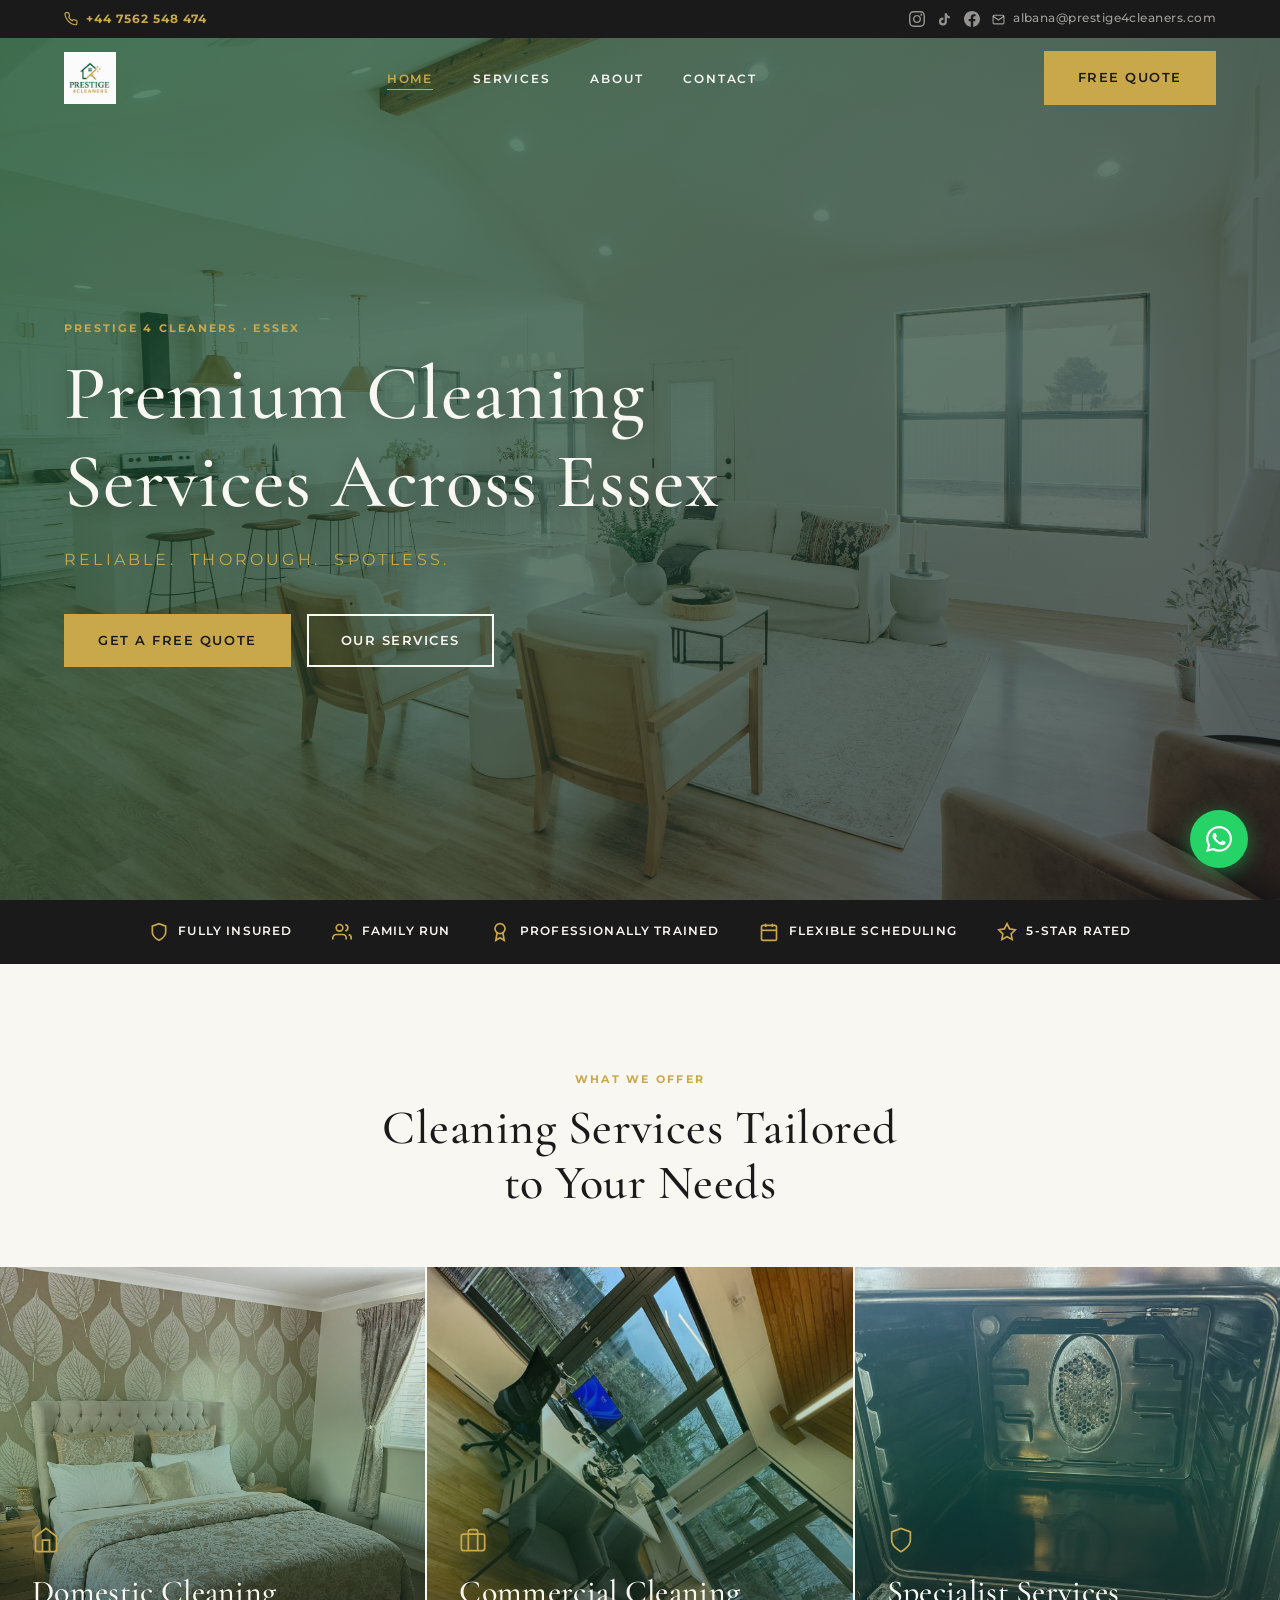
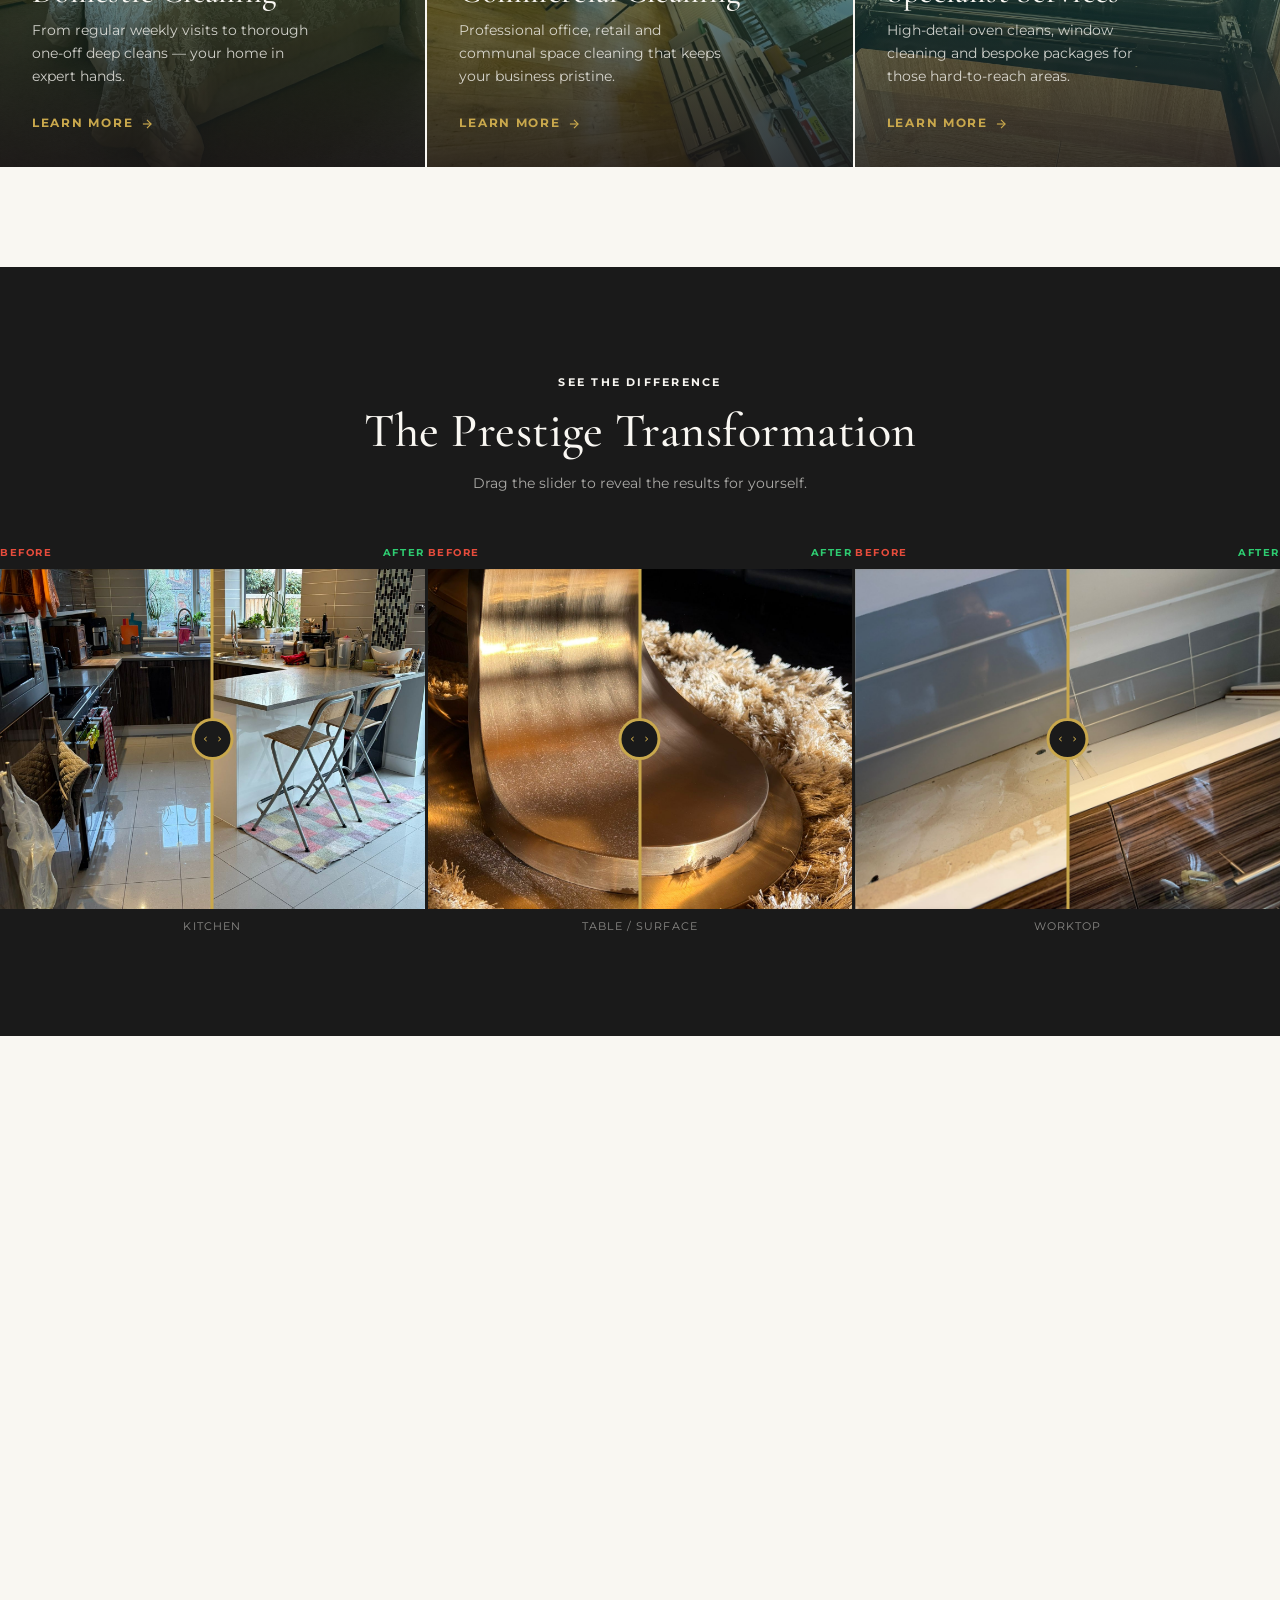
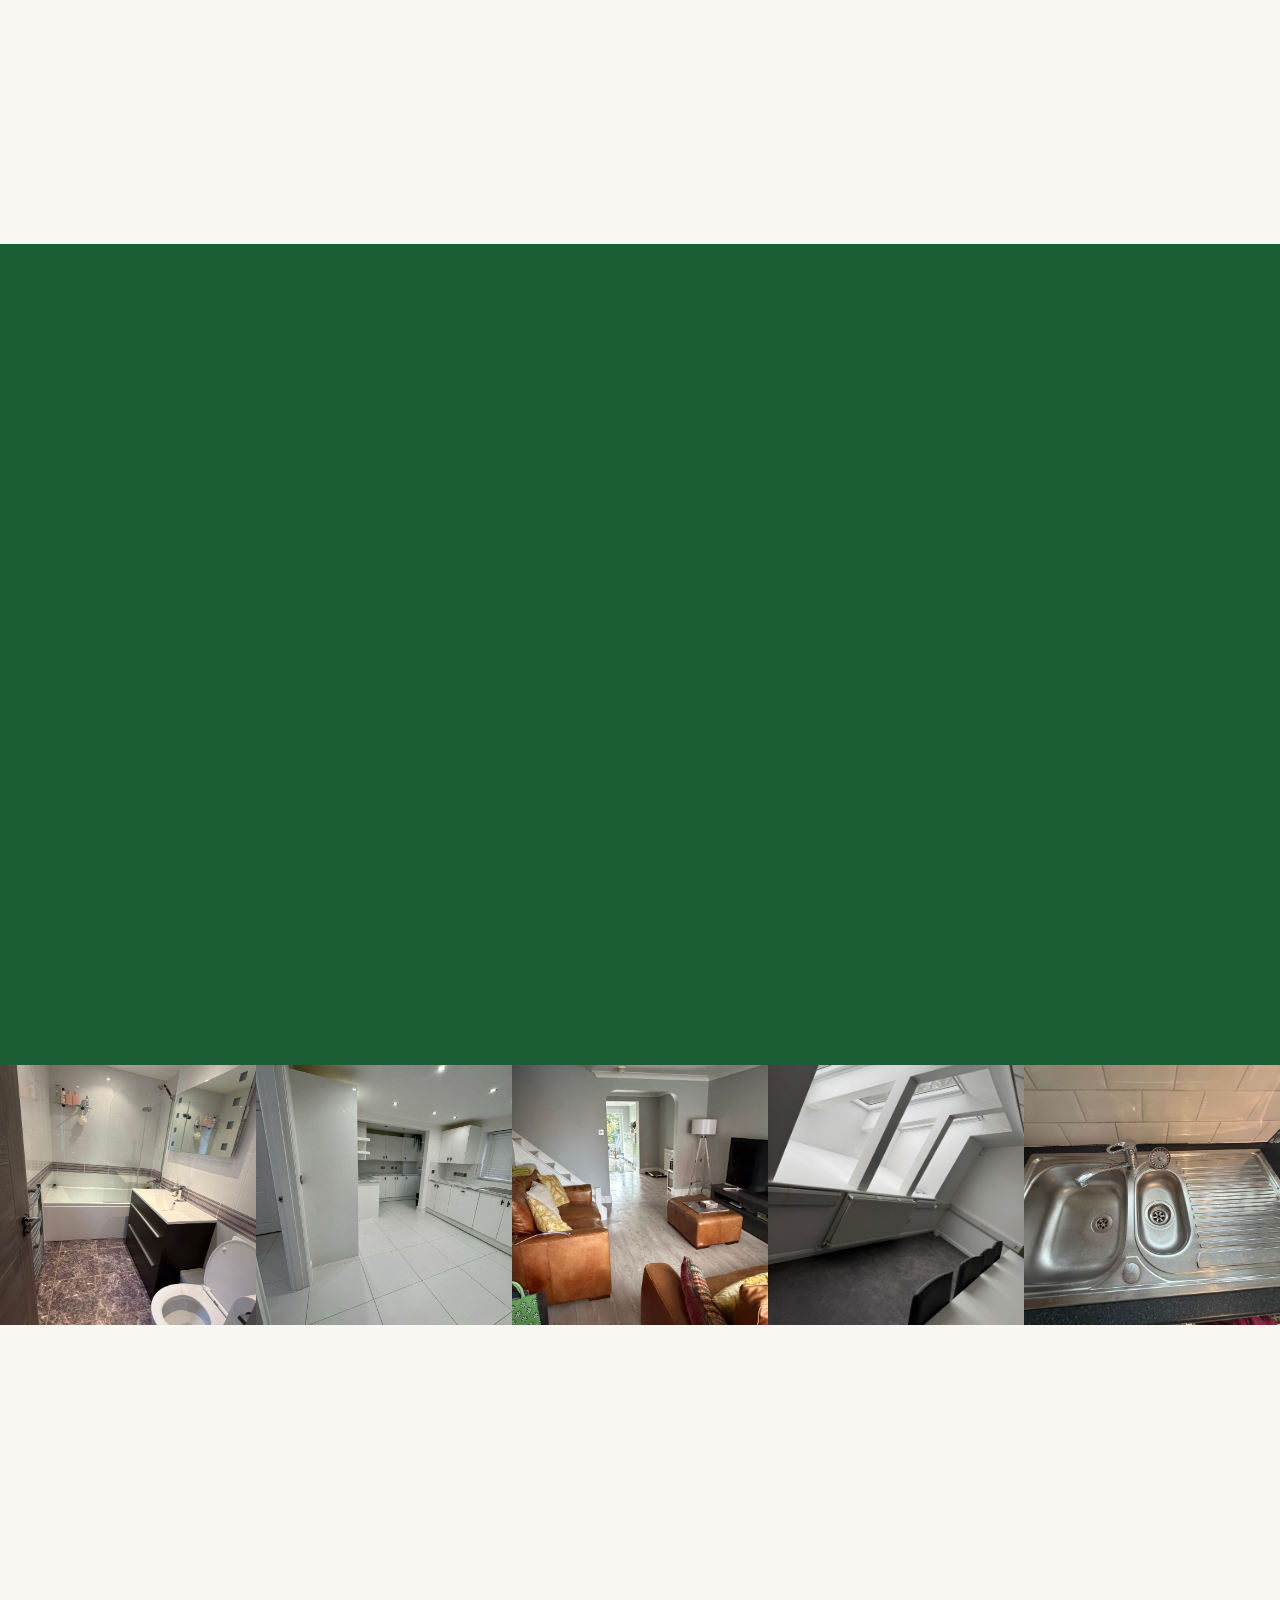
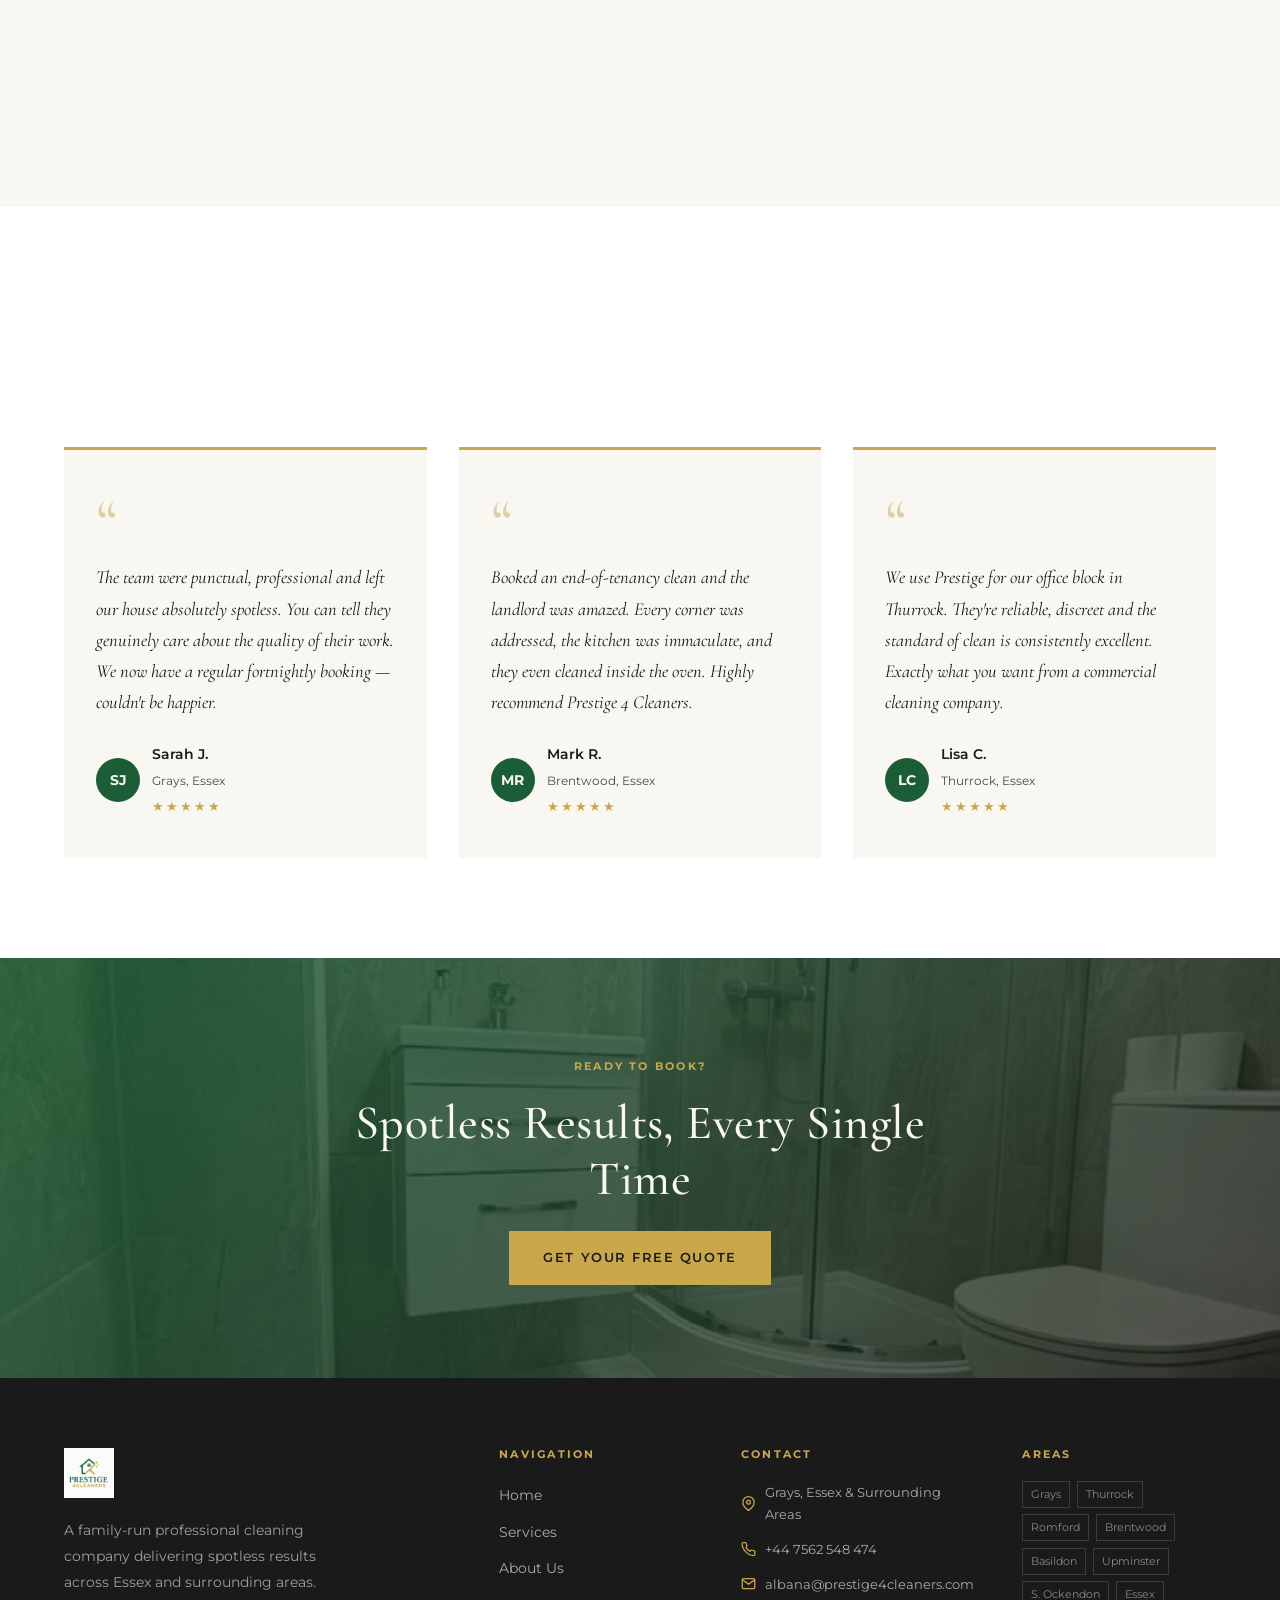
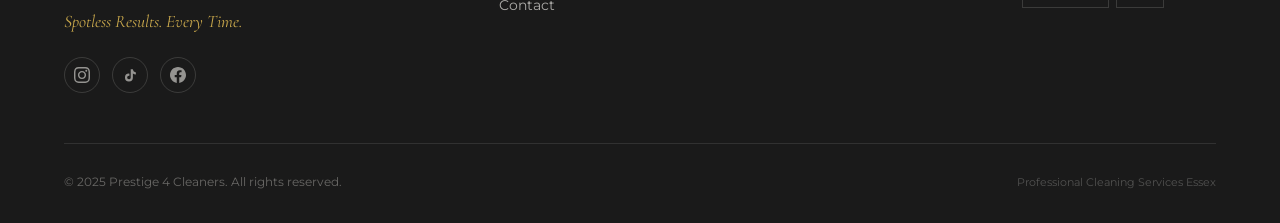
<file: index.html>
<!DOCTYPE html>
<html lang="en">
<head>
  <meta charset="UTF-8" />
  <meta name="viewport" content="width=device-width, initial-scale=1.0" />
  <meta name="description" content="Prestige 4 Cleaners — Premium professional cleaning services across Essex. Domestic, commercial and specialist cleaning you can trust." />
  <title>Prestige 4 Cleaners | Premium Cleaning Services Essex</title>
  <link rel="icon" type="image/png" href="assets/logo.png" />
  <link rel="stylesheet" href="style.css" />
  <!-- Preload hero image -->
  <link rel="preload" as="image" href="assets/hero-main.jpg" />
</head>
<body>

  <!-- Top Bar -->
  <div class="topbar" role="banner" aria-label="Contact bar">
    <div class="topbar-inner">
      <a href="tel:+447562548474" class="topbar-phone" aria-label="Call us">
        <svg width="14" height="14" viewBox="0 0 24 24" fill="none" stroke="currentColor" stroke-width="2" aria-hidden="true"><path d="M22 16.92v3a2 2 0 0 1-2.18 2 19.79 19.79 0 0 1-8.63-3.07A19.5 19.5 0 0 1 4.69 12a19.79 19.79 0 0 1-3.07-8.67A2 2 0 0 1 3.6 1.11h3a2 2 0 0 1 2 1.72 12.84 12.84 0 0 0 .7 2.81 2 2 0 0 1-.45 2.11L8.09 8.91a16 16 0 0 0 6 6l1.27-1.27a2 2 0 0 1 2.11-.45 12.84 12.84 0 0 0 2.81.7A2 2 0 0 1 22 16.92z"/></svg>
        +44 7562 548 474
      </a>
      <div class="topbar-socials">
        <a href="https://www.instagram.com/prestige4cleaners" class="topbar-social" target="_blank" rel="noopener" aria-label="Instagram">
        <svg width="16" height="16" viewBox="0 0 24 24" fill="currentColor" aria-hidden="true"><path d="M12 2.163c3.204 0 3.584.012 4.85.07 3.252.148 4.771 1.691 4.919 4.919.058 1.265.069 1.645.069 4.849 0 3.205-.012 3.584-.069 4.849-.149 3.225-1.664 4.771-4.919 4.919-1.266.058-1.644.07-4.85.07-3.204 0-3.584-.012-4.849-.07-3.26-.149-4.771-1.699-4.919-4.92-.058-1.265-.07-1.644-.07-4.849 0-3.204.013-3.583.07-4.849.149-3.227 1.664-4.771 4.919-4.919 1.266-.057 1.645-.069 4.849-.069zm0-2.163c-3.259 0-3.667.014-4.947.072-4.358.2-6.78 2.618-6.98 6.98-.059 1.281-.073 1.689-.073 4.948 0 3.259.014 3.668.072 4.948.2 4.358 2.618 6.78 6.98 6.98 1.281.058 1.689.072 4.948.072 3.259 0 3.668-.014 4.948-.072 4.354-.2 6.782-2.618 6.979-6.98.059-1.28.073-1.689.073-4.948 0-3.259-.014-3.667-.072-4.947-.196-4.354-2.617-6.78-6.979-6.98-1.281-.059-1.69-.073-4.949-.073zm0 5.838c-3.403 0-6.162 2.759-6.162 6.162s2.759 6.163 6.162 6.163 6.162-2.759 6.162-6.163c0-3.403-2.759-6.162-6.162-6.162zm0 10.162c-2.209 0-4-1.79-4-4 0-2.209 1.791-4 4-4s4 1.791 4 4c0 2.21-1.791 4-4 4zm6.406-11.845c-.796 0-1.441.645-1.441 1.44s.645 1.44 1.441 1.44c.795 0 1.439-.645 1.439-1.44s-.644-1.44-1.439-1.44z"/></svg>
        </a>
        <a href="https://www.tiktok.com/@prestige4cleaners" class="topbar-social" target="_blank" rel="noopener" aria-label="TikTok">
        <svg width="15" height="15" viewBox="0 0 24 24" fill="currentColor" aria-hidden="true"><path d="M19.59 6.69a4.83 4.83 0 0 1-3.77-4.25V2h-3.45v13.67a2.89 2.89 0 0 1-2.88 2.5 2.89 2.89 0 0 1-2.89-2.89 2.89 2.89 0 0 1 2.89-2.89c.28 0 .54.04.79.1V9.01a6.32 6.32 0 0 0-.79-.05 6.34 6.34 0 0 0-6.34 6.34 6.34 6.34 0 0 0 6.34 6.34 6.34 6.34 0 0 0 6.33-6.34V8.69a8.18 8.18 0 0 0 4.78 1.52V6.75a4.85 4.85 0 0 1-1.01-.06z"/></svg>
        </a>
        <a href="https://www.facebook.com/prestige4cleaners" class="topbar-social" target="_blank" rel="noopener" aria-label="Facebook">
        <svg width="16" height="16" viewBox="0 0 24 24" fill="currentColor" aria-hidden="true"><path d="M24 12.073c0-6.627-5.373-12-12-12s-12 5.373-12 12c0 5.99 4.388 10.954 10.125 11.854v-8.385H7.078v-3.47h3.047V9.43c0-3.007 1.792-4.669 4.533-4.669 1.312 0 2.686.235 2.686.235v2.953H15.83c-1.491 0-1.956.925-1.956 1.874v2.25h3.328l-.532 3.47h-2.796v8.385C19.612 23.027 24 18.062 24 12.073z"/></svg>
        </a>
        <a href="mailto:albana@prestige4cleaners.com" class="topbar-email" aria-label="Email us">
          <svg width="13" height="13" viewBox="0 0 24 24" fill="none" stroke="currentColor" stroke-width="2" aria-hidden="true"><path d="M4 4h16c1.1 0 2 .9 2 2v12c0 1.1-.9 2-2 2H4c-1.1 0-2-.9-2-2V6c0-1.1.9-2 2-2z"/><polyline points="22,6 12,13 2,6"/></svg>
          albana@prestige4cleaners.com
        </a>
      </div>
    </div>
  </div>

  <!-- =====================================================================
       NAVIGATION
  ====================================================================== -->
  <nav class="nav nav-transparent" role="navigation" aria-label="Main navigation">
    <div class="nav-inner">
      <a class="nav-logo" href="index.html" aria-label="Prestige 4 Cleaners home">
        <img src="assets/logo.png" alt="Prestige 4 Cleaners" />
      </a>
      <ul class="nav-links" role="list">
        <li><a href="index.html" class="active">Home</a></li>
        <li><a href="services.html">Services</a></li>
        <li><a href="about.html">About</a></li>
        <li><a href="contact.html">Contact</a></li>
      </ul>
      <a href="contact.html" class="btn btn-gold nav-cta">Free Quote</a>
      <button class="hamburger" aria-label="Open menu" aria-expanded="false" aria-controls="mobile-menu">
        <span></span><span></span><span></span>
      </button>
    </div>
  </nav>

  <!-- Mobile Menu -->
  <div class="mobile-menu" id="mobile-menu" role="dialog" aria-label="Mobile navigation">
    <a href="index.html">Home</a>
    <a href="services.html">Services</a>
    <a href="about.html">About</a>
    <a href="contact.html">Contact</a>
    <a href="contact.html" class="btn btn-gold mobile-cta">Free Quote</a>
  </div>

  <!-- =====================================================================
       HERO
  ====================================================================== -->
  <section class="hero" aria-label="Hero">
    <div class="hero-bg">
      <img src="assets/hero-main.jpg" alt="Beautifully clean open-plan living space" loading="eager" />
    </div>
    <div class="hero-overlay"></div>
    <div class="hero-content">
      <span class="section-label">Prestige 4 Cleaners · Essex</span>
      <h1>Premium Cleaning Services Across Essex</h1>
      <p class="subheadline">Reliable. &nbsp;Thorough. &nbsp;Spotless.</p>
      <div class="hero-btns">
        <a href="contact.html" class="btn btn-gold">Get a Free Quote</a>
        <a href="services.html" class="btn btn-outline">Our Services</a>
      </div>
    </div>
  </section>

  <!-- =====================================================================
       TRUST BAR
  ====================================================================== -->
  <div class="trust-bar" role="region" aria-label="Trust signals">
    <div class="container">

      <div class="trust-item">
        <svg width="20" height="20" viewBox="0 0 24 24" fill="none" stroke="currentColor" stroke-width="2" aria-hidden="true"><path d="M12 22s8-4 8-10V5l-8-3-8 3v7c0 6 8 10 8 10z"/></svg>
        <span>Fully Insured</span>
      </div>

      <div class="trust-item">
        <svg width="20" height="20" viewBox="0 0 24 24" fill="none" stroke="currentColor" stroke-width="2" aria-hidden="true"><path d="M17 21v-2a4 4 0 0 0-4-4H5a4 4 0 0 0-4 4v2"/><circle cx="9" cy="7" r="4"/><path d="M23 21v-2a4 4 0 0 0-3-3.87"/><path d="M16 3.13a4 4 0 0 1 0 7.75"/></svg>
        <span>Family Run</span>
      </div>

      <div class="trust-item">
        <svg width="20" height="20" viewBox="0 0 24 24" fill="none" stroke="currentColor" stroke-width="2" aria-hidden="true"><circle cx="12" cy="8" r="6"/><path d="M15.477 12.89L17 22l-5-3-5 3 1.523-9.11"/></svg>
        <span>Professionally Trained</span>
      </div>

      <div class="trust-item">
        <svg width="20" height="20" viewBox="0 0 24 24" fill="none" stroke="currentColor" stroke-width="2" aria-hidden="true"><rect x="3" y="4" width="18" height="18" rx="2" ry="2"/><line x1="16" y1="2" x2="16" y2="6"/><line x1="8" y1="2" x2="8" y2="6"/><line x1="3" y1="10" x2="21" y2="10"/></svg>
        <span>Flexible Scheduling</span>
      </div>

      <div class="trust-item">
        <svg width="20" height="20" viewBox="0 0 24 24" fill="none" stroke="currentColor" stroke-width="2" aria-hidden="true"><polygon points="12 2 15.09 8.26 22 9.27 17 14.14 18.18 21.02 12 17.77 5.82 21.02 7 14.14 2 9.27 8.91 8.26 12 2"/></svg>
        <span>5-Star Rated</span>
      </div>

    </div>
  </div>

  <!-- =====================================================================
       SERVICES OVERVIEW
  ====================================================================== -->
  <section class="services-overview section-pad" aria-labelledby="services-heading">
    <div class="container text-center" style="margin-bottom: 3.5rem;">
      <span class="section-label fade-up">What We Offer</span>
      <h2 id="services-heading" class="fade-up delay-1">Cleaning Services Tailored<br>to Your Needs</h2>
    </div>

    <div class="services-grid">

      <!-- Domestic -->
      <article class="service-card fade-in">
        <div class="service-card-bg">
          <img src="assets/bedroom-1.jpeg" alt="Domestic cleaning — pristine bedroom" loading="lazy" />
        </div>
        <div class="service-card-overlay"></div>
        <div class="service-card-content">
          <div class="service-card-icon">
            <svg width="28" height="28" viewBox="0 0 24 24" fill="none" stroke="currentColor" stroke-width="1.5" aria-hidden="true"><path d="M3 9l9-7 9 7v11a2 2 0 0 1-2 2H5a2 2 0 0 1-2-2z"/><polyline points="9 22 9 12 15 12 15 22"/></svg>
          </div>
          <h3>Domestic Cleaning</h3>
          <p>From regular weekly visits to thorough one-off deep cleans — your home in expert hands.</p>
          <a href="services.html#domestic" class="card-link">
            Learn More
            <svg width="14" height="14" viewBox="0 0 24 24" fill="none" stroke="currentColor" stroke-width="2" aria-hidden="true"><line x1="5" y1="12" x2="19" y2="12"/><polyline points="12 5 19 12 12 19"/></svg>
          </a>
        </div>
      </article>

      <!-- Commercial -->
      <article class="service-card fade-in delay-1">
        <div class="service-card-bg">
          <img src="assets/office-1.jpeg" alt="Commercial cleaning — spotless office" loading="lazy" />
        </div>
        <div class="service-card-overlay"></div>
        <div class="service-card-content">
          <div class="service-card-icon">
            <svg width="28" height="28" viewBox="0 0 24 24" fill="none" stroke="currentColor" stroke-width="1.5" aria-hidden="true"><rect x="2" y="7" width="20" height="14" rx="2" ry="2"/><path d="M16 21V5a2 2 0 0 0-2-2h-4a2 2 0 0 0-2 2v16"/></svg>
          </div>
          <h3>Commercial Cleaning</h3>
          <p>Professional office, retail and communal space cleaning that keeps your business pristine.</p>
          <a href="services.html#commercial" class="card-link">
            Learn More
            <svg width="14" height="14" viewBox="0 0 24 24" fill="none" stroke="currentColor" stroke-width="2" aria-hidden="true"><line x1="5" y1="12" x2="19" y2="12"/><polyline points="12 5 19 12 12 19"/></svg>
          </a>
        </div>
      </article>

      <!-- Specialist -->
      <article class="service-card fade-in delay-2">
        <div class="service-card-bg">
          <img src="assets/oven-1.jpeg" alt="Specialist cleaning — gleaming oven" loading="lazy" />
        </div>
        <div class="service-card-overlay"></div>
        <div class="service-card-content">
          <div class="service-card-icon">
            <svg width="28" height="28" viewBox="0 0 24 24" fill="none" stroke="currentColor" stroke-width="1.5" aria-hidden="true"><path d="M12 22s8-4 8-10V5l-8-3-8 3v7c0 6 8 10 8 10z"/></svg>
          </div>
          <h3>Specialist Services</h3>
          <p>High-detail oven cleans, window cleaning and bespoke packages for those hard-to-reach areas.</p>
          <a href="services.html#specialist" class="card-link">
            Learn More
            <svg width="14" height="14" viewBox="0 0 24 24" fill="none" stroke="currentColor" stroke-width="2" aria-hidden="true"><line x1="5" y1="12" x2="19" y2="12"/><polyline points="12 5 19 12 12 19"/></svg>
          </a>
        </div>
      </article>

    </div>
  </section>

  <!-- =====================================================================
       BEFORE / AFTER SLIDER
  ====================================================================== -->
  <section class="before-after-section section-pad" aria-labelledby="ba-heading">
    <div class="container text-center" style="margin-bottom: 0;">
      <span class="section-label fade-up">See the Difference</span>
      <h2 id="ba-heading" class="fade-up delay-1">The Prestige Transformation</h2>
      <p style="color: rgba(249,247,242,0.65); max-width:560px; margin: 0.75rem auto 0; font-size: 0.88rem;" class="fade-up delay-2">Drag the slider to reveal the results for yourself.</p>
    </div>

    <div class="sliders-grid">

      <!-- Kitchen -->
      <div class="ba-slider-wrap fade-up delay-1">
        <div class="ba-label-row">
          <span class="ba-label before">Before</span>
          <span class="ba-label after">After</span>
        </div>
        <div class="ba-slider" role="img" aria-label="Before and after: kitchen cleaning">
          <div class="ba-after">
            <img src="assets/kitchen-clean.jpeg" alt="Kitchen after cleaning — spotless surfaces" loading="lazy" />
          </div>
          <div class="ba-before">
            <img src="assets/kitchen-dirty.jpeg" alt="Kitchen before cleaning" loading="lazy" />
          </div>
          <div class="ba-handle" aria-hidden="true">
            <div class="ba-arrows">
              <svg width="10" height="10" viewBox="0 0 24 24" fill="currentColor"><path d="M15.41 7.41L14 6l-6 6 6 6 1.41-1.41L10.83 12z"/></svg>
              <svg width="10" height="10" viewBox="0 0 24 24" fill="currentColor"><path d="M8.59 16.59L10 18l6-6-6-6-1.41 1.41L13.17 12z"/></svg>
            </div>
          </div>
        </div>
        <p style="color:rgba(249,247,242,0.5); font-size:0.7rem; text-align:center; margin-top:8px; letter-spacing:0.1em; text-transform:uppercase;">Kitchen</p>
      </div>

      <!-- Table -->
      <div class="ba-slider-wrap fade-up delay-2">
        <div class="ba-label-row">
          <span class="ba-label before">Before</span>
          <span class="ba-label after">After</span>
        </div>
        <div class="ba-slider" role="img" aria-label="Before and after: table cleaning">
          <div class="ba-after">
            <img src="assets/table-clean.jpeg" alt="Table after cleaning" loading="lazy" />
          </div>
          <div class="ba-before">
            <img src="assets/table-dirty.jpeg" alt="Table before cleaning" loading="lazy" />
          </div>
          <div class="ba-handle" aria-hidden="true">
            <div class="ba-arrows">
              <svg width="10" height="10" viewBox="0 0 24 24" fill="currentColor"><path d="M15.41 7.41L14 6l-6 6 6 6 1.41-1.41L10.83 12z"/></svg>
              <svg width="10" height="10" viewBox="0 0 24 24" fill="currentColor"><path d="M8.59 16.59L10 18l6-6-6-6-1.41 1.41L13.17 12z"/></svg>
            </div>
          </div>
        </div>
        <p style="color:rgba(249,247,242,0.5); font-size:0.7rem; text-align:center; margin-top:8px; letter-spacing:0.1em; text-transform:uppercase;">Table / Surface</p>
      </div>

      <!-- Worktop -->
      <div class="ba-slider-wrap fade-up delay-3">
        <div class="ba-label-row">
          <span class="ba-label before">Before</span>
          <span class="ba-label after">After</span>
        </div>
        <div class="ba-slider" role="img" aria-label="Before and after: worktop cleaning">
          <div class="ba-after">
            <img src="assets/top-clean.jpeg" alt="Worktop after cleaning" loading="lazy" />
          </div>
          <div class="ba-before">
            <img src="assets/top-dirty.jpeg" alt="Worktop before cleaning" loading="lazy" />
          </div>
          <div class="ba-handle" aria-hidden="true">
            <div class="ba-arrows">
              <svg width="10" height="10" viewBox="0 0 24 24" fill="currentColor"><path d="M15.41 7.41L14 6l-6 6 6 6 1.41-1.41L10.83 12z"/></svg>
              <svg width="10" height="10" viewBox="0 0 24 24" fill="currentColor"><path d="M8.59 16.59L10 18l6-6-6-6-1.41 1.41L13.17 12z"/></svg>
            </div>
          </div>
        </div>
        <p style="color:rgba(249,247,242,0.5); font-size:0.7rem; text-align:center; margin-top:8px; letter-spacing:0.1em; text-transform:uppercase;">Worktop</p>
      </div>

    </div>
  </section>

  <!-- =====================================================================
       ABOUT TEASER
  ====================================================================== -->
  <section class="about-teaser section-pad" aria-labelledby="about-teaser-heading">
    <div class="split-layout">
      <div class="split-image fade-in">
        <img src="assets/kitchen-1.jpeg" alt="Professionally cleaned kitchen by Prestige 4 Cleaners" loading="lazy" />
      </div>
      <div class="split-text fade-up delay-1">
        <span class="section-label">Our Ethos</span>
        <h2 id="about-teaser-heading">We Treat Every Property As If It Were Our Own</h2>
        <p>Prestige 4 Cleaners is a family-run business built on values that matter: reliability, attention to detail, and genuine care for every client. From the very first clean, you'll notice the difference that a personal, professional approach makes.</p>
        <p>We don't cut corners. We don't rush through rooms. We work methodically, bringing the same standards to every home and workplace we visit — because your trust means everything to us.</p>
        <a href="about.html" class="btn btn-outline-gold">Learn Our Story</a>
      </div>
    </div>
  </section>

  <!-- =====================================================================
       WHY CHOOSE US
  ====================================================================== -->
  <section class="why-us section-pad" aria-labelledby="why-heading">
    <div class="container">
      <span class="section-label fade-up">Why Prestige</span>
      <h2 id="why-heading" class="fade-up delay-1">Six Reasons to Choose Us</h2>
      <div class="why-grid">

        <div class="why-item fade-up delay-1">
          <div class="why-icon">
            <svg width="20" height="20" viewBox="0 0 24 24" fill="none" stroke="currentColor" stroke-width="2" aria-hidden="true"><path d="M12 22s8-4 8-10V5l-8-3-8 3v7c0 6 8 10 8 10z"/></svg>
          </div>
          <h4>Fully Insured &amp; Reliable</h4>
          <p>Complete peace of mind. Every clean is covered, every promise is kept.</p>
        </div>

        <div class="why-item fade-up delay-2">
          <div class="why-icon">
            <svg width="20" height="20" viewBox="0 0 24 24" fill="none" stroke="currentColor" stroke-width="2" aria-hidden="true"><circle cx="12" cy="8" r="6"/><path d="M15.477 12.89L17 22l-5-3-5 3 1.523-9.11"/></svg>
          </div>
          <h4>Professionally Trained</h4>
          <p>Our team is trained to the highest standards using the best products and techniques.</p>
        </div>

        <div class="why-item fade-up delay-3">
          <div class="why-icon">
            <svg width="20" height="20" viewBox="0 0 24 24" fill="none" stroke="currentColor" stroke-width="2" aria-hidden="true"><rect x="3" y="4" width="18" height="18" rx="2" ry="2"/><line x1="16" y1="2" x2="16" y2="6"/><line x1="8" y1="2" x2="8" y2="6"/><line x1="3" y1="10" x2="21" y2="10"/></svg>
          </div>
          <h4>Flexible Scheduling</h4>
          <p>We work around your routine — weekly, fortnightly, or whenever you need us.</p>
        </div>

        <div class="why-item fade-up delay-1">
          <div class="why-icon">
            <svg width="20" height="20" viewBox="0 0 24 24" fill="currentColor" aria-hidden="true"><text x="12" y="17" text-anchor="middle" font-size="16" font-family="Arial, sans-serif" font-weight="bold">£</text></svg>
          </div>
          <h4>Transparent Pricing</h4>
          <p>No hidden fees, no surprises. Fair, competitive rates for premium results.</p>
        </div>

        <div class="why-item fade-up delay-2">
          <div class="why-icon">
            <svg width="20" height="20" viewBox="0 0 24 24" fill="none" stroke="currentColor" stroke-width="2" aria-hidden="true"><polygon points="12 2 15.09 8.26 22 9.27 17 14.14 18.18 21.02 12 17.77 5.82 21.02 7 14.14 2 9.27 8.91 8.26 12 2"/></svg>
          </div>
          <h4>5-Star Rated</h4>
          <p>Our clients speak for us. Consistently exceptional reviews from homeowners and businesses.</p>
        </div>

        <div class="why-item fade-up delay-3">
          <div class="why-icon">
            <svg width="20" height="20" viewBox="0 0 24 24" fill="none" stroke="currentColor" stroke-width="2" aria-hidden="true"><path d="M17 21v-2a4 4 0 0 0-4-4H5a4 4 0 0 0-4 4v2"/><circle cx="9" cy="7" r="4"/><path d="M23 21v-2a4 4 0 0 0-3-3.87"/><path d="M16 3.13a4 4 0 0 1 0 7.75"/></svg>
          </div>
          <h4>Family-Run Service</h4>
          <p>Personal, warm and trustworthy — because we treat your space like it's our own.</p>
        </div>

      </div>
    </div>
  </section>

  <!-- =====================================================================
       IMAGE GALLERY STRIP
  ====================================================================== -->
  <section aria-label="Gallery" style="display:grid; grid-template-columns: repeat(5, 1fr); height: 260px; overflow: hidden;">
    <div style="overflow:hidden;"><img src="assets/bathroom-1.jpeg" alt="Clean bathroom" style="object-fit:cover; width:100%; height:260px; transition:transform 0.6s;" onmouseenter="this.style.transform='scale(1.06)'" onmouseleave="this.style.transform='scale(1)'" loading="lazy" /></div>
    <div style="overflow:hidden;"><img src="assets/kitchen-5.jpeg" alt="Sparkling kitchen" style="object-fit:cover; width:100%; height:260px; transition:transform 0.6s;" onmouseenter="this.style.transform='scale(1.06)'" onmouseleave="this.style.transform='scale(1)'" loading="lazy" /></div>
    <div style="overflow:hidden;"><img src="assets/living-3.jpeg" alt="Immaculate living room" style="object-fit:cover; width:100%; height:260px; transition:transform 0.6s;" onmouseenter="this.style.transform='scale(1.06)'" onmouseleave="this.style.transform='scale(1)'" loading="lazy" /></div>
    <div style="overflow:hidden;"><img src="assets/office-2.jpeg" alt="Clean office" style="object-fit:cover; width:100%; height:260px; transition:transform 0.6s;" onmouseenter="this.style.transform='scale(1.06)'" onmouseleave="this.style.transform='scale(1)'" loading="lazy" /></div>
    <div style="overflow:hidden;"><img src="assets/sink-1.jpeg" alt="Gleaming sink" style="object-fit:cover; width:100%; height:260px; transition:transform 0.6s;" onmouseenter="this.style.transform='scale(1.06)'" onmouseleave="this.style.transform='scale(1)'" loading="lazy" /></div>
  </section>

  <!-- =====================================================================
       AREAS WE COVER
  ====================================================================== -->
  <section class="areas section-pad" aria-labelledby="areas-heading">
    <div class="container">
      <span class="section-label fade-up">Where We Work</span>
      <h2 id="areas-heading" class="fade-up delay-1">Areas We Cover</h2>
      <div class="areas-tags fade-up delay-2">
        <span class="area-tag">Grays</span>
        <span class="area-tag">Thurrock</span>
        <span class="area-tag">Romford</span>
        <span class="area-tag">Brentwood</span>
        <span class="area-tag">Basildon</span>
        <span class="area-tag">Upminster</span>
        <span class="area-tag">South Ockendon</span>
        <span class="area-tag">Surrounding Essex</span>
      </div>
      <p class="areas-note fade-up delay-3">Not sure if we cover your area? <a href="contact.html" style="color: var(--green); font-weight: 600;">Just get in touch</a> — we're always happy to help.</p>
    </div>
  </section>

  <!-- =====================================================================
       TESTIMONIALS
  ====================================================================== -->
  <section class="testimonials section-pad" aria-labelledby="testimonials-heading">
    <div class="container">
      <span class="section-label fade-up">Client Stories</span>
      <h2 id="testimonials-heading" class="fade-up delay-1">What Our Clients Say</h2>
      <div class="testimonials-grid">

        <div class="testimonial-card fade-up delay-1">
          <div class="quote-mark">&ldquo;</div>
          <blockquote>The team were punctual, professional and left our house absolutely spotless. You can tell they genuinely care about the quality of their work. We now have a regular fortnightly booking — couldn't be happier.</blockquote>
          <div class="testimonial-author">
            <div class="author-avatar">SJ</div>
            <div class="author-info">
              <strong>Sarah J.</strong>
              <span>Grays, Essex</span>
              <div class="star-rating">★★★★★</div>
            </div>
          </div>
        </div>

        <div class="testimonial-card fade-up delay-2">
          <div class="quote-mark">&ldquo;</div>
          <blockquote>Booked an end-of-tenancy clean and the landlord was amazed. Every corner was addressed, the kitchen was immaculate, and they even cleaned inside the oven. Highly recommend Prestige 4 Cleaners.</blockquote>
          <div class="testimonial-author">
            <div class="author-avatar">MR</div>
            <div class="author-info">
              <strong>Mark R.</strong>
              <span>Brentwood, Essex</span>
              <div class="star-rating">★★★★★</div>
            </div>
          </div>
        </div>

        <div class="testimonial-card fade-up delay-3">
          <div class="quote-mark">&ldquo;</div>
          <blockquote>We use Prestige for our office block in Thurrock. They're reliable, discreet and the standard of clean is consistently excellent. Exactly what you want from a commercial cleaning company.</blockquote>
          <div class="testimonial-author">
            <div class="author-avatar">LC</div>
            <div class="author-info">
              <strong>Lisa C.</strong>
              <span>Thurrock, Essex</span>
              <div class="star-rating">★★★★★</div>
            </div>
          </div>
        </div>

      </div>
    </div>
  </section>

  <!-- =====================================================================
       FULL-BLEED CTA BANNER
  ====================================================================== -->
  <section style="position:relative; height: 420px; overflow:hidden; display:flex; align-items:center; justify-content:center; text-align:center;" aria-labelledby="cta-banner-heading">
    <div style="position:absolute; inset:0;">
      <img src="assets/bathroom-2.jpeg" alt="Spotlessly clean bathroom" style="width:100%; height:100%; object-fit:cover;" loading="lazy" />
      <div style="position:absolute; inset:0; background: linear-gradient(135deg, rgba(27,94,53,0.82), rgba(26,26,26,0.72));"></div>
    </div>
    <div style="position:relative; z-index:2; padding: 2rem;">
      <span class="section-label">Ready to Book?</span>
      <h2 id="cta-banner-heading" style="color: var(--cream); max-width: 640px; margin: 0.5rem auto 1.5rem;" class="fade-up">Spotless Results, Every Single Time</h2>
      <a href="contact.html" class="btn btn-gold fade-up delay-1">Get Your Free Quote</a>
    </div>
  </section>

  <!-- =====================================================================
       FOOTER
  ====================================================================== -->
  <footer class="footer" role="contentinfo">
    <div class="container">
      <div class="footer-grid">

        <div class="footer-brand">
          <div class="footer-logo">
            <img src="assets/logo.png" alt="Prestige 4 Cleaners" />
          </div>
          <p>A family-run professional cleaning company delivering spotless results across Essex and surrounding areas.</p>
          <span class="footer-tagline">Spotless Results. Every Time.</span>
          <div class="footer-socials">
            <a href="https://www.instagram.com/prestige4cleaners" class="footer-social" target="_blank" rel="noopener" aria-label="Instagram">
        <svg width="16" height="16" viewBox="0 0 24 24" fill="currentColor" aria-hidden="true"><path d="M12 2.163c3.204 0 3.584.012 4.85.07 3.252.148 4.771 1.691 4.919 4.919.058 1.265.069 1.645.069 4.849 0 3.205-.012 3.584-.069 4.849-.149 3.225-1.664 4.771-4.919 4.919-1.266.058-1.644.07-4.85.07-3.204 0-3.584-.012-4.849-.07-3.26-.149-4.771-1.699-4.919-4.92-.058-1.265-.07-1.644-.07-4.849 0-3.204.013-3.583.07-4.849.149-3.227 1.664-4.771 4.919-4.919 1.266-.057 1.645-.069 4.849-.069zm0-2.163c-3.259 0-3.667.014-4.947.072-4.358.2-6.78 2.618-6.98 6.98-.059 1.281-.073 1.689-.073 4.948 0 3.259.014 3.668.072 4.948.2 4.358 2.618 6.78 6.98 6.98 1.281.058 1.689.072 4.948.072 3.259 0 3.668-.014 4.948-.072 4.354-.2 6.782-2.618 6.979-6.98.059-1.28.073-1.689.073-4.948 0-3.259-.014-3.667-.072-4.947-.196-4.354-2.617-6.78-6.979-6.98-1.281-.059-1.69-.073-4.949-.073zm0 5.838c-3.403 0-6.162 2.759-6.162 6.162s2.759 6.163 6.162 6.163 6.162-2.759 6.162-6.163c0-3.403-2.759-6.162-6.162-6.162zm0 10.162c-2.209 0-4-1.79-4-4 0-2.209 1.791-4 4-4s4 1.791 4 4c0 2.21-1.791 4-4 4zm6.406-11.845c-.796 0-1.441.645-1.441 1.44s.645 1.44 1.441 1.44c.795 0 1.439-.645 1.439-1.44s-.644-1.44-1.439-1.44z"/></svg>
            </a>
            <a href="https://www.tiktok.com/@prestige4cleaners" class="footer-social" target="_blank" rel="noopener" aria-label="TikTok">
        <svg width="15" height="15" viewBox="0 0 24 24" fill="currentColor" aria-hidden="true"><path d="M19.59 6.69a4.83 4.83 0 0 1-3.77-4.25V2h-3.45v13.67a2.89 2.89 0 0 1-2.88 2.5 2.89 2.89 0 0 1-2.89-2.89 2.89 2.89 0 0 1 2.89-2.89c.28 0 .54.04.79.1V9.01a6.32 6.32 0 0 0-.79-.05 6.34 6.34 0 0 0-6.34 6.34 6.34 6.34 0 0 0 6.34 6.34 6.34 6.34 0 0 0 6.33-6.34V8.69a8.18 8.18 0 0 0 4.78 1.52V6.75a4.85 4.85 0 0 1-1.01-.06z"/></svg>
            </a>
            <a href="https://www.facebook.com/prestige4cleaners" class="footer-social" target="_blank" rel="noopener" aria-label="Facebook">
        <svg width="16" height="16" viewBox="0 0 24 24" fill="currentColor" aria-hidden="true"><path d="M24 12.073c0-6.627-5.373-12-12-12s-12 5.373-12 12c0 5.99 4.388 10.954 10.125 11.854v-8.385H7.078v-3.47h3.047V9.43c0-3.007 1.792-4.669 4.533-4.669 1.312 0 2.686.235 2.686.235v2.953H15.83c-1.491 0-1.956.925-1.956 1.874v2.25h3.328l-.532 3.47h-2.796v8.385C19.612 23.027 24 18.062 24 12.073z"/></svg>
            </a>
          </div>
        </div>

        <div>
          <h4>Navigation</h4>
          <ul class="footer-links">
            <li><a href="index.html">Home</a></li>
            <li><a href="services.html">Services</a></li>
            <li><a href="about.html">About Us</a></li>
            <li><a href="contact.html">Contact</a></li>
          </ul>
        </div>

        <div>
          <h4>Contact</h4>
          <div class="footer-contact-items">
            <div class="footer-contact-item">
              <svg width="15" height="15" viewBox="0 0 24 24" fill="none" stroke="currentColor" stroke-width="2" aria-hidden="true"><path d="M21 10c0 7-9 13-9 13s-9-6-9-13a9 9 0 0 1 18 0z"/><circle cx="12" cy="10" r="3"/></svg>
              <span>Grays, Essex &amp; Surrounding Areas</span>
            </div>
            <div class="footer-contact-item">
              <svg width="15" height="15" viewBox="0 0 24 24" fill="none" stroke="currentColor" stroke-width="2" aria-hidden="true"><path d="M22 16.92v3a2 2 0 0 1-2.18 2 19.79 19.79 0 0 1-8.63-3.07A19.5 19.5 0 0 1 4.69 12a19.79 19.79 0 0 1-3.07-8.67A2 2 0 0 1 3.6 1.11h3a2 2 0 0 1 2 1.72 12.84 12.84 0 0 0 .7 2.81 2 2 0 0 1-.45 2.11L8.09 8.91a16 16 0 0 0 6 6l1.27-1.27a2 2 0 0 1 2.11-.45 12.84 12.84 0 0 0 2.81.7A2 2 0 0 1 22 16.92z"/></svg>
              <span>+44 7562 548 474</span>
            </div>
            <div class="footer-contact-item">
              <svg width="15" height="15" viewBox="0 0 24 24" fill="none" stroke="currentColor" stroke-width="2" aria-hidden="true"><path d="M4 4h16c1.1 0 2 .9 2 2v12c0 1.1-.9 2-2 2H4c-1.1 0-2-.9-2-2V6c0-1.1.9-2 2-2z"/><polyline points="22,6 12,13 2,6"/></svg>
              <a href="mailto:albana@prestige4cleaners.com" style="color:inherit;">albana@prestige4cleaners.com</a>
            </div>
          </div>
        </div>

        <div>
          <h4>Areas</h4>
          <div class="footer-areas">
            <span class="footer-area-tag">Grays</span>
            <span class="footer-area-tag">Thurrock</span>
            <span class="footer-area-tag">Romford</span>
            <span class="footer-area-tag">Brentwood</span>
            <span class="footer-area-tag">Basildon</span>
            <span class="footer-area-tag">Upminster</span>
            <span class="footer-area-tag">S. Ockendon</span>
            <span class="footer-area-tag">Essex</span>
          </div>
        </div>

      </div>

      <div class="footer-bottom">
        <p>&copy; 2025 Prestige 4 Cleaners. All rights reserved.</p>
        <p style="color: rgba(249,247,242,0.25); font-size: 0.7rem;">Professional Cleaning Services Essex</p>
      </div>
    </div>
  </footer>

  <script src="script.js"></script>

  <!-- WhatsApp Sticky Button -->
  <a href="https://wa.me/447562548474" class="whatsapp-float" target="_blank" rel="noopener" aria-label="Chat with us on WhatsApp">
    <svg width="26" height="26" viewBox="0 0 24 24" fill="currentColor" aria-hidden="true"><path d="M17.472 14.382c-.297-.149-1.758-.867-2.03-.967-.273-.099-.471-.148-.67.15-.197.297-.767.966-.94 1.164-.173.199-.347.223-.644.075-.297-.15-1.255-.463-2.39-1.475-.883-.788-1.48-1.761-1.653-2.059-.173-.297-.018-.458.13-.606.134-.133.298-.347.446-.52.149-.174.198-.298.298-.497.099-.198.05-.371-.025-.52-.075-.149-.669-1.612-.916-2.207-.242-.579-.487-.5-.669-.51-.173-.008-.371-.01-.57-.01-.198 0-.52.074-.792.372-.272.297-1.04 1.016-1.04 2.479 0 1.462 1.065 2.875 1.213 3.074.149.198 2.096 3.2 5.077 4.487.709.306 1.262.489 1.694.625.712.227 1.36.195 1.871.118.571-.085 1.758-.719 2.006-1.413.248-.694.248-1.289.173-1.413-.074-.124-.272-.198-.57-.347m-5.421 7.403h-.004a9.87 9.87 0 0 1-5.031-1.378l-.361-.214-3.741.982.998-3.648-.235-.374a9.86 9.86 0 0 1-1.51-5.26c.001-5.45 4.436-9.884 9.888-9.884 2.64 0 5.122 1.03 6.988 2.898a9.825 9.825 0 0 1 2.893 6.994c-.003 5.45-4.437 9.884-9.885 9.884m8.413-18.297A11.815 11.815 0 0 0 12.05 0C5.495 0 .16 5.335.157 11.892c0 2.096.547 4.142 1.588 5.945L.057 24l6.305-1.654a11.882 11.882 0 0 0 5.683 1.448h.005c6.554 0 11.89-5.335 11.893-11.893a11.821 11.821 0 0 0-3.48-8.413z"/></svg>
  </a>

</body>
</html>
</file>
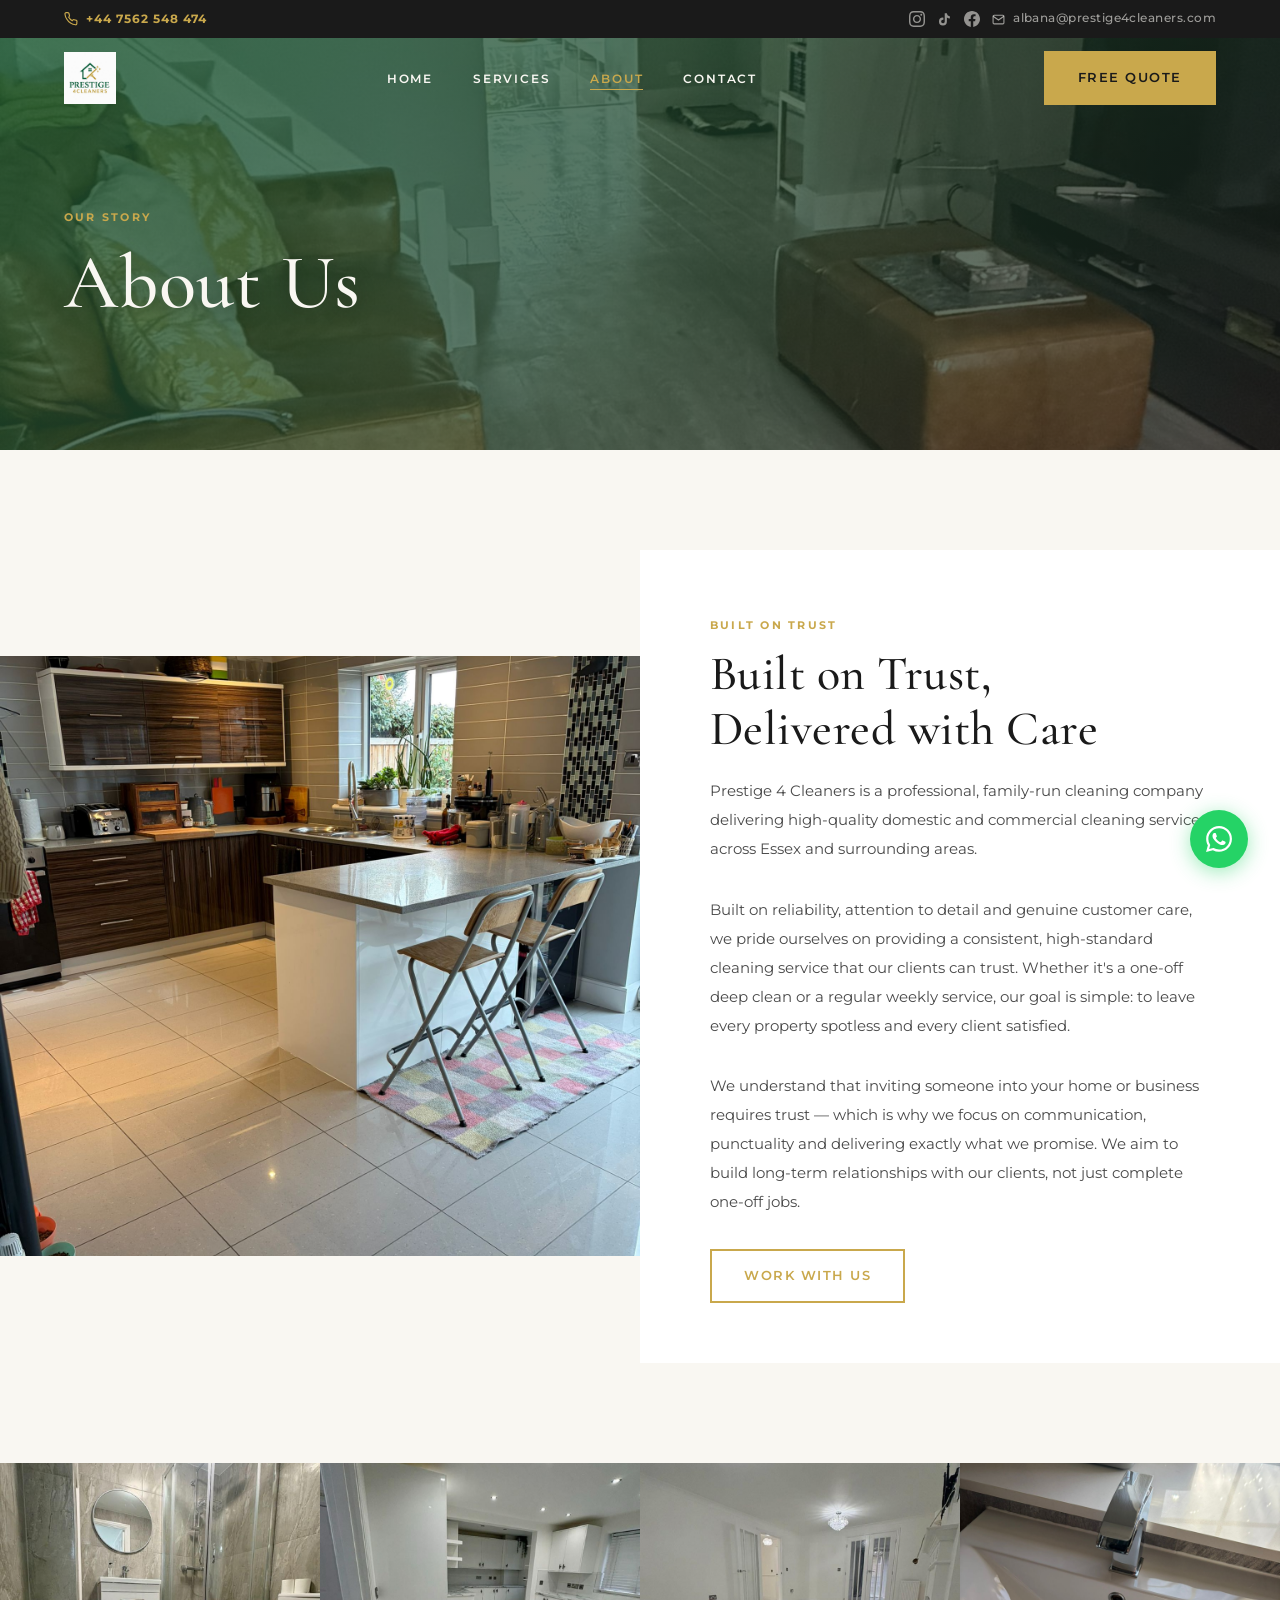
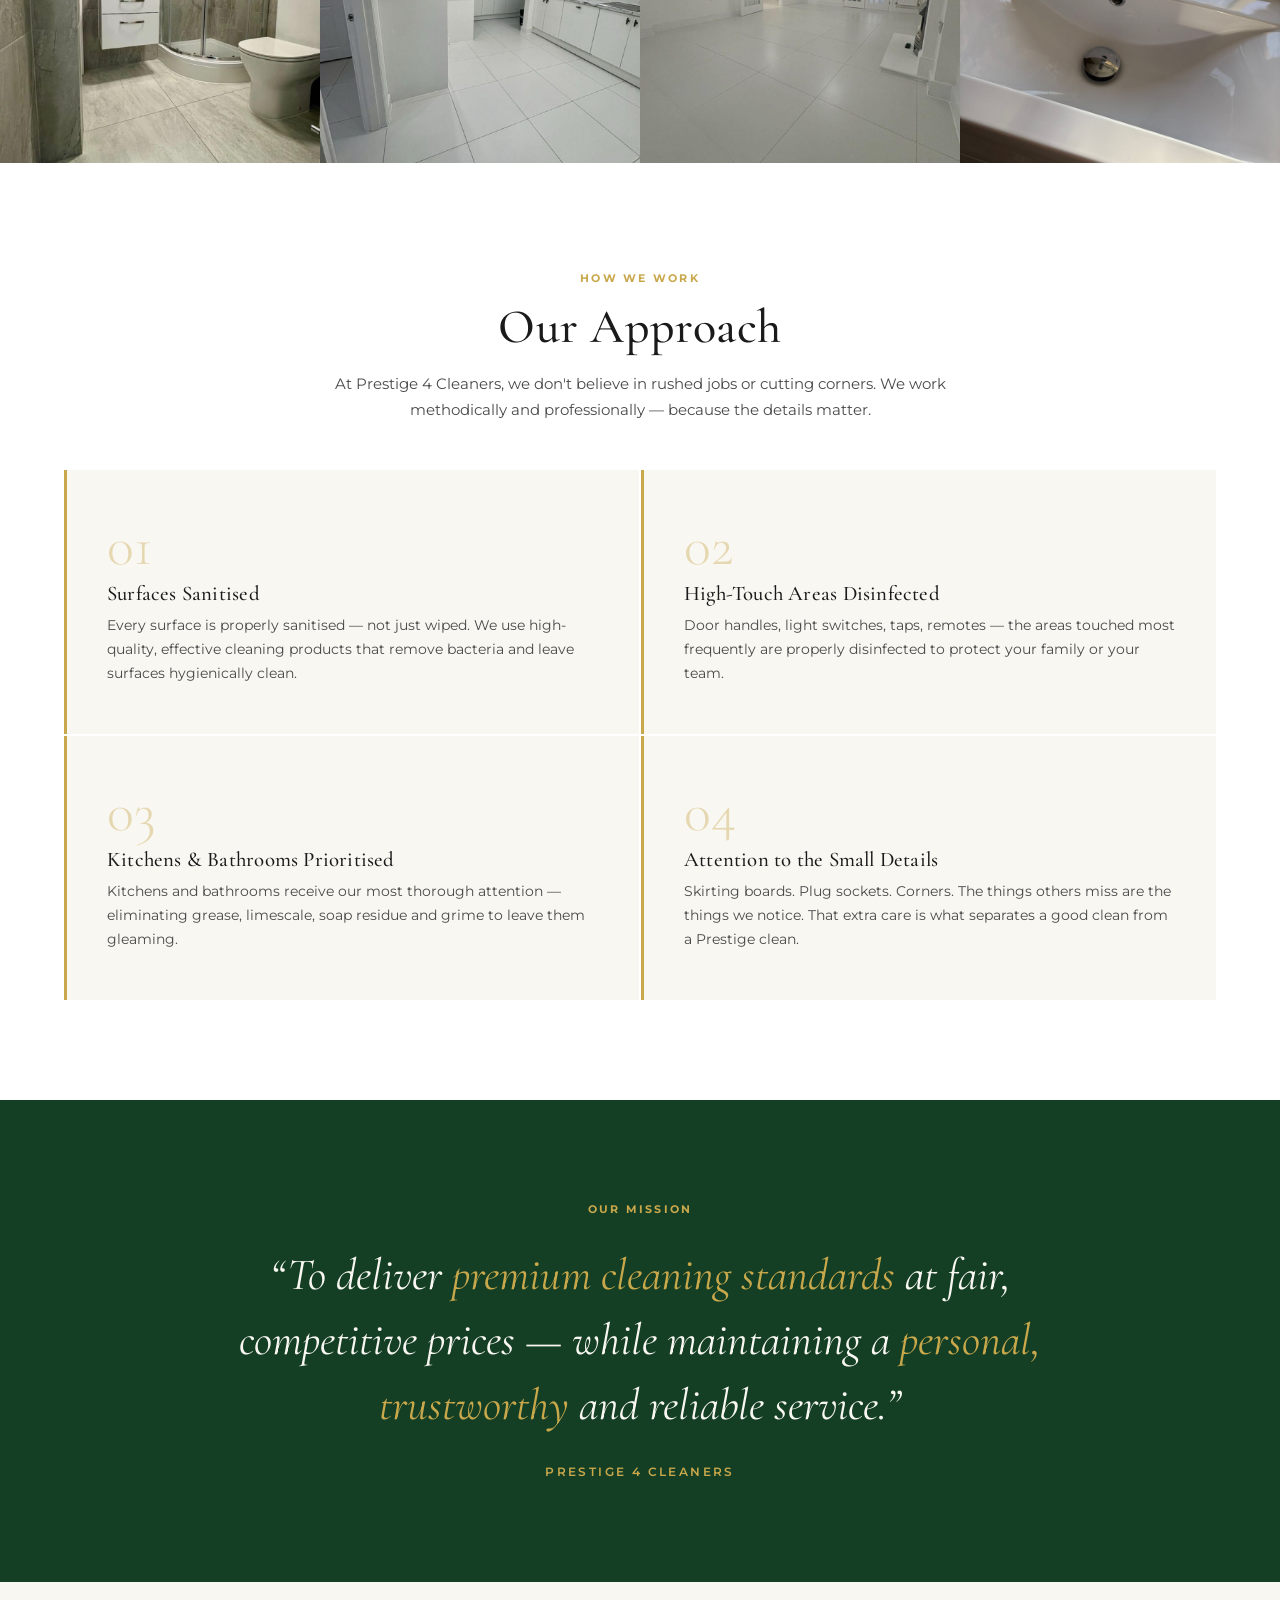
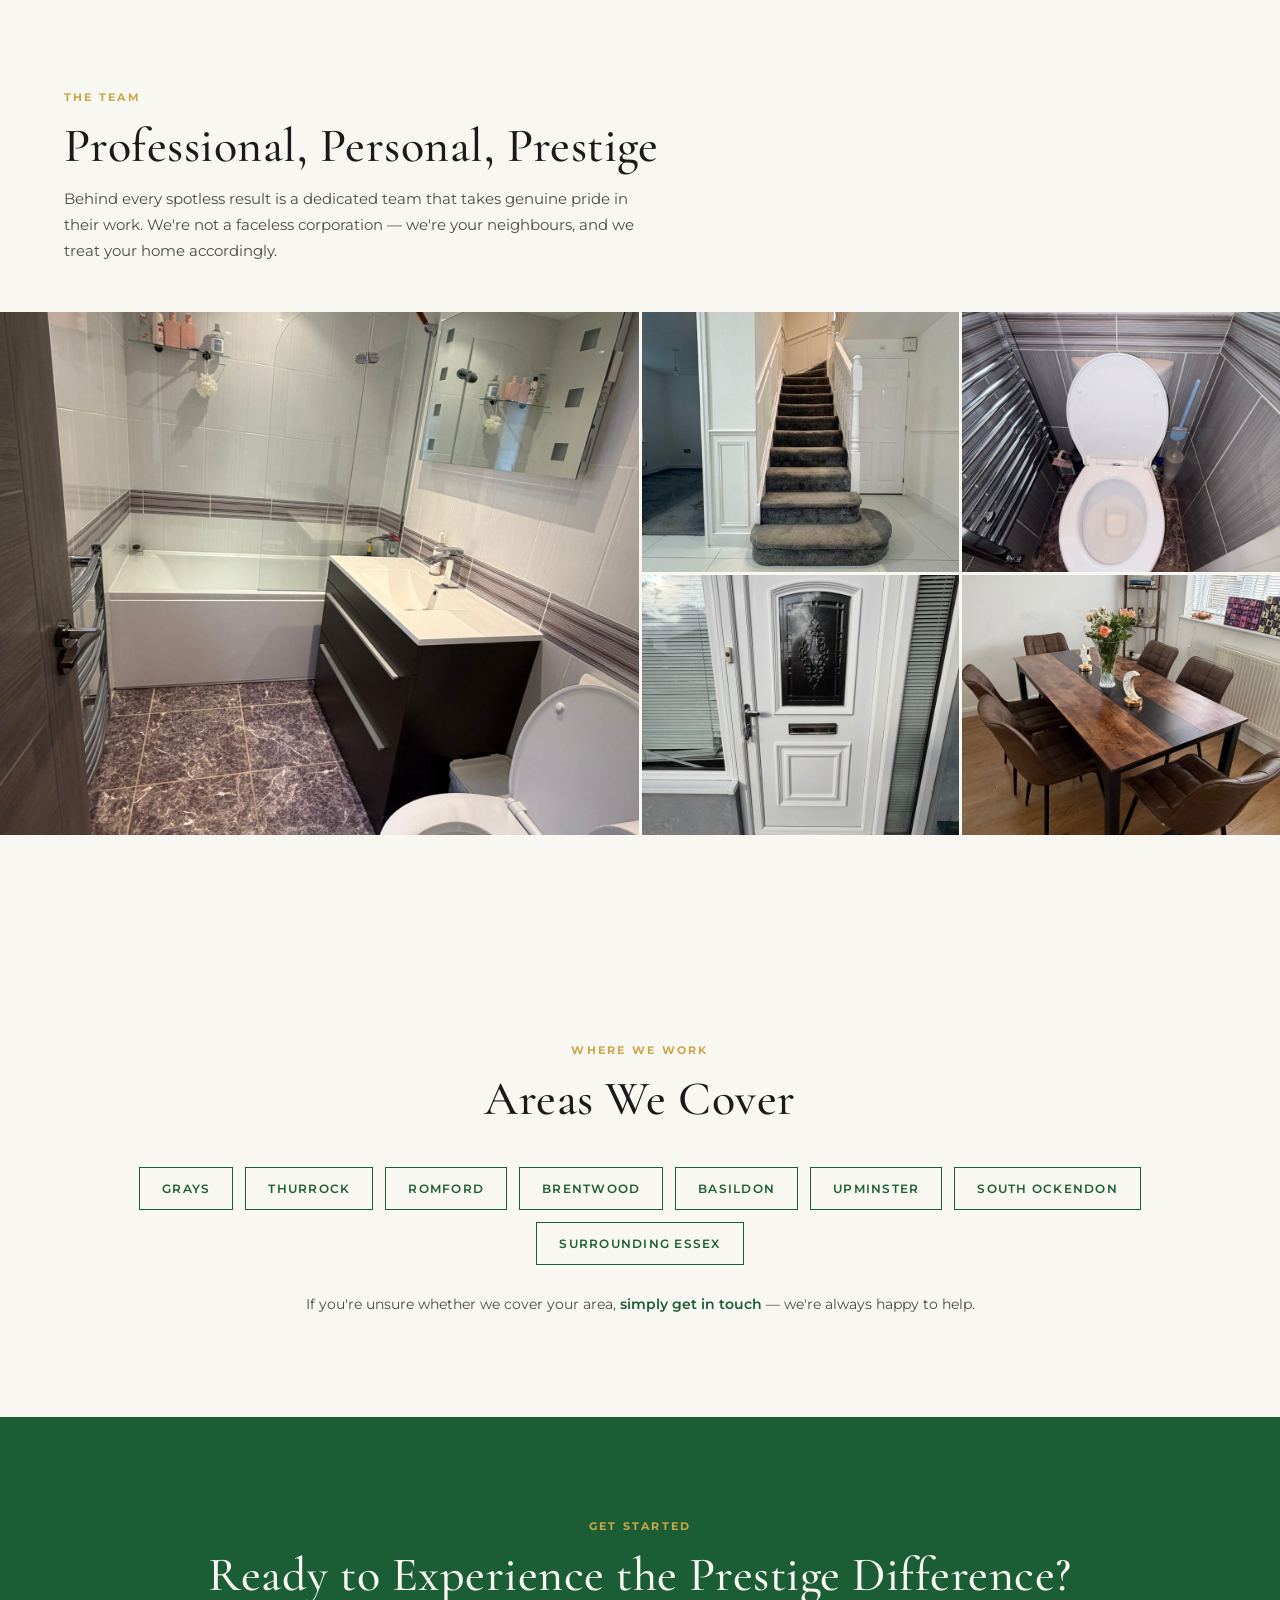
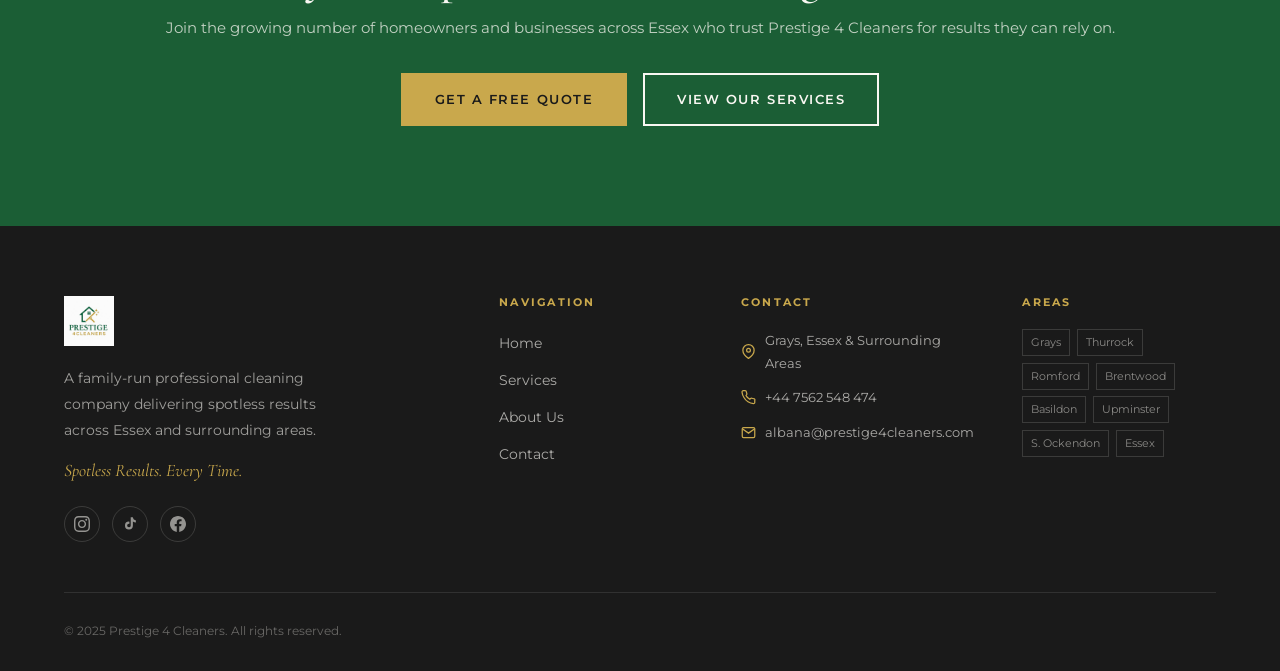
<file: about.html>
<!DOCTYPE html>
<html lang="en">
<head>
  <meta charset="UTF-8" />
  <meta name="viewport" content="width=device-width, initial-scale=1.0" />
  <meta name="description" content="About Prestige 4 Cleaners — a family-run professional cleaning company built on trust, reliability and genuine care for every client across Essex." />
  <title>About Us | Prestige 4 Cleaners</title>
  <link rel="icon" type="image/png" href="assets/logo.png" />
  <link rel="stylesheet" href="style.css" />
</head>
<body>

  <!-- Top Bar -->
  <div class="topbar" role="banner" aria-label="Contact bar">
    <div class="topbar-inner">
      <a href="tel:+447562548474" class="topbar-phone" aria-label="Call us">
        <svg width="14" height="14" viewBox="0 0 24 24" fill="none" stroke="currentColor" stroke-width="2" aria-hidden="true"><path d="M22 16.92v3a2 2 0 0 1-2.18 2 19.79 19.79 0 0 1-8.63-3.07A19.5 19.5 0 0 1 4.69 12a19.79 19.79 0 0 1-3.07-8.67A2 2 0 0 1 3.6 1.11h3a2 2 0 0 1 2 1.72 12.84 12.84 0 0 0 .7 2.81 2 2 0 0 1-.45 2.11L8.09 8.91a16 16 0 0 0 6 6l1.27-1.27a2 2 0 0 1 2.11-.45 12.84 12.84 0 0 0 2.81.7A2 2 0 0 1 22 16.92z"/></svg>
        +44 7562 548 474
      </a>
      <div class="topbar-socials">
        <a href="https://www.instagram.com/prestige4cleaners" class="topbar-social" target="_blank" rel="noopener" aria-label="Instagram">
        <svg width="16" height="16" viewBox="0 0 24 24" fill="currentColor" aria-hidden="true"><path d="M12 2.163c3.204 0 3.584.012 4.85.07 3.252.148 4.771 1.691 4.919 4.919.058 1.265.069 1.645.069 4.849 0 3.205-.012 3.584-.069 4.849-.149 3.225-1.664 4.771-4.919 4.919-1.266.058-1.644.07-4.85.07-3.204 0-3.584-.012-4.849-.07-3.26-.149-4.771-1.699-4.919-4.92-.058-1.265-.07-1.644-.07-4.849 0-3.204.013-3.583.07-4.849.149-3.227 1.664-4.771 4.919-4.919 1.266-.057 1.645-.069 4.849-.069zm0-2.163c-3.259 0-3.667.014-4.947.072-4.358.2-6.78 2.618-6.98 6.98-.059 1.281-.073 1.689-.073 4.948 0 3.259.014 3.668.072 4.948.2 4.358 2.618 6.78 6.98 6.98 1.281.058 1.689.072 4.948.072 3.259 0 3.668-.014 4.948-.072 4.354-.2 6.782-2.618 6.979-6.98.059-1.28.073-1.689.073-4.948 0-3.259-.014-3.667-.072-4.947-.196-4.354-2.617-6.78-6.979-6.98-1.281-.059-1.69-.073-4.949-.073zm0 5.838c-3.403 0-6.162 2.759-6.162 6.162s2.759 6.163 6.162 6.163 6.162-2.759 6.162-6.163c0-3.403-2.759-6.162-6.162-6.162zm0 10.162c-2.209 0-4-1.79-4-4 0-2.209 1.791-4 4-4s4 1.791 4 4c0 2.21-1.791 4-4 4zm6.406-11.845c-.796 0-1.441.645-1.441 1.44s.645 1.44 1.441 1.44c.795 0 1.439-.645 1.439-1.44s-.644-1.44-1.439-1.44z"/></svg>
        </a>
        <a href="https://www.tiktok.com/@prestige4cleaners" class="topbar-social" target="_blank" rel="noopener" aria-label="TikTok">
        <svg width="15" height="15" viewBox="0 0 24 24" fill="currentColor" aria-hidden="true"><path d="M19.59 6.69a4.83 4.83 0 0 1-3.77-4.25V2h-3.45v13.67a2.89 2.89 0 0 1-2.88 2.5 2.89 2.89 0 0 1-2.89-2.89 2.89 2.89 0 0 1 2.89-2.89c.28 0 .54.04.79.1V9.01a6.32 6.32 0 0 0-.79-.05 6.34 6.34 0 0 0-6.34 6.34 6.34 6.34 0 0 0 6.34 6.34 6.34 6.34 0 0 0 6.33-6.34V8.69a8.18 8.18 0 0 0 4.78 1.52V6.75a4.85 4.85 0 0 1-1.01-.06z"/></svg>
        </a>
        <a href="https://www.facebook.com/prestige4cleaners" class="topbar-social" target="_blank" rel="noopener" aria-label="Facebook">
        <svg width="16" height="16" viewBox="0 0 24 24" fill="currentColor" aria-hidden="true"><path d="M24 12.073c0-6.627-5.373-12-12-12s-12 5.373-12 12c0 5.99 4.388 10.954 10.125 11.854v-8.385H7.078v-3.47h3.047V9.43c0-3.007 1.792-4.669 4.533-4.669 1.312 0 2.686.235 2.686.235v2.953H15.83c-1.491 0-1.956.925-1.956 1.874v2.25h3.328l-.532 3.47h-2.796v8.385C19.612 23.027 24 18.062 24 12.073z"/></svg>
        </a>
        <a href="mailto:albana@prestige4cleaners.com" class="topbar-email" aria-label="Email us">
          <svg width="13" height="13" viewBox="0 0 24 24" fill="none" stroke="currentColor" stroke-width="2" aria-hidden="true"><path d="M4 4h16c1.1 0 2 .9 2 2v12c0 1.1-.9 2-2 2H4c-1.1 0-2-.9-2-2V6c0-1.1.9-2 2-2z"/><polyline points="22,6 12,13 2,6"/></svg>
          albana@prestige4cleaners.com
        </a>
      </div>
    </div>
  </div>

  <!-- =====================================================================
       NAVIGATION
  ====================================================================== -->
  <nav class="nav nav-transparent" role="navigation" aria-label="Main navigation">
    <div class="nav-inner">
      <a class="nav-logo" href="index.html" aria-label="Prestige 4 Cleaners home">
        <img src="assets/logo.png" alt="Prestige 4 Cleaners" />
      </a>
      <ul class="nav-links" role="list">
        <li><a href="index.html">Home</a></li>
        <li><a href="services.html">Services</a></li>
        <li><a href="about.html" class="active">About</a></li>
        <li><a href="contact.html">Contact</a></li>
      </ul>
      <a href="contact.html" class="btn btn-gold nav-cta">Free Quote</a>
      <button class="hamburger" aria-label="Open menu" aria-expanded="false" aria-controls="mobile-menu">
        <span></span><span></span><span></span>
      </button>
    </div>
  </nav>

  <div class="mobile-menu" id="mobile-menu" role="dialog" aria-label="Mobile navigation">
    <a href="index.html">Home</a>
    <a href="services.html">Services</a>
    <a href="about.html">About</a>
    <a href="contact.html">Contact</a>
    <a href="contact.html" class="btn btn-gold mobile-cta">Free Quote</a>
  </div>

  <!-- =====================================================================
       PAGE HERO
  ====================================================================== -->
  <header class="page-hero" aria-label="About us hero">
    <div class="page-hero-bg">
      <img src="assets/living-3.jpeg" alt="Beautifully clean living space" loading="eager" />
    </div>
    <div class="page-hero-overlay"></div>
    <div class="page-hero-content">
      <span class="section-label">Our Story</span>
      <h1>About Us</h1>
    </div>
  </header>

  <!-- =====================================================================
       FULL STORY — SPLIT LAYOUT
  ====================================================================== -->
  <section class="about-story section-pad" aria-labelledby="story-heading">
    <div class="split-layout">
      <div class="split-image fade-in">
        <img src="assets/kitchen-clean.jpeg" alt="Immaculate kitchen cleaned by Prestige 4 Cleaners" loading="lazy" />
      </div>
      <div class="split-text fade-up delay-1">
        <span class="section-label">Built on Trust</span>
        <h2 id="story-heading">Built on Trust,<br>Delivered with Care</h2>
        <p>Prestige 4 Cleaners is a professional, family-run cleaning company delivering high-quality domestic and commercial cleaning services across Essex and surrounding areas.</p>
        <p>Built on reliability, attention to detail and genuine customer care, we pride ourselves on providing a consistent, high-standard cleaning service that our clients can trust. Whether it's a one-off deep clean or a regular weekly service, our goal is simple: to leave every property spotless and every client satisfied.</p>
        <p>We understand that inviting someone into your home or business requires trust — which is why we focus on communication, punctuality and delivering exactly what we promise. We aim to build long-term relationships with our clients, not just complete one-off jobs.</p>
        <a href="contact.html" class="btn btn-outline-gold">Work With Us</a>
      </div>
    </div>
  </section>

  <!-- =====================================================================
       GALLERY — Full bleed strip
  ====================================================================== -->
  <div style="display:grid; grid-template-columns: 1fr 1fr 1fr 1fr; height: 300px; overflow:hidden;" aria-label="Photo gallery">
    <div style="overflow:hidden;"><img src="assets/bathroom-2.jpeg" alt="Spotless bathroom" style="width:100%;height:300px;object-fit:cover;" loading="lazy" /></div>
    <div style="overflow:hidden;"><img src="assets/kitchen-5.jpeg" alt="Gleaming kitchen" style="width:100%;height:300px;object-fit:cover;" loading="lazy" /></div>
    <div style="overflow:hidden;"><img src="assets/living-2.jpeg" alt="Pristine living room" style="width:100%;height:300px;object-fit:cover;" loading="lazy" /></div>
    <div style="overflow:hidden;"><img src="assets/sink-4.jpeg" alt="Spotless sink" style="width:100%;height:300px;object-fit:cover;" loading="lazy" /></div>
  </div>

  <!-- =====================================================================
       OUR APPROACH
  ====================================================================== -->
  <section class="approach-section section-pad" aria-labelledby="approach-heading">
    <div class="container">
      <div class="text-center" style="max-width: 640px; margin: 0 auto 0;">
        <span class="section-label fade-up">How We Work</span>
        <h2 id="approach-heading" class="fade-up delay-1">Our Approach</h2>
        <p class="fade-up delay-2" style="margin-top: 1rem;">At Prestige 4 Cleaners, we don't believe in rushed jobs or cutting corners. We work methodically and professionally — because the details matter.</p>
      </div>
      <div class="approach-grid">

        <div class="approach-item fade-up delay-1">
          <div class="approach-number">01</div>
          <h4>Surfaces Sanitised</h4>
          <p>Every surface is properly sanitised — not just wiped. We use high-quality, effective cleaning products that remove bacteria and leave surfaces hygienically clean.</p>
        </div>

        <div class="approach-item fade-up delay-2">
          <div class="approach-number">02</div>
          <h4>High-Touch Areas Disinfected</h4>
          <p>Door handles, light switches, taps, remotes — the areas touched most frequently are properly disinfected to protect your family or your team.</p>
        </div>

        <div class="approach-item fade-up delay-3">
          <div class="approach-number">03</div>
          <h4>Kitchens &amp; Bathrooms Prioritised</h4>
          <p>Kitchens and bathrooms receive our most thorough attention — eliminating grease, limescale, soap residue and grime to leave them gleaming.</p>
        </div>

        <div class="approach-item fade-up delay-4">
          <div class="approach-number">04</div>
          <h4>Attention to the Small Details</h4>
          <p>Skirting boards. Plug sockets. Corners. The things others miss are the things we notice. That extra care is what separates a good clean from a Prestige clean.</p>
        </div>

      </div>
    </div>
  </section>

  <!-- =====================================================================
       MISSION STATEMENT BANNER
  ====================================================================== -->
  <section class="mission-banner section-pad" aria-labelledby="mission-heading">
    <div class="container">
      <span class="section-label fade-up" style="display:block; text-align:center; margin-bottom:1.5rem;">Our Mission</span>
      <blockquote class="fade-up delay-1">
        &ldquo;To deliver <span>premium cleaning standards</span> at fair, competitive prices — while maintaining a <span>personal, trustworthy</span> and reliable service.&rdquo;
      </blockquote>
      <cite class="fade-up delay-2">Prestige 4 Cleaners</cite>
    </div>
  </section>

  <!-- =====================================================================
       TEAM / LIFESTYLE GALLERY
  ====================================================================== -->
  <section class="team-section section-pad" aria-labelledby="team-heading">
    <div class="container">
      <span class="section-label fade-up">The Team</span>
      <h2 id="team-heading" class="fade-up delay-1">Professional, Personal, Prestige</h2>
      <p style="max-width:580px; margin-top: 0.75rem;" class="fade-up delay-2">Behind every spotless result is a dedicated team that takes genuine pride in their work. We're not a faceless corporation — we're your neighbours, and we treat your home accordingly.</p>
    </div>
    <div class="team-gallery">
      <div class="team-gallery-item fade-in">
        <img src="assets/bathroom-1.jpeg" alt="Professional cleaning result" loading="lazy" />
      </div>
      <div class="team-gallery-item fade-in delay-1">
        <img src="assets/stairs-2.jpeg" alt="Spotless staircase" loading="lazy" />
      </div>
      <div class="team-gallery-item fade-in delay-2">
        <img src="assets/toilet-2.jpeg" alt="Immaculate bathroom" loading="lazy" />
      </div>
      <div class="team-gallery-item fade-in delay-1">
        <img src="assets/door-1.jpeg" alt="Clean doorway" loading="lazy" />
      </div>
      <div class="team-gallery-item fade-in delay-2">
        <img src="assets/table-1.jpeg" alt="Clean table surface" loading="lazy" />
      </div>
    </div>
  </section>

  <!-- =====================================================================
       AREAS COVERED
  ====================================================================== -->
  <section class="areas section-pad" aria-labelledby="about-areas-heading">
    <div class="container">
      <span class="section-label fade-up">Where We Work</span>
      <h2 id="about-areas-heading" class="fade-up delay-1">Areas We Cover</h2>
      <div class="areas-tags fade-up delay-2">
        <span class="area-tag">Grays</span>
        <span class="area-tag">Thurrock</span>
        <span class="area-tag">Romford</span>
        <span class="area-tag">Brentwood</span>
        <span class="area-tag">Basildon</span>
        <span class="area-tag">Upminster</span>
        <span class="area-tag">South Ockendon</span>
        <span class="area-tag">Surrounding Essex</span>
      </div>
      <p class="areas-note fade-up delay-3">If you're unsure whether we cover your area, <a href="contact.html" style="color: var(--green); font-weight:600;">simply get in touch</a> — we're always happy to help.</p>
    </div>
  </section>

  <!-- =====================================================================
       CTA
  ====================================================================== -->
  <section class="about-cta section-pad" aria-labelledby="about-cta-heading">
    <div class="container">
      <span class="section-label fade-up" style="display:block; text-align:center;">Get Started</span>
      <h2 id="about-cta-heading" class="fade-up delay-1">Ready to Experience the Prestige Difference?</h2>
      <p class="fade-up delay-2">Join the growing number of homeowners and businesses across Essex who trust Prestige 4 Cleaners for results they can rely on.</p>
      <div class="fade-up delay-3" style="display:flex; gap:1rem; justify-content:center; flex-wrap:wrap;">
        <a href="contact.html" class="btn btn-gold">Get a Free Quote</a>
        <a href="services.html" class="btn btn-outline">View Our Services</a>
      </div>
    </div>
  </section>

  <!-- =====================================================================
       FOOTER
  ====================================================================== -->
  <footer class="footer" role="contentinfo">
    <div class="container">
      <div class="footer-grid">
        <div class="footer-brand">
          <div class="footer-logo">
            <img src="assets/logo.png" alt="Prestige 4 Cleaners" />
          </div>
          <p>A family-run professional cleaning company delivering spotless results across Essex and surrounding areas.</p>
          <span class="footer-tagline">Spotless Results. Every Time.</span>
          <div class="footer-socials">
            <a href="https://www.instagram.com/prestige4cleaners" class="footer-social" target="_blank" rel="noopener" aria-label="Instagram">
        <svg width="16" height="16" viewBox="0 0 24 24" fill="currentColor" aria-hidden="true"><path d="M12 2.163c3.204 0 3.584.012 4.85.07 3.252.148 4.771 1.691 4.919 4.919.058 1.265.069 1.645.069 4.849 0 3.205-.012 3.584-.069 4.849-.149 3.225-1.664 4.771-4.919 4.919-1.266.058-1.644.07-4.85.07-3.204 0-3.584-.012-4.849-.07-3.26-.149-4.771-1.699-4.919-4.92-.058-1.265-.07-1.644-.07-4.849 0-3.204.013-3.583.07-4.849.149-3.227 1.664-4.771 4.919-4.919 1.266-.057 1.645-.069 4.849-.069zm0-2.163c-3.259 0-3.667.014-4.947.072-4.358.2-6.78 2.618-6.98 6.98-.059 1.281-.073 1.689-.073 4.948 0 3.259.014 3.668.072 4.948.2 4.358 2.618 6.78 6.98 6.98 1.281.058 1.689.072 4.948.072 3.259 0 3.668-.014 4.948-.072 4.354-.2 6.782-2.618 6.979-6.98.059-1.28.073-1.689.073-4.948 0-3.259-.014-3.667-.072-4.947-.196-4.354-2.617-6.78-6.979-6.98-1.281-.059-1.69-.073-4.949-.073zm0 5.838c-3.403 0-6.162 2.759-6.162 6.162s2.759 6.163 6.162 6.163 6.162-2.759 6.162-6.163c0-3.403-2.759-6.162-6.162-6.162zm0 10.162c-2.209 0-4-1.79-4-4 0-2.209 1.791-4 4-4s4 1.791 4 4c0 2.21-1.791 4-4 4zm6.406-11.845c-.796 0-1.441.645-1.441 1.44s.645 1.44 1.441 1.44c.795 0 1.439-.645 1.439-1.44s-.644-1.44-1.439-1.44z"/></svg>
            </a>
            <a href="https://www.tiktok.com/@prestige4cleaners" class="footer-social" target="_blank" rel="noopener" aria-label="TikTok">
        <svg width="15" height="15" viewBox="0 0 24 24" fill="currentColor" aria-hidden="true"><path d="M19.59 6.69a4.83 4.83 0 0 1-3.77-4.25V2h-3.45v13.67a2.89 2.89 0 0 1-2.88 2.5 2.89 2.89 0 0 1-2.89-2.89 2.89 2.89 0 0 1 2.89-2.89c.28 0 .54.04.79.1V9.01a6.32 6.32 0 0 0-.79-.05 6.34 6.34 0 0 0-6.34 6.34 6.34 6.34 0 0 0 6.34 6.34 6.34 6.34 0 0 0 6.33-6.34V8.69a8.18 8.18 0 0 0 4.78 1.52V6.75a4.85 4.85 0 0 1-1.01-.06z"/></svg>
            </a>
            <a href="https://www.facebook.com/prestige4cleaners" class="footer-social" target="_blank" rel="noopener" aria-label="Facebook">
        <svg width="16" height="16" viewBox="0 0 24 24" fill="currentColor" aria-hidden="true"><path d="M24 12.073c0-6.627-5.373-12-12-12s-12 5.373-12 12c0 5.99 4.388 10.954 10.125 11.854v-8.385H7.078v-3.47h3.047V9.43c0-3.007 1.792-4.669 4.533-4.669 1.312 0 2.686.235 2.686.235v2.953H15.83c-1.491 0-1.956.925-1.956 1.874v2.25h3.328l-.532 3.47h-2.796v8.385C19.612 23.027 24 18.062 24 12.073z"/></svg>
            </a>
          </div>
        </div>
        <div>
          <h4>Navigation</h4>
          <ul class="footer-links">
            <li><a href="index.html">Home</a></li>
            <li><a href="services.html">Services</a></li>
            <li><a href="about.html">About Us</a></li>
            <li><a href="contact.html">Contact</a></li>
          </ul>
        </div>
        <div>
          <h4>Contact</h4>
          <div class="footer-contact-items">
            <div class="footer-contact-item">
              <svg width="15" height="15" viewBox="0 0 24 24" fill="none" stroke="currentColor" stroke-width="2" aria-hidden="true"><path d="M21 10c0 7-9 13-9 13s-9-6-9-13a9 9 0 0 1 18 0z"/><circle cx="12" cy="10" r="3"/></svg>
              <span>Grays, Essex &amp; Surrounding Areas</span>
            </div>
            <div class="footer-contact-item">
              <svg width="15" height="15" viewBox="0 0 24 24" fill="none" stroke="currentColor" stroke-width="2" aria-hidden="true"><path d="M22 16.92v3a2 2 0 0 1-2.18 2 19.79 19.79 0 0 1-8.63-3.07A19.5 19.5 0 0 1 4.69 12a19.79 19.79 0 0 1-3.07-8.67A2 2 0 0 1 3.6 1.11h3a2 2 0 0 1 2 1.72 12.84 12.84 0 0 0 .7 2.81 2 2 0 0 1-.45 2.11L8.09 8.91a16 16 0 0 0 6 6l1.27-1.27a2 2 0 0 1 2.11-.45 12.84 12.84 0 0 0 2.81.7A2 2 0 0 1 22 16.92z"/></svg>
              <span>+44 7562 548 474</span>
            </div>
            <div class="footer-contact-item">
              <svg width="15" height="15" viewBox="0 0 24 24" fill="none" stroke="currentColor" stroke-width="2" aria-hidden="true"><path d="M4 4h16c1.1 0 2 .9 2 2v12c0 1.1-.9 2-2 2H4c-1.1 0-2-.9-2-2V6c0-1.1.9-2 2-2z"/><polyline points="22,6 12,13 2,6"/></svg>
              <a href="mailto:albana@prestige4cleaners.com" style="color:inherit;">albana@prestige4cleaners.com</a>
            </div>
          </div>
        </div>
        <div>
          <h4>Areas</h4>
          <div class="footer-areas">
            <span class="footer-area-tag">Grays</span>
            <span class="footer-area-tag">Thurrock</span>
            <span class="footer-area-tag">Romford</span>
            <span class="footer-area-tag">Brentwood</span>
            <span class="footer-area-tag">Basildon</span>
            <span class="footer-area-tag">Upminster</span>
            <span class="footer-area-tag">S. Ockendon</span>
            <span class="footer-area-tag">Essex</span>
          </div>
        </div>
      </div>
      <div class="footer-bottom">
        <p>&copy; 2025 Prestige 4 Cleaners. All rights reserved.</p>
      </div>
    </div>
  </footer>

  <script src="script.js"></script>

  <!-- WhatsApp Sticky Button -->
  <a href="https://wa.me/447562548474" class="whatsapp-float" target="_blank" rel="noopener" aria-label="Chat with us on WhatsApp">
    <svg width="26" height="26" viewBox="0 0 24 24" fill="currentColor" aria-hidden="true"><path d="M17.472 14.382c-.297-.149-1.758-.867-2.03-.967-.273-.099-.471-.148-.67.15-.197.297-.767.966-.94 1.164-.173.199-.347.223-.644.075-.297-.15-1.255-.463-2.39-1.475-.883-.788-1.48-1.761-1.653-2.059-.173-.297-.018-.458.13-.606.134-.133.298-.347.446-.52.149-.174.198-.298.298-.497.099-.198.05-.371-.025-.52-.075-.149-.669-1.612-.916-2.207-.242-.579-.487-.5-.669-.51-.173-.008-.371-.01-.57-.01-.198 0-.52.074-.792.372-.272.297-1.04 1.016-1.04 2.479 0 1.462 1.065 2.875 1.213 3.074.149.198 2.096 3.2 5.077 4.487.709.306 1.262.489 1.694.625.712.227 1.36.195 1.871.118.571-.085 1.758-.719 2.006-1.413.248-.694.248-1.289.173-1.413-.074-.124-.272-.198-.57-.347m-5.421 7.403h-.004a9.87 9.87 0 0 1-5.031-1.378l-.361-.214-3.741.982.998-3.648-.235-.374a9.86 9.86 0 0 1-1.51-5.26c.001-5.45 4.436-9.884 9.888-9.884 2.64 0 5.122 1.03 6.988 2.898a9.825 9.825 0 0 1 2.893 6.994c-.003 5.45-4.437 9.884-9.885 9.884m8.413-18.297A11.815 11.815 0 0 0 12.05 0C5.495 0 .16 5.335.157 11.892c0 2.096.547 4.142 1.588 5.945L.057 24l6.305-1.654a11.882 11.882 0 0 0 5.683 1.448h.005c6.554 0 11.89-5.335 11.893-11.893a11.821 11.821 0 0 0-3.48-8.413z"/></svg>
  </a>

</body>
</html>
</file>
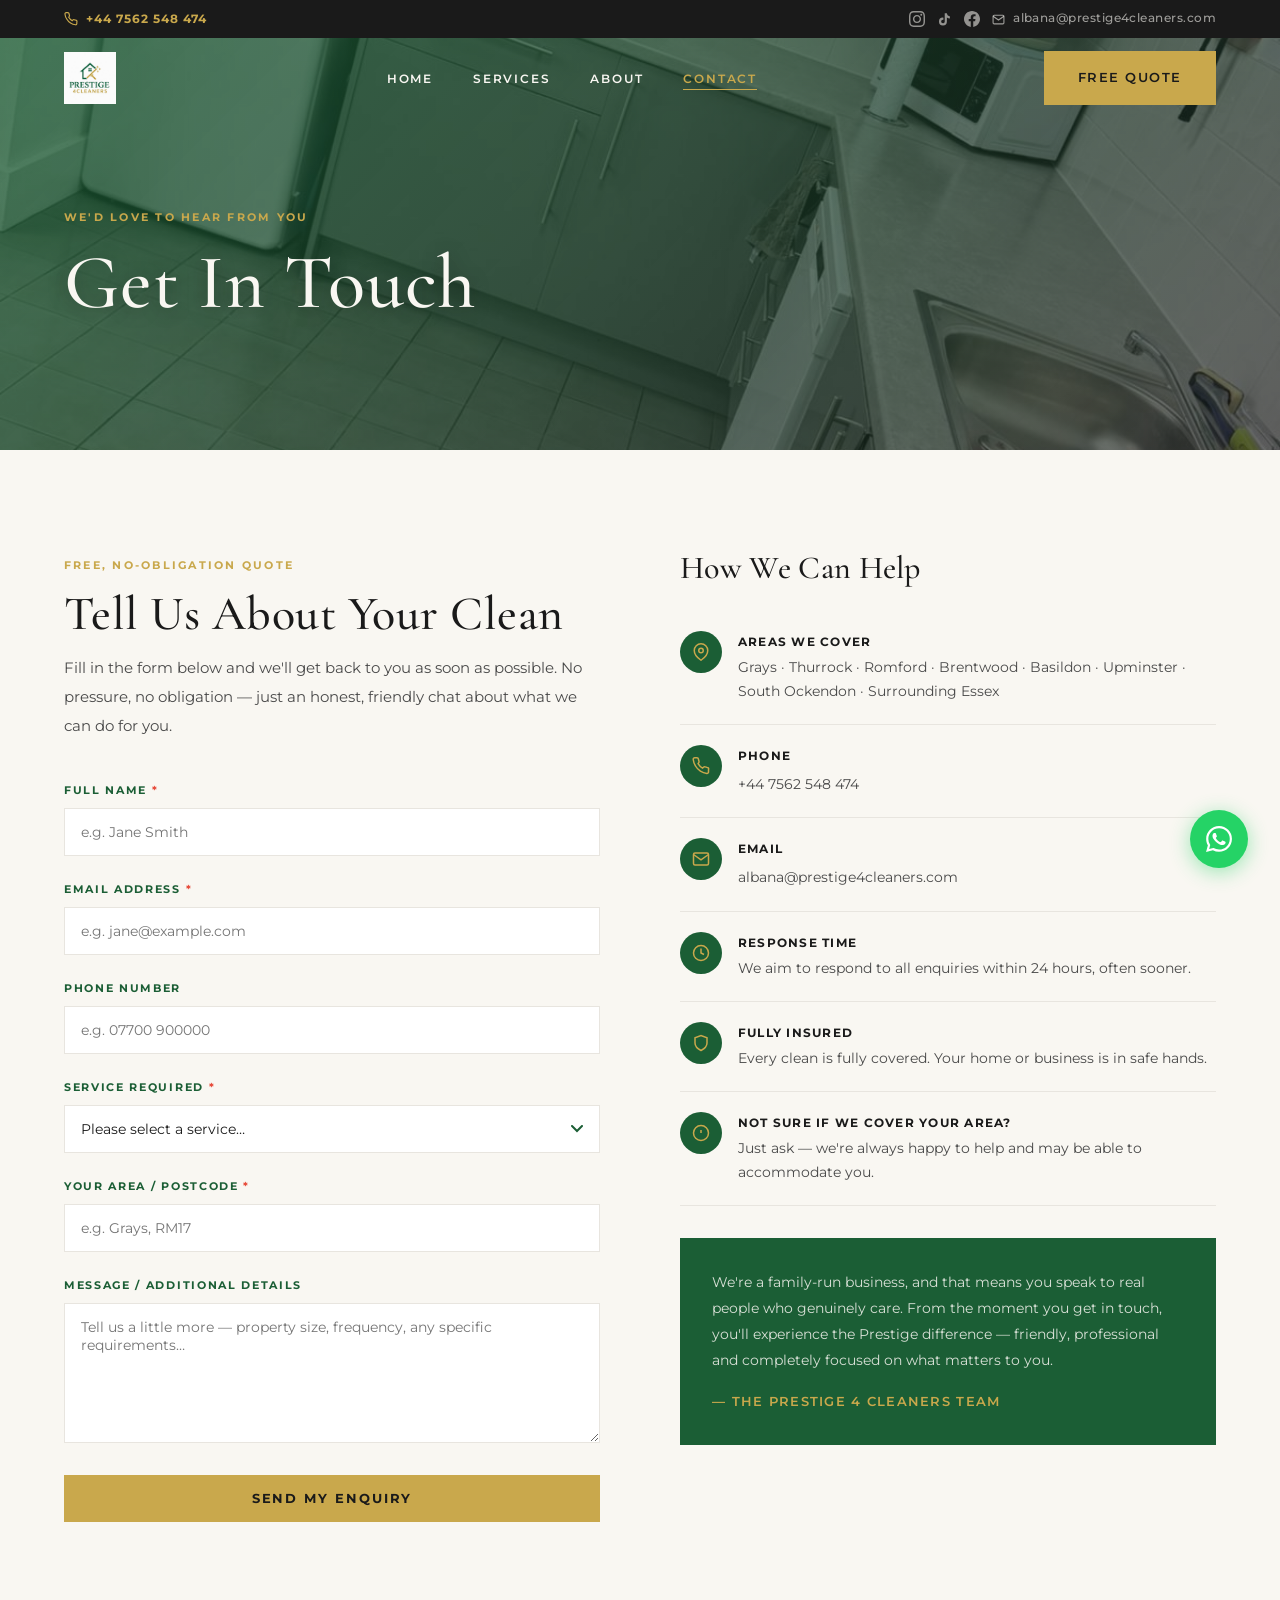
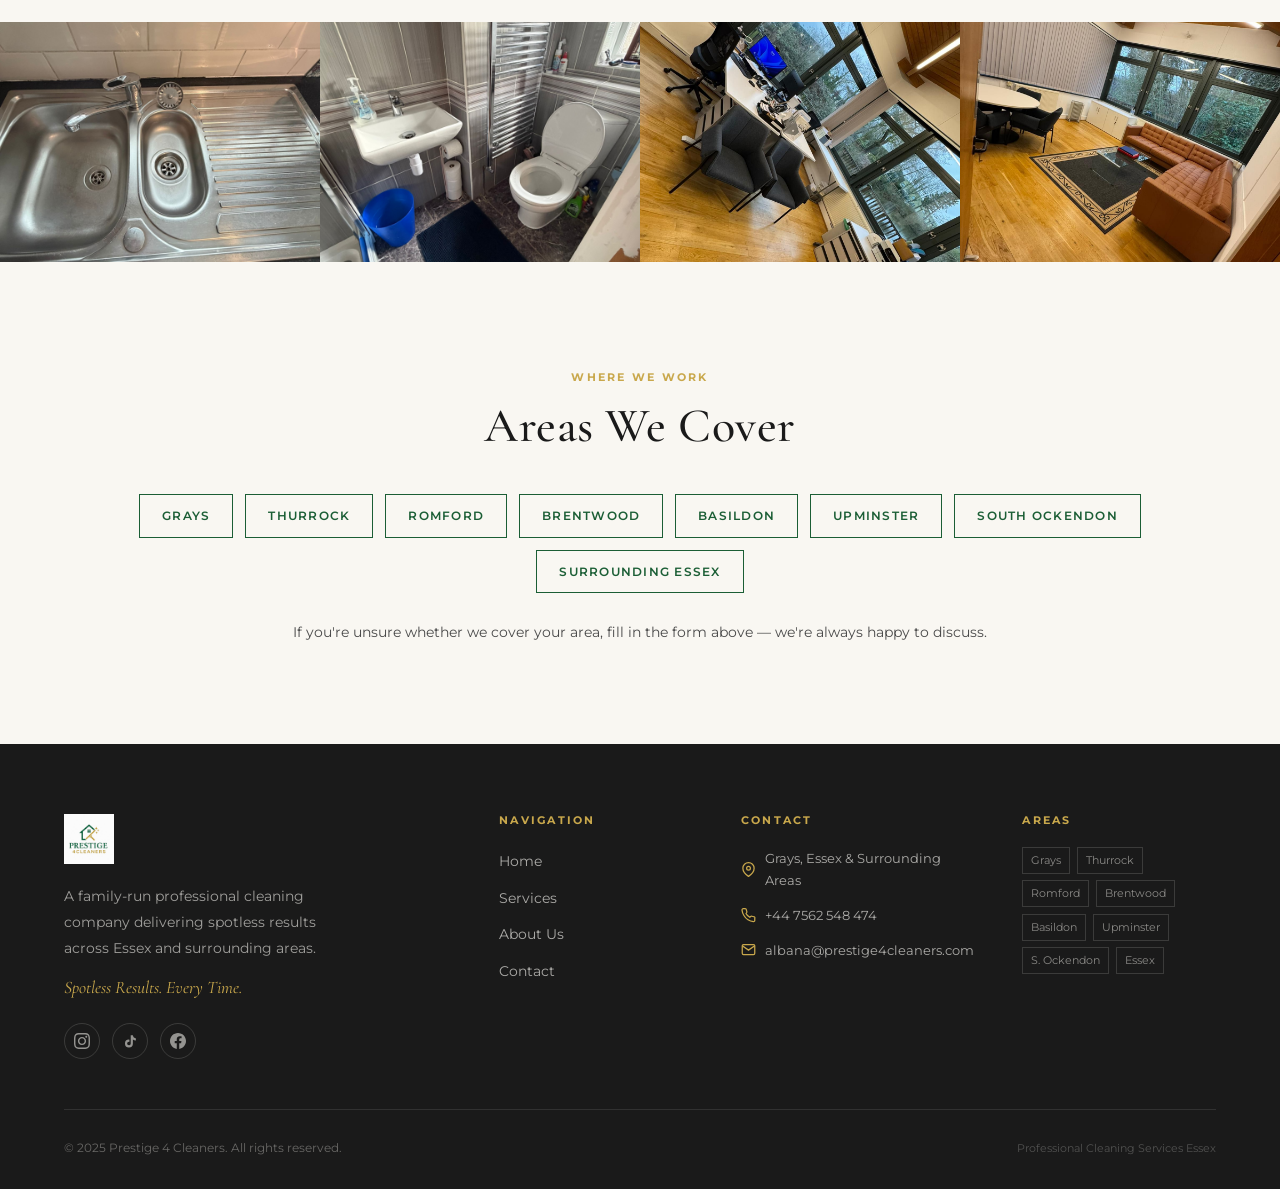
<file: contact.html>
<!DOCTYPE html>
<html lang="en">
<head>
  <meta charset="UTF-8" />
  <meta name="viewport" content="width=device-width, initial-scale=1.0" />
  <meta name="description" content="Contact Prestige 4 Cleaners — get a free quote for domestic, commercial or specialist cleaning across Essex. Family-run, fully insured, 5-star rated." />
  <title>Get In Touch | Prestige 4 Cleaners</title>
  <link rel="icon" type="image/png" href="assets/logo.png" />
  <link rel="stylesheet" href="style.css" />
</head>
<body>

  <!-- Top Bar -->
  <div class="topbar" role="banner" aria-label="Contact bar">
    <div class="topbar-inner">
      <a href="tel:+447562548474" class="topbar-phone" aria-label="Call us">
        <svg width="14" height="14" viewBox="0 0 24 24" fill="none" stroke="currentColor" stroke-width="2" aria-hidden="true"><path d="M22 16.92v3a2 2 0 0 1-2.18 2 19.79 19.79 0 0 1-8.63-3.07A19.5 19.5 0 0 1 4.69 12a19.79 19.79 0 0 1-3.07-8.67A2 2 0 0 1 3.6 1.11h3a2 2 0 0 1 2 1.72 12.84 12.84 0 0 0 .7 2.81 2 2 0 0 1-.45 2.11L8.09 8.91a16 16 0 0 0 6 6l1.27-1.27a2 2 0 0 1 2.11-.45 12.84 12.84 0 0 0 2.81.7A2 2 0 0 1 22 16.92z"/></svg>
        +44 7562 548 474
      </a>
      <div class="topbar-socials">
        <a href="https://www.instagram.com/prestige4cleaners" class="topbar-social" target="_blank" rel="noopener" aria-label="Instagram">
        <svg width="16" height="16" viewBox="0 0 24 24" fill="currentColor" aria-hidden="true"><path d="M12 2.163c3.204 0 3.584.012 4.85.07 3.252.148 4.771 1.691 4.919 4.919.058 1.265.069 1.645.069 4.849 0 3.205-.012 3.584-.069 4.849-.149 3.225-1.664 4.771-4.919 4.919-1.266.058-1.644.07-4.85.07-3.204 0-3.584-.012-4.849-.07-3.26-.149-4.771-1.699-4.919-4.92-.058-1.265-.07-1.644-.07-4.849 0-3.204.013-3.583.07-4.849.149-3.227 1.664-4.771 4.919-4.919 1.266-.057 1.645-.069 4.849-.069zm0-2.163c-3.259 0-3.667.014-4.947.072-4.358.2-6.78 2.618-6.98 6.98-.059 1.281-.073 1.689-.073 4.948 0 3.259.014 3.668.072 4.948.2 4.358 2.618 6.78 6.98 6.98 1.281.058 1.689.072 4.948.072 3.259 0 3.668-.014 4.948-.072 4.354-.2 6.782-2.618 6.979-6.98.059-1.28.073-1.689.073-4.948 0-3.259-.014-3.667-.072-4.947-.196-4.354-2.617-6.78-6.979-6.98-1.281-.059-1.69-.073-4.949-.073zm0 5.838c-3.403 0-6.162 2.759-6.162 6.162s2.759 6.163 6.162 6.163 6.162-2.759 6.162-6.163c0-3.403-2.759-6.162-6.162-6.162zm0 10.162c-2.209 0-4-1.79-4-4 0-2.209 1.791-4 4-4s4 1.791 4 4c0 2.21-1.791 4-4 4zm6.406-11.845c-.796 0-1.441.645-1.441 1.44s.645 1.44 1.441 1.44c.795 0 1.439-.645 1.439-1.44s-.644-1.44-1.439-1.44z"/></svg>
        </a>
        <a href="https://www.tiktok.com/@prestige4cleaners" class="topbar-social" target="_blank" rel="noopener" aria-label="TikTok">
        <svg width="15" height="15" viewBox="0 0 24 24" fill="currentColor" aria-hidden="true"><path d="M19.59 6.69a4.83 4.83 0 0 1-3.77-4.25V2h-3.45v13.67a2.89 2.89 0 0 1-2.88 2.5 2.89 2.89 0 0 1-2.89-2.89 2.89 2.89 0 0 1 2.89-2.89c.28 0 .54.04.79.1V9.01a6.32 6.32 0 0 0-.79-.05 6.34 6.34 0 0 0-6.34 6.34 6.34 6.34 0 0 0 6.34 6.34 6.34 6.34 0 0 0 6.33-6.34V8.69a8.18 8.18 0 0 0 4.78 1.52V6.75a4.85 4.85 0 0 1-1.01-.06z"/></svg>
        </a>
        <a href="https://www.facebook.com/prestige4cleaners" class="topbar-social" target="_blank" rel="noopener" aria-label="Facebook">
        <svg width="16" height="16" viewBox="0 0 24 24" fill="currentColor" aria-hidden="true"><path d="M24 12.073c0-6.627-5.373-12-12-12s-12 5.373-12 12c0 5.99 4.388 10.954 10.125 11.854v-8.385H7.078v-3.47h3.047V9.43c0-3.007 1.792-4.669 4.533-4.669 1.312 0 2.686.235 2.686.235v2.953H15.83c-1.491 0-1.956.925-1.956 1.874v2.25h3.328l-.532 3.47h-2.796v8.385C19.612 23.027 24 18.062 24 12.073z"/></svg>
        </a>
        <a href="mailto:albana@prestige4cleaners.com" class="topbar-email" aria-label="Email us">
          <svg width="13" height="13" viewBox="0 0 24 24" fill="none" stroke="currentColor" stroke-width="2" aria-hidden="true"><path d="M4 4h16c1.1 0 2 .9 2 2v12c0 1.1-.9 2-2 2H4c-1.1 0-2-.9-2-2V6c0-1.1.9-2 2-2z"/><polyline points="22,6 12,13 2,6"/></svg>
          albana@prestige4cleaners.com
        </a>
      </div>
    </div>
  </div>

  <!-- =====================================================================
       NAVIGATION
  ====================================================================== -->
  <nav class="nav nav-transparent" role="navigation" aria-label="Main navigation">
    <div class="nav-inner">
      <a class="nav-logo" href="index.html" aria-label="Prestige 4 Cleaners home">
        <img src="assets/logo.png" alt="Prestige 4 Cleaners" />
      </a>
      <ul class="nav-links" role="list">
        <li><a href="index.html">Home</a></li>
        <li><a href="services.html">Services</a></li>
        <li><a href="about.html">About</a></li>
        <li><a href="contact.html" class="active">Contact</a></li>
      </ul>
      <a href="contact.html" class="btn btn-gold nav-cta">Free Quote</a>
      <button class="hamburger" aria-label="Open menu" aria-expanded="false" aria-controls="mobile-menu">
        <span></span><span></span><span></span>
      </button>
    </div>
  </nav>

  <div class="mobile-menu" id="mobile-menu" role="dialog" aria-label="Mobile navigation">
    <a href="index.html">Home</a>
    <a href="services.html">Services</a>
    <a href="about.html">About</a>
    <a href="contact.html">Contact</a>
    <a href="contact.html" class="btn btn-gold mobile-cta">Free Quote</a>
  </div>

  <!-- =====================================================================
       PAGE HERO
  ====================================================================== -->
  <header class="page-hero" aria-label="Contact hero">
    <div class="page-hero-bg">
      <img src="assets/kitchen-1.jpeg" alt="Beautifully clean kitchen by Prestige 4 Cleaners" loading="eager" />
    </div>
    <div class="page-hero-overlay"></div>
    <div class="page-hero-content">
      <span class="section-label">We'd Love to Hear from You</span>
      <h1>Get In Touch</h1>
    </div>
  </header>

  <!-- =====================================================================
       CONTACT SECTION
  ====================================================================== -->
  <section class="contact-form-section section-pad" aria-labelledby="contact-heading">
    <div class="container">
      <div class="contact-layout">

        <!-- LEFT — Form -->
        <div>
          <span class="section-label fade-up">Free, No-Obligation Quote</span>
          <h2 id="contact-heading" class="fade-up delay-1">Tell Us About Your Clean</h2>
          <p class="fade-up delay-2" style="margin-top: 0.75rem; margin-bottom: 2.5rem; line-height: 1.9;">Fill in the form below and we'll get back to you as soon as possible. No pressure, no obligation — just an honest, friendly chat about what we can do for you.</p>

          <form id="contact-form" action="https://formspree.io/f/mdawngko" method="POST" novalidate class="fade-up delay-2">

            <div class="form-group">
              <label for="full-name">Full Name <span style="color:#e74c3c;" aria-hidden="true">*</span></label>
              <input type="text" id="full-name" name="full-name" placeholder="e.g. Jane Smith" autocomplete="name" required />
            </div>

            <div class="form-group">
              <label for="email">Email Address <span style="color:#e74c3c;" aria-hidden="true">*</span></label>
              <input type="email" id="email" name="email" placeholder="e.g. jane@example.com" autocomplete="email" required />
            </div>

            <div class="form-group">
              <label for="phone">Phone Number</label>
              <input type="tel" id="phone" name="phone" placeholder="e.g. 07700 900000" autocomplete="tel" />
            </div>

            <div class="form-group">
              <label for="service">Service Required <span style="color:#e74c3c;" aria-hidden="true">*</span></label>
              <select id="service" name="service" required>
                <option value="" disabled selected>Please select a service…</option>
                <option value="domestic">Domestic Cleaning</option>
                <option value="commercial">Commercial Cleaning</option>
                <option value="specialist">Specialist Services</option>
                <option value="not-sure">Not Sure — Please Advise</option>
              </select>
            </div>

            <div class="form-group">
              <label for="area">Your Area / Postcode <span style="color:#e74c3c;" aria-hidden="true">*</span></label>
              <input type="text" id="area" name="area" placeholder="e.g. Grays, RM17" autocomplete="postal-code" required />
            </div>

            <div class="form-group">
              <label for="message">Message / Additional Details</label>
              <textarea id="message" name="message" placeholder="Tell us a little more — property size, frequency, any specific requirements…"></textarea>
            </div>

            <button type="submit" class="form-submit">Send My Enquiry</button>

          </form>

          <div id="form-success" class="form-success" role="alert" aria-live="polite">
            <svg width="20" height="20" viewBox="0 0 24 24" fill="none" stroke="currentColor" stroke-width="2" style="vertical-align: middle; margin-right: 0.5rem;" aria-hidden="true"><path d="M22 11.08V12a10 10 0 1 1-5.93-9.14"/><polyline points="22 4 12 14.01 9 11.01"/></svg>
            Thank you! We've received your enquiry and will be in touch shortly.
          </div>
        </div>

        <!-- RIGHT — Info block -->
        <div class="contact-info-block fade-up delay-3">

          <h3>How We Can Help</h3>

          <div class="contact-detail">
            <div class="contact-detail-icon" aria-hidden="true">
              <svg width="18" height="18" viewBox="0 0 24 24" fill="none" stroke="currentColor" stroke-width="2"><path d="M21 10c0 7-9 13-9 13s-9-6-9-13a9 9 0 0 1 18 0z"/><circle cx="12" cy="10" r="3"/></svg>
            </div>
            <div class="contact-detail-text">
              <strong>Areas We Cover</strong>
              <p>Grays · Thurrock · Romford · Brentwood · Basildon · Upminster · South Ockendon · Surrounding Essex</p>
            </div>
          </div>

          <div class="contact-detail">
            <div class="contact-detail-icon" aria-hidden="true">
              <svg width="18" height="18" viewBox="0 0 24 24" fill="none" stroke="currentColor" stroke-width="2"><path d="M22 16.92v3a2 2 0 0 1-2.18 2 19.79 19.79 0 0 1-8.63-3.07A19.5 19.5 0 0 1 4.69 12a19.79 19.79 0 0 1-3.07-8.67A2 2 0 0 1 3.6 1.11h3a2 2 0 0 1 2 1.72 12.84 12.84 0 0 0 .7 2.81 2 2 0 0 1-.45 2.11L8.09 8.91a16 16 0 0 0 6 6l1.27-1.27a2 2 0 0 1 2.11-.45 12.84 12.84 0 0 0 2.81.7A2 2 0 0 1 22 16.92z"/></svg>
            </div>
            <div class="contact-detail-text">
              <strong>Phone</strong>
              <span><a href="tel:+447562548474" style="color:inherit;">+44 7562 548 474</a></span>
            </div>
          </div>

          <div class="contact-detail">
            <div class="contact-detail-icon" aria-hidden="true">
              <svg width="18" height="18" viewBox="0 0 24 24" fill="none" stroke="currentColor" stroke-width="2"><path d="M4 4h16c1.1 0 2 .9 2 2v12c0 1.1-.9 2-2 2H4c-1.1 0-2-.9-2-2V6c0-1.1.9-2 2-2z"/><polyline points="22,6 12,13 2,6"/></svg>
            </div>
            <div class="contact-detail-text">
              <strong>Email</strong>
              <span><a href="mailto:albana@prestige4cleaners.com" style="color:inherit;">albana@prestige4cleaners.com</a></span>
            </div>
          </div>

          <div class="contact-detail">
            <div class="contact-detail-icon" aria-hidden="true">
              <svg width="18" height="18" viewBox="0 0 24 24" fill="none" stroke="currentColor" stroke-width="2"><circle cx="12" cy="12" r="10"/><polyline points="12 6 12 12 16 14"/></svg>
            </div>
            <div class="contact-detail-text">
              <strong>Response Time</strong>
              <p>We aim to respond to all enquiries within 24 hours, often sooner.</p>
            </div>
          </div>

          <div class="contact-detail">
            <div class="contact-detail-icon" aria-hidden="true">
              <svg width="18" height="18" viewBox="0 0 24 24" fill="none" stroke="currentColor" stroke-width="2"><path d="M12 22s8-4 8-10V5l-8-3-8 3v7c0 6 8 10 8 10z"/></svg>
            </div>
            <div class="contact-detail-text">
              <strong>Fully Insured</strong>
              <p>Every clean is fully covered. Your home or business is in safe hands.</p>
            </div>
          </div>

          <div class="contact-detail">
            <div class="contact-detail-icon" aria-hidden="true">
              <svg width="18" height="18" viewBox="0 0 24 24" fill="none" stroke="currentColor" stroke-width="2"><circle cx="12" cy="12" r="10"/><line x1="12" y1="8" x2="12" y2="12"/><line x1="12" y1="16" x2="12.01" y2="16"/></svg>
            </div>
            <div class="contact-detail-text">
              <strong>Not Sure If We Cover Your Area?</strong>
              <p>Just ask — we're always happy to help and may be able to accommodate you.</p>
            </div>
          </div>

          <div class="contact-ethos-box">
            <p>We're a family-run business, and that means you speak to real people who genuinely care. From the moment you get in touch, you'll experience the Prestige difference — friendly, professional and completely focused on what matters to you.</p>
            <p class="ethos-name">— The Prestige 4 Cleaners Team</p>
          </div>

        </div>

      </div>
    </div>
  </section>

  <!-- =====================================================================
       IMAGE STRIP
  ====================================================================== -->
  <div style="display:grid; grid-template-columns: repeat(4, 1fr); height: 240px; overflow:hidden;" aria-label="Gallery">
    <div style="overflow:hidden;"><img src="assets/sink-1.jpeg" alt="Gleaming clean sink" style="width:100%;height:240px;object-fit:cover;" loading="lazy" /></div>
    <div style="overflow:hidden;"><img src="assets/bathroom-3.jpeg" alt="Spotless bathroom" style="width:100%;height:240px;object-fit:cover;" loading="lazy" /></div>
    <div style="overflow:hidden;"><img src="assets/office-1.jpeg" alt="Professional office clean" style="width:100%;height:240px;object-fit:cover;" loading="lazy" /></div>
    <div style="overflow:hidden;"><img src="assets/living-1.jpeg" alt="Immaculate living room" style="width:100%;height:240px;object-fit:cover;" loading="lazy" /></div>
  </div>

  <!-- =====================================================================
       AREAS WE COVER
  ====================================================================== -->
  <section class="areas section-pad" aria-labelledby="contact-areas-heading">
    <div class="container">
      <span class="section-label fade-up">Where We Work</span>
      <h2 id="contact-areas-heading" class="fade-up delay-1">Areas We Cover</h2>
      <div class="areas-tags fade-up delay-2">
        <span class="area-tag">Grays</span>
        <span class="area-tag">Thurrock</span>
        <span class="area-tag">Romford</span>
        <span class="area-tag">Brentwood</span>
        <span class="area-tag">Basildon</span>
        <span class="area-tag">Upminster</span>
        <span class="area-tag">South Ockendon</span>
        <span class="area-tag">Surrounding Essex</span>
      </div>
      <p class="areas-note fade-up delay-3">If you're unsure whether we cover your area, fill in the form above — we're always happy to discuss.</p>
    </div>
  </section>

  <!-- =====================================================================
       FOOTER
  ====================================================================== -->
  <footer class="footer" role="contentinfo">
    <div class="container">
      <div class="footer-grid">
        <div class="footer-brand">
          <div class="footer-logo">
            <img src="assets/logo.png" alt="Prestige 4 Cleaners" />
          </div>
          <p>A family-run professional cleaning company delivering spotless results across Essex and surrounding areas.</p>
          <span class="footer-tagline">Spotless Results. Every Time.</span>
          <div class="footer-socials">
            <a href="https://www.instagram.com/prestige4cleaners" class="footer-social" target="_blank" rel="noopener" aria-label="Instagram">
        <svg width="16" height="16" viewBox="0 0 24 24" fill="currentColor" aria-hidden="true"><path d="M12 2.163c3.204 0 3.584.012 4.85.07 3.252.148 4.771 1.691 4.919 4.919.058 1.265.069 1.645.069 4.849 0 3.205-.012 3.584-.069 4.849-.149 3.225-1.664 4.771-4.919 4.919-1.266.058-1.644.07-4.85.07-3.204 0-3.584-.012-4.849-.07-3.26-.149-4.771-1.699-4.919-4.92-.058-1.265-.07-1.644-.07-4.849 0-3.204.013-3.583.07-4.849.149-3.227 1.664-4.771 4.919-4.919 1.266-.057 1.645-.069 4.849-.069zm0-2.163c-3.259 0-3.667.014-4.947.072-4.358.2-6.78 2.618-6.98 6.98-.059 1.281-.073 1.689-.073 4.948 0 3.259.014 3.668.072 4.948.2 4.358 2.618 6.78 6.98 6.98 1.281.058 1.689.072 4.948.072 3.259 0 3.668-.014 4.948-.072 4.354-.2 6.782-2.618 6.979-6.98.059-1.28.073-1.689.073-4.948 0-3.259-.014-3.667-.072-4.947-.196-4.354-2.617-6.78-6.979-6.98-1.281-.059-1.69-.073-4.949-.073zm0 5.838c-3.403 0-6.162 2.759-6.162 6.162s2.759 6.163 6.162 6.163 6.162-2.759 6.162-6.163c0-3.403-2.759-6.162-6.162-6.162zm0 10.162c-2.209 0-4-1.79-4-4 0-2.209 1.791-4 4-4s4 1.791 4 4c0 2.21-1.791 4-4 4zm6.406-11.845c-.796 0-1.441.645-1.441 1.44s.645 1.44 1.441 1.44c.795 0 1.439-.645 1.439-1.44s-.644-1.44-1.439-1.44z"/></svg>
            </a>
            <a href="https://www.tiktok.com/@prestige4cleaners" class="footer-social" target="_blank" rel="noopener" aria-label="TikTok">
        <svg width="15" height="15" viewBox="0 0 24 24" fill="currentColor" aria-hidden="true"><path d="M19.59 6.69a4.83 4.83 0 0 1-3.77-4.25V2h-3.45v13.67a2.89 2.89 0 0 1-2.88 2.5 2.89 2.89 0 0 1-2.89-2.89 2.89 2.89 0 0 1 2.89-2.89c.28 0 .54.04.79.1V9.01a6.32 6.32 0 0 0-.79-.05 6.34 6.34 0 0 0-6.34 6.34 6.34 6.34 0 0 0 6.34 6.34 6.34 6.34 0 0 0 6.33-6.34V8.69a8.18 8.18 0 0 0 4.78 1.52V6.75a4.85 4.85 0 0 1-1.01-.06z"/></svg>
            </a>
            <a href="https://www.facebook.com/prestige4cleaners" class="footer-social" target="_blank" rel="noopener" aria-label="Facebook">
        <svg width="16" height="16" viewBox="0 0 24 24" fill="currentColor" aria-hidden="true"><path d="M24 12.073c0-6.627-5.373-12-12-12s-12 5.373-12 12c0 5.99 4.388 10.954 10.125 11.854v-8.385H7.078v-3.47h3.047V9.43c0-3.007 1.792-4.669 4.533-4.669 1.312 0 2.686.235 2.686.235v2.953H15.83c-1.491 0-1.956.925-1.956 1.874v2.25h3.328l-.532 3.47h-2.796v8.385C19.612 23.027 24 18.062 24 12.073z"/></svg>
            </a>
          </div>
        </div>
        <div>
          <h4>Navigation</h4>
          <ul class="footer-links">
            <li><a href="index.html">Home</a></li>
            <li><a href="services.html">Services</a></li>
            <li><a href="about.html">About Us</a></li>
            <li><a href="contact.html">Contact</a></li>
          </ul>
        </div>
        <div>
          <h4>Contact</h4>
          <div class="footer-contact-items">
            <div class="footer-contact-item">
              <svg width="15" height="15" viewBox="0 0 24 24" fill="none" stroke="currentColor" stroke-width="2" aria-hidden="true"><path d="M21 10c0 7-9 13-9 13s-9-6-9-13a9 9 0 0 1 18 0z"/><circle cx="12" cy="10" r="3"/></svg>
              <span>Grays, Essex &amp; Surrounding Areas</span>
            </div>
            <div class="footer-contact-item">
              <svg width="15" height="15" viewBox="0 0 24 24" fill="none" stroke="currentColor" stroke-width="2" aria-hidden="true"><path d="M22 16.92v3a2 2 0 0 1-2.18 2 19.79 19.79 0 0 1-8.63-3.07A19.5 19.5 0 0 1 4.69 12a19.79 19.79 0 0 1-3.07-8.67A2 2 0 0 1 3.6 1.11h3a2 2 0 0 1 2 1.72 12.84 12.84 0 0 0 .7 2.81 2 2 0 0 1-.45 2.11L8.09 8.91a16 16 0 0 0 6 6l1.27-1.27a2 2 0 0 1 2.11-.45 12.84 12.84 0 0 0 2.81.7A2 2 0 0 1 22 16.92z"/></svg>
              <span>+44 7562 548 474</span>
            </div>
            <div class="footer-contact-item">
              <svg width="15" height="15" viewBox="0 0 24 24" fill="none" stroke="currentColor" stroke-width="2" aria-hidden="true"><path d="M4 4h16c1.1 0 2 .9 2 2v12c0 1.1-.9 2-2 2H4c-1.1 0-2-.9-2-2V6c0-1.1.9-2 2-2z"/><polyline points="22,6 12,13 2,6"/></svg>
              <a href="mailto:albana@prestige4cleaners.com" style="color:inherit;">albana@prestige4cleaners.com</a>
            </div>
          </div>
        </div>
        <div>
          <h4>Areas</h4>
          <div class="footer-areas">
            <span class="footer-area-tag">Grays</span>
            <span class="footer-area-tag">Thurrock</span>
            <span class="footer-area-tag">Romford</span>
            <span class="footer-area-tag">Brentwood</span>
            <span class="footer-area-tag">Basildon</span>
            <span class="footer-area-tag">Upminster</span>
            <span class="footer-area-tag">S. Ockendon</span>
            <span class="footer-area-tag">Essex</span>
          </div>
        </div>
      </div>
      <div class="footer-bottom">
        <p>&copy; 2025 Prestige 4 Cleaners. All rights reserved.</p>
        <p style="color: rgba(249,247,242,0.25); font-size: 0.7rem;">Professional Cleaning Services Essex</p>
      </div>
    </div>
  </footer>

  <script src="script.js"></script>

  <!-- WhatsApp Sticky Button -->
  <a href="https://wa.me/447562548474" class="whatsapp-float" target="_blank" rel="noopener" aria-label="Chat with us on WhatsApp">
    <svg width="26" height="26" viewBox="0 0 24 24" fill="currentColor" aria-hidden="true"><path d="M17.472 14.382c-.297-.149-1.758-.867-2.03-.967-.273-.099-.471-.148-.67.15-.197.297-.767.966-.94 1.164-.173.199-.347.223-.644.075-.297-.15-1.255-.463-2.39-1.475-.883-.788-1.48-1.761-1.653-2.059-.173-.297-.018-.458.13-.606.134-.133.298-.347.446-.52.149-.174.198-.298.298-.497.099-.198.05-.371-.025-.52-.075-.149-.669-1.612-.916-2.207-.242-.579-.487-.5-.669-.51-.173-.008-.371-.01-.57-.01-.198 0-.52.074-.792.372-.272.297-1.04 1.016-1.04 2.479 0 1.462 1.065 2.875 1.213 3.074.149.198 2.096 3.2 5.077 4.487.709.306 1.262.489 1.694.625.712.227 1.36.195 1.871.118.571-.085 1.758-.719 2.006-1.413.248-.694.248-1.289.173-1.413-.074-.124-.272-.198-.57-.347m-5.421 7.403h-.004a9.87 9.87 0 0 1-5.031-1.378l-.361-.214-3.741.982.998-3.648-.235-.374a9.86 9.86 0 0 1-1.51-5.26c.001-5.45 4.436-9.884 9.888-9.884 2.64 0 5.122 1.03 6.988 2.898a9.825 9.825 0 0 1 2.893 6.994c-.003 5.45-4.437 9.884-9.885 9.884m8.413-18.297A11.815 11.815 0 0 0 12.05 0C5.495 0 .16 5.335.157 11.892c0 2.096.547 4.142 1.588 5.945L.057 24l6.305-1.654a11.882 11.882 0 0 0 5.683 1.448h.005c6.554 0 11.89-5.335 11.893-11.893a11.821 11.821 0 0 0-3.48-8.413z"/></svg>
  </a>

</body>
</html>
</file>
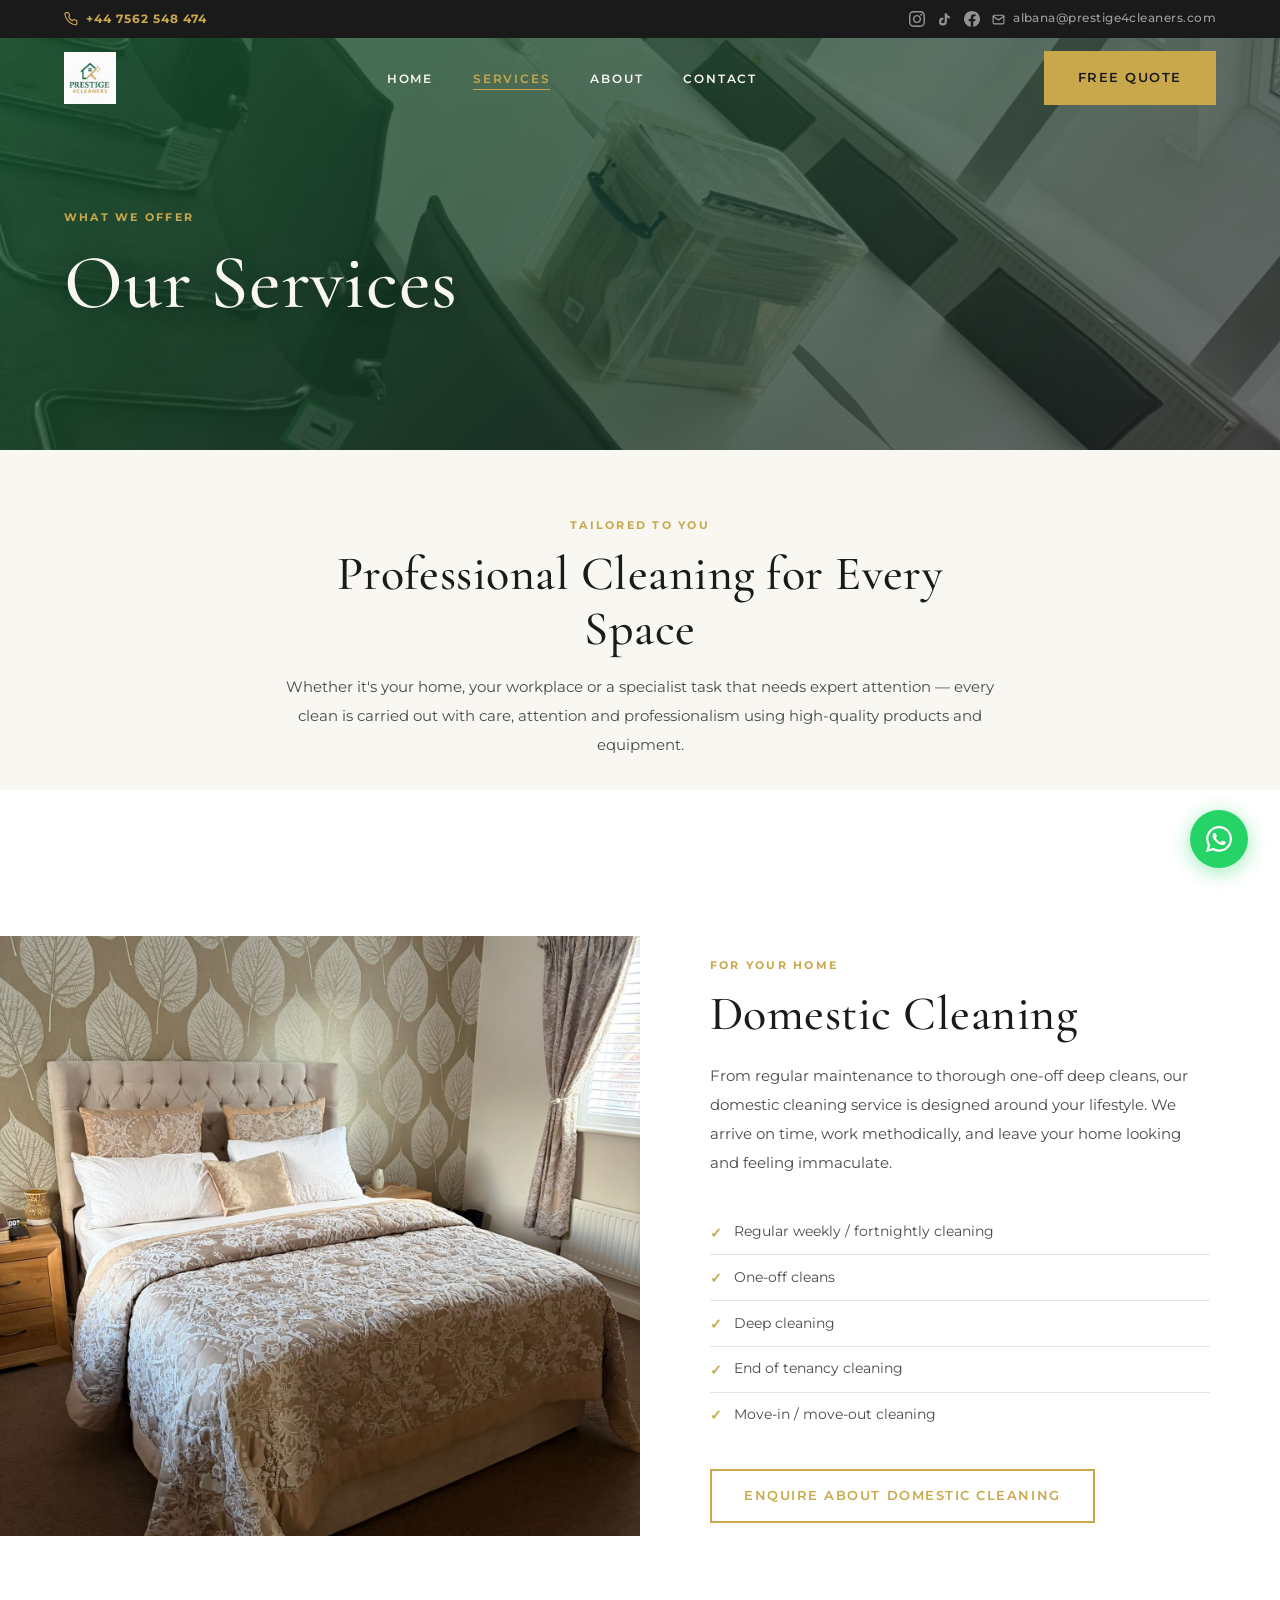
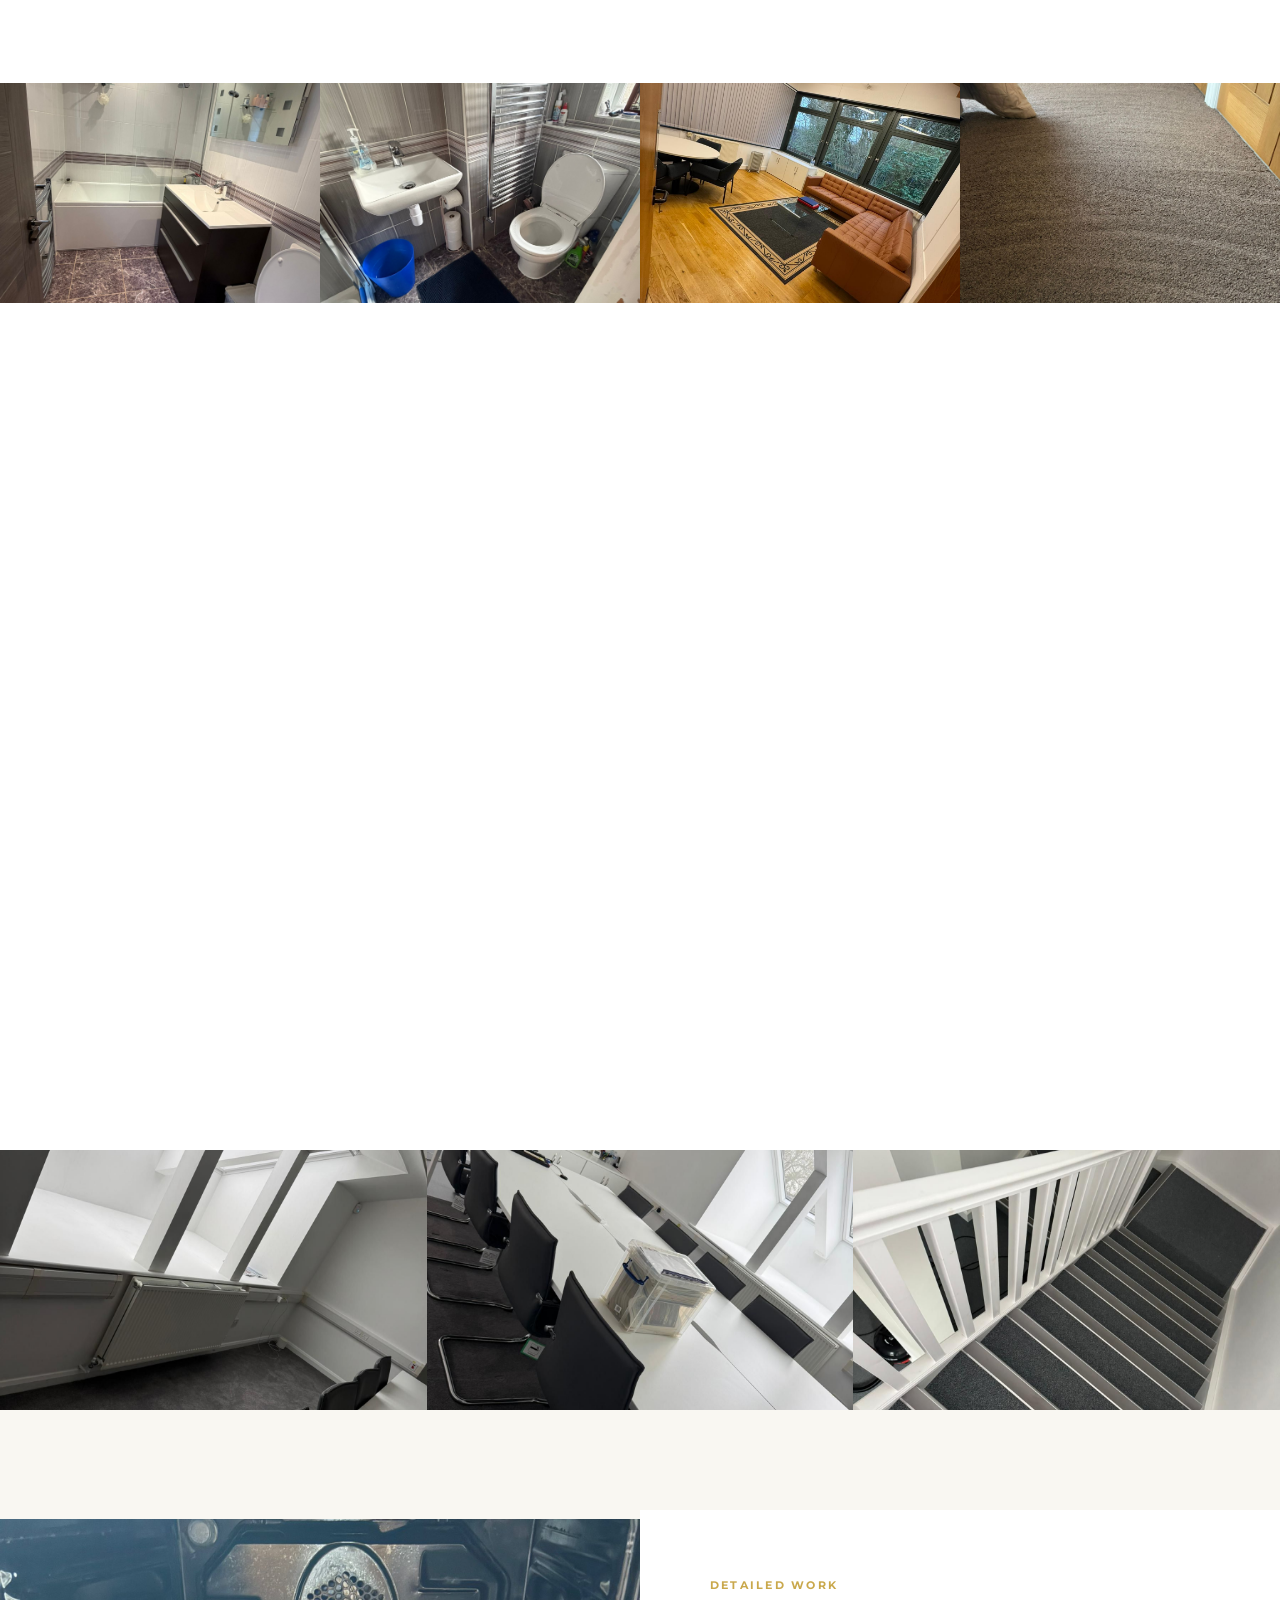
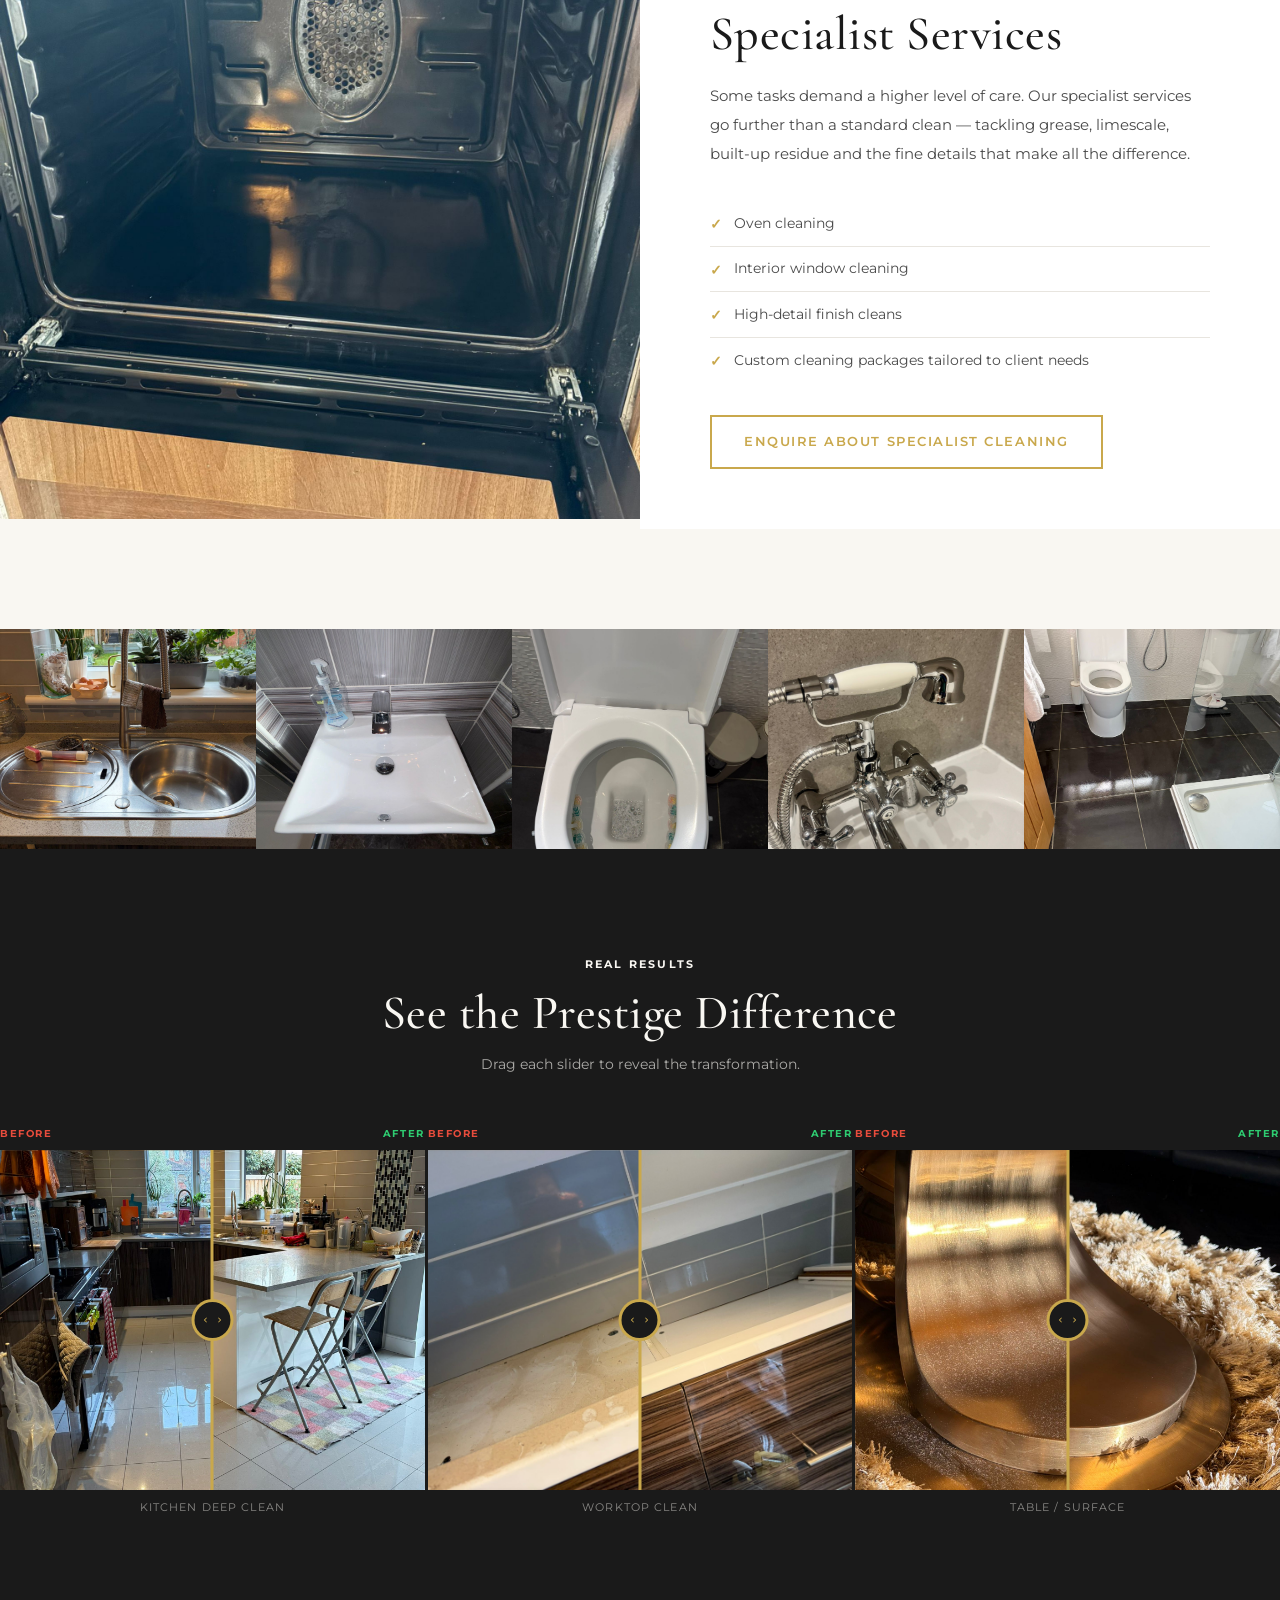
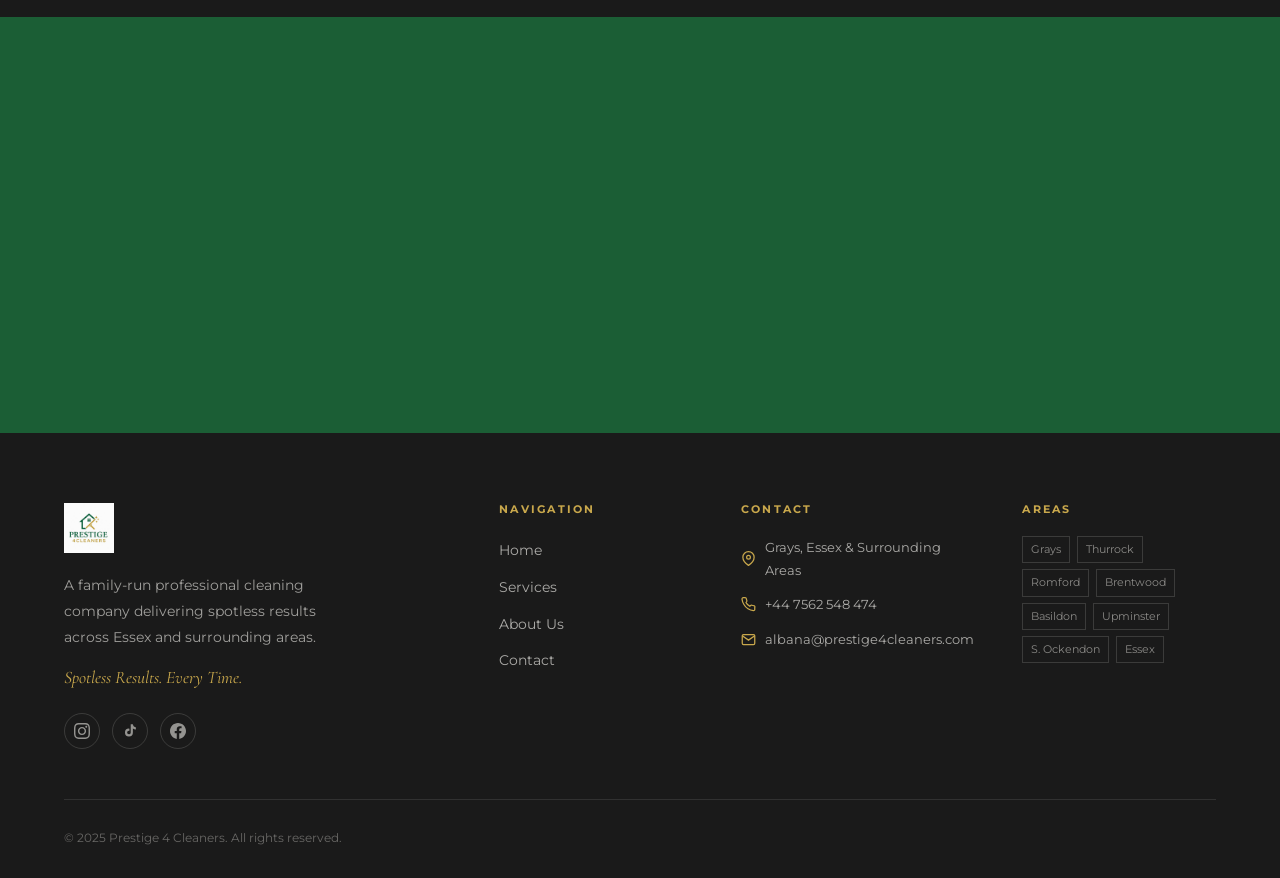
<file: services.html>
<!DOCTYPE html>
<html lang="en">
<head>
  <meta charset="UTF-8" />
  <meta name="viewport" content="width=device-width, initial-scale=1.0" />
  <meta name="description" content="Prestige 4 Cleaners — Domestic, commercial and specialist cleaning services across Essex. Deep cleaning, end of tenancy, office cleaning and more." />
  <title>Our Services | Prestige 4 Cleaners</title>
  <link rel="icon" type="image/png" href="assets/logo.png" />
  <link rel="stylesheet" href="style.css" />
</head>
<body>

  <!-- Top Bar -->
  <div class="topbar" role="banner" aria-label="Contact bar">
    <div class="topbar-inner">
      <a href="tel:+447562548474" class="topbar-phone" aria-label="Call us">
        <svg width="14" height="14" viewBox="0 0 24 24" fill="none" stroke="currentColor" stroke-width="2" aria-hidden="true"><path d="M22 16.92v3a2 2 0 0 1-2.18 2 19.79 19.79 0 0 1-8.63-3.07A19.5 19.5 0 0 1 4.69 12a19.79 19.79 0 0 1-3.07-8.67A2 2 0 0 1 3.6 1.11h3a2 2 0 0 1 2 1.72 12.84 12.84 0 0 0 .7 2.81 2 2 0 0 1-.45 2.11L8.09 8.91a16 16 0 0 0 6 6l1.27-1.27a2 2 0 0 1 2.11-.45 12.84 12.84 0 0 0 2.81.7A2 2 0 0 1 22 16.92z"/></svg>
        +44 7562 548 474
      </a>
      <div class="topbar-socials">
        <a href="https://www.instagram.com/prestige4cleaners" class="topbar-social" target="_blank" rel="noopener" aria-label="Instagram">
        <svg width="16" height="16" viewBox="0 0 24 24" fill="currentColor" aria-hidden="true"><path d="M12 2.163c3.204 0 3.584.012 4.85.07 3.252.148 4.771 1.691 4.919 4.919.058 1.265.069 1.645.069 4.849 0 3.205-.012 3.584-.069 4.849-.149 3.225-1.664 4.771-4.919 4.919-1.266.058-1.644.07-4.85.07-3.204 0-3.584-.012-4.849-.07-3.26-.149-4.771-1.699-4.919-4.92-.058-1.265-.07-1.644-.07-4.849 0-3.204.013-3.583.07-4.849.149-3.227 1.664-4.771 4.919-4.919 1.266-.057 1.645-.069 4.849-.069zm0-2.163c-3.259 0-3.667.014-4.947.072-4.358.2-6.78 2.618-6.98 6.98-.059 1.281-.073 1.689-.073 4.948 0 3.259.014 3.668.072 4.948.2 4.358 2.618 6.78 6.98 6.98 1.281.058 1.689.072 4.948.072 3.259 0 3.668-.014 4.948-.072 4.354-.2 6.782-2.618 6.979-6.98.059-1.28.073-1.689.073-4.948 0-3.259-.014-3.667-.072-4.947-.196-4.354-2.617-6.78-6.979-6.98-1.281-.059-1.69-.073-4.949-.073zm0 5.838c-3.403 0-6.162 2.759-6.162 6.162s2.759 6.163 6.162 6.163 6.162-2.759 6.162-6.163c0-3.403-2.759-6.162-6.162-6.162zm0 10.162c-2.209 0-4-1.79-4-4 0-2.209 1.791-4 4-4s4 1.791 4 4c0 2.21-1.791 4-4 4zm6.406-11.845c-.796 0-1.441.645-1.441 1.44s.645 1.44 1.441 1.44c.795 0 1.439-.645 1.439-1.44s-.644-1.44-1.439-1.44z"/></svg>
        </a>
        <a href="https://www.tiktok.com/@prestige4cleaners" class="topbar-social" target="_blank" rel="noopener" aria-label="TikTok">
        <svg width="15" height="15" viewBox="0 0 24 24" fill="currentColor" aria-hidden="true"><path d="M19.59 6.69a4.83 4.83 0 0 1-3.77-4.25V2h-3.45v13.67a2.89 2.89 0 0 1-2.88 2.5 2.89 2.89 0 0 1-2.89-2.89 2.89 2.89 0 0 1 2.89-2.89c.28 0 .54.04.79.1V9.01a6.32 6.32 0 0 0-.79-.05 6.34 6.34 0 0 0-6.34 6.34 6.34 6.34 0 0 0 6.34 6.34 6.34 6.34 0 0 0 6.33-6.34V8.69a8.18 8.18 0 0 0 4.78 1.52V6.75a4.85 4.85 0 0 1-1.01-.06z"/></svg>
        </a>
        <a href="https://www.facebook.com/prestige4cleaners" class="topbar-social" target="_blank" rel="noopener" aria-label="Facebook">
        <svg width="16" height="16" viewBox="0 0 24 24" fill="currentColor" aria-hidden="true"><path d="M24 12.073c0-6.627-5.373-12-12-12s-12 5.373-12 12c0 5.99 4.388 10.954 10.125 11.854v-8.385H7.078v-3.47h3.047V9.43c0-3.007 1.792-4.669 4.533-4.669 1.312 0 2.686.235 2.686.235v2.953H15.83c-1.491 0-1.956.925-1.956 1.874v2.25h3.328l-.532 3.47h-2.796v8.385C19.612 23.027 24 18.062 24 12.073z"/></svg>
        </a>
        <a href="mailto:albana@prestige4cleaners.com" class="topbar-email" aria-label="Email us">
          <svg width="13" height="13" viewBox="0 0 24 24" fill="none" stroke="currentColor" stroke-width="2" aria-hidden="true"><path d="M4 4h16c1.1 0 2 .9 2 2v12c0 1.1-.9 2-2 2H4c-1.1 0-2-.9-2-2V6c0-1.1.9-2 2-2z"/><polyline points="22,6 12,13 2,6"/></svg>
          albana@prestige4cleaners.com
        </a>
      </div>
    </div>
  </div>

  <!-- =====================================================================
       NAVIGATION
  ====================================================================== -->
  <nav class="nav nav-transparent" role="navigation" aria-label="Main navigation">
    <div class="nav-inner">
      <a class="nav-logo" href="index.html" aria-label="Prestige 4 Cleaners home">
        <img src="assets/logo.png" alt="Prestige 4 Cleaners" />
      </a>
      <ul class="nav-links" role="list">
        <li><a href="index.html">Home</a></li>
        <li><a href="services.html" class="active">Services</a></li>
        <li><a href="about.html">About</a></li>
        <li><a href="contact.html">Contact</a></li>
      </ul>
      <a href="contact.html" class="btn btn-gold nav-cta">Free Quote</a>
      <button class="hamburger" aria-label="Open menu" aria-expanded="false" aria-controls="mobile-menu">
        <span></span><span></span><span></span>
      </button>
    </div>
  </nav>

  <div class="mobile-menu" id="mobile-menu" role="dialog" aria-label="Mobile navigation">
    <a href="index.html">Home</a>
    <a href="services.html">Services</a>
    <a href="about.html">About</a>
    <a href="contact.html">Contact</a>
    <a href="contact.html" class="btn btn-gold mobile-cta">Free Quote</a>
  </div>

  <!-- =====================================================================
       PAGE HERO
  ====================================================================== -->
  <header class="page-hero" aria-label="Services hero">
    <div class="page-hero-bg">
      <img src="assets/office-3.jpeg" alt="Professional cleaning services" loading="eager" />
    </div>
    <div class="page-hero-overlay"></div>
    <div class="page-hero-content">
      <span class="section-label">What We Offer</span>
      <h1>Our Services</h1>
    </div>
  </header>

  <!-- =====================================================================
       INTRO
  ====================================================================== -->
  <section style="background: var(--cream); padding: 60px 0 30px;" aria-label="Services introduction">
    <div class="container text-center" style="max-width: 720px;">
      <span class="section-label fade-up">Tailored to You</span>
      <h2 class="fade-up delay-1">Professional Cleaning for Every Space</h2>
      <p class="fade-up delay-2" style="margin-top: 1rem; font-size: 0.95rem; line-height: 1.9;">Whether it's your home, your workplace or a specialist task that needs expert attention — every clean is carried out with care, attention and professionalism using high-quality products and equipment.</p>
    </div>
  </section>

  <!-- =====================================================================
       DOMESTIC CLEANING
  ====================================================================== -->
  <section id="domestic" class="service-section section-pad" aria-labelledby="domestic-heading">
    <div class="split-layout">
      <div class="split-image fade-in">
        <img src="assets/bedroom-1.jpeg" alt="Pristinely cleaned bedroom by Prestige 4 Cleaners" loading="lazy" />
      </div>
      <div class="split-text fade-up delay-1">
        <span class="section-label">For Your Home</span>
        <h2 id="domestic-heading">Domestic Cleaning</h2>
        <p>From regular maintenance to thorough one-off deep cleans, our domestic cleaning service is designed around your lifestyle. We arrive on time, work methodically, and leave your home looking and feeling immaculate.</p>
        <ul class="service-list">
          <li>Regular weekly / fortnightly cleaning</li>
          <li>One-off cleans</li>
          <li>Deep cleaning</li>
          <li>End of tenancy cleaning</li>
          <li>Move-in / move-out cleaning</li>
        </ul>
        <a href="contact.html" class="btn btn-outline-gold">Enquire About Domestic Cleaning</a>
      </div>
    </div>
  </section>

  <!-- Gallery strip — bathrooms & living rooms -->
  <div style="display:grid; grid-template-columns: repeat(4, 1fr); height: 220px; overflow:hidden;" aria-label="Domestic cleaning gallery">
    <div style="overflow:hidden;"><img src="assets/bathroom-1.jpeg" alt="Clean bathroom" style="width:100%;height:220px;object-fit:cover;" loading="lazy" /></div>
    <div style="overflow:hidden;"><img src="assets/bathroom-3.jpeg" alt="Sparkling bathroom" style="width:100%;height:220px;object-fit:cover;" loading="lazy" /></div>
    <div style="overflow:hidden;"><img src="assets/living-1.jpeg" alt="Clean living room" style="width:100%;height:220px;object-fit:cover;" loading="lazy" /></div>
    <div style="overflow:hidden;"><img src="assets/carpet-1.jpeg" alt="Freshly cleaned carpet" style="width:100%;height:220px;object-fit:cover;" loading="lazy" /></div>
  </div>

  <!-- =====================================================================
       COMMERCIAL CLEANING
  ====================================================================== -->
  <section id="commercial" class="service-section section-pad" aria-labelledby="commercial-heading">
    <div class="split-layout flipped">
      <div class="split-image fade-in">
        <img src="assets/office-1.jpeg" alt="Spotless commercial office space" loading="lazy" />
      </div>
      <div class="split-text fade-up delay-1">
        <span class="section-label">For Your Business</span>
        <h2 id="commercial-heading">Commercial Cleaning</h2>
        <p>A clean workplace reflects your professionalism. Our commercial cleaning service is flexible, discreet and consistent — keeping your office, retail space or communal areas in excellent condition, every visit.</p>
        <ul class="service-list">
          <li>Office cleaning</li>
          <li>Retail spaces</li>
          <li>Communal areas</li>
          <li>Post-build / after builders cleaning</li>
        </ul>
        <a href="contact.html" class="btn btn-outline-gold">Enquire About Commercial Cleaning</a>
      </div>
    </div>
  </section>

  <!-- Gallery strip — offices -->
  <div style="display:grid; grid-template-columns: repeat(3, 1fr); height: 260px; overflow:hidden;" aria-label="Commercial cleaning gallery">
    <div style="overflow:hidden;"><img src="assets/office-2.jpeg" alt="Clean office environment" style="width:100%;height:260px;object-fit:cover;" loading="lazy" /></div>
    <div style="overflow:hidden;"><img src="assets/office-3.jpeg" alt="Professional office cleaning" style="width:100%;height:260px;object-fit:cover;" loading="lazy" /></div>
    <div style="overflow:hidden;"><img src="assets/stairs-1.jpeg" alt="Clean stairway" style="width:100%;height:260px;object-fit:cover;" loading="lazy" /></div>
  </div>

  <!-- =====================================================================
       SPECIALIST SERVICES
  ====================================================================== -->
  <section id="specialist" class="service-section section-pad" style="background: var(--cream);" aria-labelledby="specialist-heading">
    <div class="split-layout">
      <div class="split-image fade-in">
        <img src="assets/oven-1.jpeg" alt="Gleaming clean oven — specialist service" loading="lazy" />
      </div>
      <div class="split-text fade-up delay-1">
        <span class="section-label">Detailed Work</span>
        <h2 id="specialist-heading">Specialist Services</h2>
        <p>Some tasks demand a higher level of care. Our specialist services go further than a standard clean — tackling grease, limescale, built-up residue and the fine details that make all the difference.</p>
        <ul class="service-list">
          <li>Oven cleaning</li>
          <li>Interior window cleaning</li>
          <li>High-detail finish cleans</li>
          <li>Custom cleaning packages tailored to client needs</li>
        </ul>
        <a href="contact.html" class="btn btn-outline-gold">Enquire About Specialist Cleaning</a>
      </div>
    </div>
  </section>

  <!-- Gallery strip — sinks, toilets, specialist -->
  <div style="display:grid; grid-template-columns: repeat(5, 1fr); height: 220px; overflow:hidden;" aria-label="Specialist cleaning gallery">
    <div style="overflow:hidden;"><img src="assets/sink-2.jpeg" alt="Gleaming sink" style="width:100%;height:220px;object-fit:cover;" loading="lazy" /></div>
    <div style="overflow:hidden;"><img src="assets/sink-3.jpeg" alt="Clean sink detail" style="width:100%;height:220px;object-fit:cover;" loading="lazy" /></div>
    <div style="overflow:hidden;"><img src="assets/toilet-1.jpeg" alt="Spotless toilet" style="width:100%;height:220px;object-fit:cover;" loading="lazy" /></div>
    <div style="overflow:hidden;"><img src="assets/shower-1.jpeg" alt="Sparkling shower" style="width:100%;height:220px;object-fit:cover;" loading="lazy" /></div>
    <div style="overflow:hidden;"><img src="assets/bathroom-4.jpeg" alt="Clean bathroom detail" style="width:100%;height:220px;object-fit:cover;" loading="lazy" /></div>
  </div>

  <!-- =====================================================================
       BEFORE / AFTER SLIDERS
  ====================================================================== -->
  <section class="before-after-section section-pad" aria-labelledby="ba-services-heading">
    <div class="container text-center">
      <span class="section-label fade-up">Real Results</span>
      <h2 id="ba-services-heading" class="fade-up delay-1">See the Prestige Difference</h2>
      <p style="color:rgba(249,247,242,0.65); max-width:540px; margin: 0.75rem auto 0; font-size: 0.88rem;" class="fade-up delay-2">Drag each slider to reveal the transformation.</p>
    </div>

    <div class="sliders-grid" style="margin-top: 3rem;">

      <div class="ba-slider-wrap fade-up delay-1">
        <div class="ba-label-row">
          <span class="ba-label before">Before</span>
          <span class="ba-label after">After</span>
        </div>
        <div class="ba-slider" role="img" aria-label="Kitchen before and after cleaning">
          <div class="ba-after">
            <img src="assets/kitchen-clean.jpeg" alt="Kitchen after Prestige clean" loading="lazy" />
          </div>
          <div class="ba-before">
            <img src="assets/kitchen-dirty.jpeg" alt="Kitchen before cleaning" loading="lazy" />
          </div>
          <div class="ba-handle" aria-hidden="true">
            <div class="ba-arrows">
              <svg width="10" height="10" viewBox="0 0 24 24" fill="currentColor"><path d="M15.41 7.41L14 6l-6 6 6 6 1.41-1.41L10.83 12z"/></svg>
              <svg width="10" height="10" viewBox="0 0 24 24" fill="currentColor"><path d="M8.59 16.59L10 18l6-6-6-6-1.41 1.41L13.17 12z"/></svg>
            </div>
          </div>
        </div>
        <p style="color:rgba(249,247,242,0.5); font-size:0.7rem; text-align:center; margin-top:8px; letter-spacing:0.1em; text-transform:uppercase;">Kitchen Deep Clean</p>
      </div>

      <div class="ba-slider-wrap fade-up delay-2">
        <div class="ba-label-row">
          <span class="ba-label before">Before</span>
          <span class="ba-label after">After</span>
        </div>
        <div class="ba-slider" role="img" aria-label="Worktop before and after cleaning">
          <div class="ba-after">
            <img src="assets/top-clean.jpeg" alt="Worktop after Prestige clean" loading="lazy" />
          </div>
          <div class="ba-before">
            <img src="assets/top-dirty.jpeg" alt="Worktop before cleaning" loading="lazy" />
          </div>
          <div class="ba-handle" aria-hidden="true">
            <div class="ba-arrows">
              <svg width="10" height="10" viewBox="0 0 24 24" fill="currentColor"><path d="M15.41 7.41L14 6l-6 6 6 6 1.41-1.41L10.83 12z"/></svg>
              <svg width="10" height="10" viewBox="0 0 24 24" fill="currentColor"><path d="M8.59 16.59L10 18l6-6-6-6-1.41 1.41L13.17 12z"/></svg>
            </div>
          </div>
        </div>
        <p style="color:rgba(249,247,242,0.5); font-size:0.7rem; text-align:center; margin-top:8px; letter-spacing:0.1em; text-transform:uppercase;">Worktop Clean</p>
      </div>

      <div class="ba-slider-wrap fade-up delay-3">
        <div class="ba-label-row">
          <span class="ba-label before">Before</span>
          <span class="ba-label after">After</span>
        </div>
        <div class="ba-slider" role="img" aria-label="Table before and after cleaning">
          <div class="ba-after">
            <img src="assets/table-clean.jpeg" alt="Table after Prestige clean" loading="lazy" />
          </div>
          <div class="ba-before">
            <img src="assets/table-dirty.jpeg" alt="Table before cleaning" loading="lazy" />
          </div>
          <div class="ba-handle" aria-hidden="true">
            <div class="ba-arrows">
              <svg width="10" height="10" viewBox="0 0 24 24" fill="currentColor"><path d="M15.41 7.41L14 6l-6 6 6 6 1.41-1.41L10.83 12z"/></svg>
              <svg width="10" height="10" viewBox="0 0 24 24" fill="currentColor"><path d="M8.59 16.59L10 18l6-6-6-6-1.41 1.41L13.17 12z"/></svg>
            </div>
          </div>
        </div>
        <p style="color:rgba(249,247,242,0.5); font-size:0.7rem; text-align:center; margin-top:8px; letter-spacing:0.1em; text-transform:uppercase;">Table / Surface</p>
      </div>

    </div>
  </section>

  <!-- =====================================================================
       SERVICES CTA
  ====================================================================== -->
  <section class="services-cta section-pad" aria-labelledby="services-cta-heading">
    <div class="container">
      <span class="section-label fade-up">Get in Touch</span>
      <h2 id="services-cta-heading" class="fade-up delay-1">Not Sure Which Service You Need?</h2>
      <p class="fade-up delay-2">Simply get in touch and we'll recommend the right solution for your home or business. No pressure, no obligation.</p>
      <div class="fade-up delay-3">
        <a href="contact.html" class="btn btn-gold">Contact Us Today</a>
      </div>
    </div>
  </section>

  <!-- =====================================================================
       FOOTER
  ====================================================================== -->
  <footer class="footer" role="contentinfo">
    <div class="container">
      <div class="footer-grid">
        <div class="footer-brand">
          <div class="footer-logo">
            <img src="assets/logo.png" alt="Prestige 4 Cleaners" />
          </div>
          <p>A family-run professional cleaning company delivering spotless results across Essex and surrounding areas.</p>
          <span class="footer-tagline">Spotless Results. Every Time.</span>
          <div class="footer-socials">
            <a href="https://www.instagram.com/prestige4cleaners" class="footer-social" target="_blank" rel="noopener" aria-label="Instagram">
        <svg width="16" height="16" viewBox="0 0 24 24" fill="currentColor" aria-hidden="true"><path d="M12 2.163c3.204 0 3.584.012 4.85.07 3.252.148 4.771 1.691 4.919 4.919.058 1.265.069 1.645.069 4.849 0 3.205-.012 3.584-.069 4.849-.149 3.225-1.664 4.771-4.919 4.919-1.266.058-1.644.07-4.85.07-3.204 0-3.584-.012-4.849-.07-3.26-.149-4.771-1.699-4.919-4.92-.058-1.265-.07-1.644-.07-4.849 0-3.204.013-3.583.07-4.849.149-3.227 1.664-4.771 4.919-4.919 1.266-.057 1.645-.069 4.849-.069zm0-2.163c-3.259 0-3.667.014-4.947.072-4.358.2-6.78 2.618-6.98 6.98-.059 1.281-.073 1.689-.073 4.948 0 3.259.014 3.668.072 4.948.2 4.358 2.618 6.78 6.98 6.98 1.281.058 1.689.072 4.948.072 3.259 0 3.668-.014 4.948-.072 4.354-.2 6.782-2.618 6.979-6.98.059-1.28.073-1.689.073-4.948 0-3.259-.014-3.667-.072-4.947-.196-4.354-2.617-6.78-6.979-6.98-1.281-.059-1.69-.073-4.949-.073zm0 5.838c-3.403 0-6.162 2.759-6.162 6.162s2.759 6.163 6.162 6.163 6.162-2.759 6.162-6.163c0-3.403-2.759-6.162-6.162-6.162zm0 10.162c-2.209 0-4-1.79-4-4 0-2.209 1.791-4 4-4s4 1.791 4 4c0 2.21-1.791 4-4 4zm6.406-11.845c-.796 0-1.441.645-1.441 1.44s.645 1.44 1.441 1.44c.795 0 1.439-.645 1.439-1.44s-.644-1.44-1.439-1.44z"/></svg>
            </a>
            <a href="https://www.tiktok.com/@prestige4cleaners" class="footer-social" target="_blank" rel="noopener" aria-label="TikTok">
        <svg width="15" height="15" viewBox="0 0 24 24" fill="currentColor" aria-hidden="true"><path d="M19.59 6.69a4.83 4.83 0 0 1-3.77-4.25V2h-3.45v13.67a2.89 2.89 0 0 1-2.88 2.5 2.89 2.89 0 0 1-2.89-2.89 2.89 2.89 0 0 1 2.89-2.89c.28 0 .54.04.79.1V9.01a6.32 6.32 0 0 0-.79-.05 6.34 6.34 0 0 0-6.34 6.34 6.34 6.34 0 0 0 6.34 6.34 6.34 6.34 0 0 0 6.33-6.34V8.69a8.18 8.18 0 0 0 4.78 1.52V6.75a4.85 4.85 0 0 1-1.01-.06z"/></svg>
            </a>
            <a href="https://www.facebook.com/prestige4cleaners" class="footer-social" target="_blank" rel="noopener" aria-label="Facebook">
        <svg width="16" height="16" viewBox="0 0 24 24" fill="currentColor" aria-hidden="true"><path d="M24 12.073c0-6.627-5.373-12-12-12s-12 5.373-12 12c0 5.99 4.388 10.954 10.125 11.854v-8.385H7.078v-3.47h3.047V9.43c0-3.007 1.792-4.669 4.533-4.669 1.312 0 2.686.235 2.686.235v2.953H15.83c-1.491 0-1.956.925-1.956 1.874v2.25h3.328l-.532 3.47h-2.796v8.385C19.612 23.027 24 18.062 24 12.073z"/></svg>
            </a>
          </div>
        </div>
        <div>
          <h4>Navigation</h4>
          <ul class="footer-links">
            <li><a href="index.html">Home</a></li>
            <li><a href="services.html">Services</a></li>
            <li><a href="about.html">About Us</a></li>
            <li><a href="contact.html">Contact</a></li>
          </ul>
        </div>
        <div>
          <h4>Contact</h4>
          <div class="footer-contact-items">
            <div class="footer-contact-item">
              <svg width="15" height="15" viewBox="0 0 24 24" fill="none" stroke="currentColor" stroke-width="2" aria-hidden="true"><path d="M21 10c0 7-9 13-9 13s-9-6-9-13a9 9 0 0 1 18 0z"/><circle cx="12" cy="10" r="3"/></svg>
              <span>Grays, Essex &amp; Surrounding Areas</span>
            </div>
            <div class="footer-contact-item">
              <svg width="15" height="15" viewBox="0 0 24 24" fill="none" stroke="currentColor" stroke-width="2" aria-hidden="true"><path d="M22 16.92v3a2 2 0 0 1-2.18 2 19.79 19.79 0 0 1-8.63-3.07A19.5 19.5 0 0 1 4.69 12a19.79 19.79 0 0 1-3.07-8.67A2 2 0 0 1 3.6 1.11h3a2 2 0 0 1 2 1.72 12.84 12.84 0 0 0 .7 2.81 2 2 0 0 1-.45 2.11L8.09 8.91a16 16 0 0 0 6 6l1.27-1.27a2 2 0 0 1 2.11-.45 12.84 12.84 0 0 0 2.81.7A2 2 0 0 1 22 16.92z"/></svg>
              <span>+44 7562 548 474</span>
            </div>
            <div class="footer-contact-item">
              <svg width="15" height="15" viewBox="0 0 24 24" fill="none" stroke="currentColor" stroke-width="2" aria-hidden="true"><path d="M4 4h16c1.1 0 2 .9 2 2v12c0 1.1-.9 2-2 2H4c-1.1 0-2-.9-2-2V6c0-1.1.9-2 2-2z"/><polyline points="22,6 12,13 2,6"/></svg>
              <a href="mailto:albana@prestige4cleaners.com" style="color:inherit;">albana@prestige4cleaners.com</a>
            </div>
          </div>
        </div>
        <div>
          <h4>Areas</h4>
          <div class="footer-areas">
            <span class="footer-area-tag">Grays</span>
            <span class="footer-area-tag">Thurrock</span>
            <span class="footer-area-tag">Romford</span>
            <span class="footer-area-tag">Brentwood</span>
            <span class="footer-area-tag">Basildon</span>
            <span class="footer-area-tag">Upminster</span>
            <span class="footer-area-tag">S. Ockendon</span>
            <span class="footer-area-tag">Essex</span>
          </div>
        </div>
      </div>
      <div class="footer-bottom">
        <p>&copy; 2025 Prestige 4 Cleaners. All rights reserved.</p>
      </div>
    </div>
  </footer>

  <script src="script.js"></script>

  <!-- WhatsApp Sticky Button -->
  <a href="https://wa.me/447562548474" class="whatsapp-float" target="_blank" rel="noopener" aria-label="Chat with us on WhatsApp">
    <svg width="26" height="26" viewBox="0 0 24 24" fill="currentColor" aria-hidden="true"><path d="M17.472 14.382c-.297-.149-1.758-.867-2.03-.967-.273-.099-.471-.148-.67.15-.197.297-.767.966-.94 1.164-.173.199-.347.223-.644.075-.297-.15-1.255-.463-2.39-1.475-.883-.788-1.48-1.761-1.653-2.059-.173-.297-.018-.458.13-.606.134-.133.298-.347.446-.52.149-.174.198-.298.298-.497.099-.198.05-.371-.025-.52-.075-.149-.669-1.612-.916-2.207-.242-.579-.487-.5-.669-.51-.173-.008-.371-.01-.57-.01-.198 0-.52.074-.792.372-.272.297-1.04 1.016-1.04 2.479 0 1.462 1.065 2.875 1.213 3.074.149.198 2.096 3.2 5.077 4.487.709.306 1.262.489 1.694.625.712.227 1.36.195 1.871.118.571-.085 1.758-.719 2.006-1.413.248-.694.248-1.289.173-1.413-.074-.124-.272-.198-.57-.347m-5.421 7.403h-.004a9.87 9.87 0 0 1-5.031-1.378l-.361-.214-3.741.982.998-3.648-.235-.374a9.86 9.86 0 0 1-1.51-5.26c.001-5.45 4.436-9.884 9.888-9.884 2.64 0 5.122 1.03 6.988 2.898a9.825 9.825 0 0 1 2.893 6.994c-.003 5.45-4.437 9.884-9.885 9.884m8.413-18.297A11.815 11.815 0 0 0 12.05 0C5.495 0 .16 5.335.157 11.892c0 2.096.547 4.142 1.588 5.945L.057 24l6.305-1.654a11.882 11.882 0 0 0 5.683 1.448h.005c6.554 0 11.89-5.335 11.893-11.893a11.821 11.821 0 0 0-3.48-8.413z"/></svg>
  </a>

</body>
</html>
</file>
<file: style.css>
/* ==========================================================================
   Prestige 4 Cleaners — Shared Stylesheet
   ========================================================================== */

@import url('https://fonts.googleapis.com/css2?family=Cormorant+Garamond:ital,wght@0,300;0,400;0,500;0,600;0,700;1,300;1,400;1,500;1,600&family=Montserrat:wght@300;400;500;600;700&display=swap');

/* --------------------------------------------------------------------------
   CSS Custom Properties
   -------------------------------------------------------------------------- */
:root {
  --green:      #1B5E35;
  --green-dark: #143f25;
  --green-light:#2a7a47;
  --gold:       #C9A84C;
  --gold-light: #dbb96a;
  --cream:      #F9F7F2;
  --dark:       #1A1A1A;
  --mid-grey:   #4a4a4a;
  --light-grey: #e8e5df;

  --font-display: 'Cormorant Garamond', Georgia, serif;
  --font-body:    'Montserrat', sans-serif;

  --topbar-height: 38px;
  --nav-height: 80px;
  --transition: 0.3s ease;
  --shadow: 0 4px 30px rgba(0,0,0,0.12);
  --shadow-lg: 0 8px 50px rgba(0,0,0,0.18);
}

/* --------------------------------------------------------------------------
   Top Bar
   -------------------------------------------------------------------------- */
.topbar {
  position: fixed;
  top: 0; left: 0; right: 0;
  z-index: 1001;
  height: var(--topbar-height);
  background: var(--dark);
  display: flex;
  align-items: center;
  justify-content: center;
}

.topbar-inner {
  width: 90%;
  max-width: 1200px;
  display: flex;
  align-items: center;
  justify-content: space-between;
  gap: 1.5rem;
}

.topbar-phone {
  display: flex;
  align-items: center;
  gap: 0.5rem;
  font-family: var(--font-body);
  font-size: 0.78rem;
  font-weight: 700;
  letter-spacing: 0.08em;
  color: var(--gold);
  text-decoration: none;
  transition: color var(--transition);
}

.topbar-phone:hover { color: var(--gold-light); }

.topbar-phone svg { flex-shrink: 0; }

.topbar-email {
  display: flex;
  align-items: center;
  gap: 0.5rem;
  font-family: var(--font-body);
  font-size: 0.72rem;
  font-weight: 500;
  letter-spacing: 0.04em;
  color: rgba(249,247,242,0.6);
  text-decoration: none;
  transition: color var(--transition);
}

.topbar-email:hover { color: var(--cream); }

/* --------------------------------------------------------------------------
   Reset & Base
   -------------------------------------------------------------------------- */
*, *::before, *::after { box-sizing: border-box; margin: 0; padding: 0; }

html { scroll-behavior: smooth; font-size: 16px; }

body {
  font-family: var(--font-body);
  color: var(--dark);
  background: var(--cream);
  line-height: 1.7;
  -webkit-font-smoothing: antialiased;
}

img {
  display: block;
  width: 100%;
  height: 100%;
  object-fit: cover;
}

a { text-decoration: none; color: inherit; }

ul { list-style: none; }

/* --------------------------------------------------------------------------
   Typography
   -------------------------------------------------------------------------- */
h1, h2, h3, h4 {
  font-family: var(--font-display);
  font-weight: 500;
  line-height: 1.15;
  letter-spacing: 0.01em;
}

h1 { font-size: clamp(2.8rem, 6vw, 5rem); }
h2 { font-size: clamp(2rem, 4vw, 3rem); }
h3 { font-size: clamp(1.4rem, 2.5vw, 2rem); }
h4 { font-size: 1.3rem; }

p { font-size: 0.95rem; color: var(--mid-grey); }

.section-label {
  display: inline-block;
  font-family: var(--font-body);
  font-size: 0.7rem;
  font-weight: 700;
  letter-spacing: 0.2em;
  text-transform: uppercase;
  color: var(--gold);
  margin-bottom: 0.75rem;
}

/* --------------------------------------------------------------------------
   Utility Classes
   -------------------------------------------------------------------------- */
.container {
  width: 90%;
  max-width: 1200px;
  margin: 0 auto;
}

.section-pad { padding: 100px 0; }
.section-pad-sm { padding: 60px 0; }

.text-center { text-align: center; }
.text-gold   { color: var(--gold); }
.text-cream  { color: var(--cream); }
.text-green  { color: var(--green); }

.bg-green  { background: var(--green); }
.bg-cream  { background: var(--cream); }
.bg-dark   { background: var(--dark); }
.bg-white  { background: #fff; }

.sr-only {
  position: absolute; width: 1px; height: 1px;
  padding: 0; overflow: hidden; clip: rect(0,0,0,0);
  white-space: nowrap; border: 0;
}

/* --------------------------------------------------------------------------
   Buttons
   -------------------------------------------------------------------------- */
.btn {
  display: inline-flex;
  align-items: center;
  gap: 0.5rem;
  font-family: var(--font-body);
  font-size: 0.8rem;
  font-weight: 600;
  letter-spacing: 0.12em;
  text-transform: uppercase;
  padding: 14px 32px;
  border: 2px solid transparent;
  cursor: pointer;
  transition: all var(--transition);
  white-space: nowrap;
}

.btn-gold {
  background: var(--gold);
  color: var(--dark);
  border-color: var(--gold);
}
.btn-gold:hover {
  background: var(--gold-light);
  border-color: var(--gold-light);
  transform: translateY(-2px);
  box-shadow: 0 6px 20px rgba(201,168,76,0.35);
}

.btn-outline {
  background: transparent;
  color: var(--cream);
  border-color: var(--cream);
}
.btn-outline:hover {
  background: var(--cream);
  color: var(--dark);
  transform: translateY(-2px);
}

.btn-outline-gold {
  background: transparent;
  color: var(--gold);
  border-color: var(--gold);
}
.btn-outline-gold:hover {
  background: var(--gold);
  color: var(--dark);
  transform: translateY(-2px);
}

/* --------------------------------------------------------------------------
   Navigation
   -------------------------------------------------------------------------- */
.nav {
  position: fixed;
  top: var(--topbar-height); left: 0; right: 0;
  z-index: 1000;
  height: var(--nav-height);
  display: flex;
  align-items: center;
  transition: background var(--transition), box-shadow var(--transition), padding var(--transition);
  padding: 0 5%;
}

.nav.nav-transparent {
  background: transparent;
}

.nav.nav-solid {
  background: var(--green-dark);
  box-shadow: var(--shadow);
}

.nav-inner {
  width: 100%;
  max-width: 1200px;
  margin: 0 auto;
  display: flex;
  align-items: center;
  justify-content: space-between;
}

.nav-logo img {
  height: 52px;
  width: auto;
  object-fit: contain;
}

.nav-links {
  display: flex;
  align-items: center;
  gap: 2.5rem;
}

.nav-links a {
  font-family: var(--font-body);
  font-size: 0.75rem;
  font-weight: 600;
  letter-spacing: 0.15em;
  text-transform: uppercase;
  color: var(--cream);
  transition: color var(--transition);
  position: relative;
  padding-bottom: 4px;
}

.nav-links a::after {
  content: '';
  position: absolute;
  bottom: 0; left: 0;
  width: 0; height: 1px;
  background: var(--gold);
  transition: width var(--transition);
}

.nav-links a:hover,
.nav-links a.active {
  color: var(--gold);
}

.nav-links a:hover::after,
.nav-links a.active::after {
  width: 100%;
}

.nav-cta {
  margin-left: 1rem;
}

/* Hamburger */
.hamburger {
  display: none;
  flex-direction: column;
  gap: 5px;
  background: none;
  border: none;
  cursor: pointer;
  padding: 4px;
  z-index: 1001;
}

.hamburger span {
  display: block;
  width: 26px;
  height: 2px;
  background: var(--cream);
  transition: all var(--transition);
  transform-origin: center;
}

.hamburger.open span:nth-child(1) { transform: translateY(7px) rotate(45deg); }
.hamburger.open span:nth-child(2) { opacity: 0; transform: scaleX(0); }
.hamburger.open span:nth-child(3) { transform: translateY(-7px) rotate(-45deg); }

/* Mobile menu overlay */
.mobile-menu {
  position: fixed;
  inset: 0;
  background: var(--green-dark);
  z-index: 999;
  display: flex;
  flex-direction: column;
  align-items: center;
  justify-content: center;
  gap: 2.5rem;
  opacity: 0;
  pointer-events: none;
  transition: opacity var(--transition);
}

.mobile-menu.open {
  opacity: 1;
  pointer-events: all;
}

.mobile-menu a {
  font-family: var(--font-display);
  font-size: 2.5rem;
  font-weight: 400;
  color: var(--cream);
  letter-spacing: 0.03em;
  transition: color var(--transition);
}

.mobile-menu a:hover { color: var(--gold); }

.mobile-menu .mobile-cta {
  margin-top: 1rem;
}

/* --------------------------------------------------------------------------
   Hero (Full Viewport)
   -------------------------------------------------------------------------- */
.hero {
  position: relative;
  height: 100vh;
  min-height: 600px;
  display: flex;
  align-items: center;
  overflow: hidden;
}

.hero-bg {
  position: absolute;
  inset: 0;
  z-index: 0;
}

.hero-bg img {
  width: 100%;
  height: 100%;
  object-fit: cover;
  object-position: center;
}

.hero-overlay {
  position: absolute;
  inset: 0;
  background: linear-gradient(
    135deg,
    rgba(27, 94, 53, 0.72) 0%,
    rgba(26, 26, 26, 0.65) 100%
  );
  z-index: 1;
}

.hero-content {
  position: relative;
  z-index: 2;
  width: 90%;
  max-width: 1200px;
  margin: 0 auto;
  padding-top: var(--nav-height);
}

.hero-content h1 {
  color: var(--cream);
  max-width: 780px;
  margin-bottom: 1.25rem;
  text-shadow: 0 2px 20px rgba(0,0,0,0.3);
}

.hero-content .subheadline {
  font-family: var(--font-body);
  font-size: 1rem;
  font-weight: 400;
  letter-spacing: 0.2em;
  text-transform: uppercase;
  color: var(--gold);
  margin-bottom: 2.5rem;
}

.hero-btns {
  display: flex;
  gap: 1rem;
  flex-wrap: wrap;
}

/* Page-level hero (smaller) */
.page-hero {
  position: relative;
  height: 50vh;
  min-height: 360px;
  display: flex;
  align-items: center;
  overflow: hidden;
}

.page-hero-bg {
  position: absolute;
  inset: 0;
  z-index: 0;
}

.page-hero-bg img {
  width: 100%;
  height: 100%;
  object-fit: cover;
}

.page-hero-overlay {
  position: absolute;
  inset: 0;
  background: linear-gradient(135deg, rgba(27,94,53,0.78), rgba(26,26,26,0.65));
  z-index: 1;
}

.page-hero-content {
  position: relative;
  z-index: 2;
  width: 90%;
  max-width: 1200px;
  margin: 0 auto;
  padding-top: var(--nav-height);
}

.page-hero-content h1 {
  color: var(--cream);
  text-shadow: 0 2px 20px rgba(0,0,0,0.3);
}

/* --------------------------------------------------------------------------
   Trust Bar
   -------------------------------------------------------------------------- */
.trust-bar {
  background: var(--dark);
  padding: 22px 0;
}

.trust-bar .container {
  display: flex;
  align-items: center;
  justify-content: center;
  gap: 2.5rem;
  flex-wrap: wrap;
}

.trust-item {
  display: flex;
  align-items: center;
  gap: 0.6rem;
  color: var(--cream);
}

.trust-item svg {
  color: var(--gold);
  flex-shrink: 0;
}

.trust-item span {
  font-size: 0.72rem;
  font-weight: 600;
  letter-spacing: 0.1em;
  text-transform: uppercase;
  white-space: nowrap;
}

/* --------------------------------------------------------------------------
   Services Overview Cards
   -------------------------------------------------------------------------- */
.services-overview {
  background: var(--cream);
}

.services-grid {
  display: grid;
  grid-template-columns: repeat(3, 1fr);
  gap: 2px;
}

.service-card {
  position: relative;
  height: 500px;
  overflow: hidden;
  cursor: pointer;
}

.service-card-bg {
  position: absolute;
  inset: 0;
  transition: transform 0.6s ease;
}

.service-card:hover .service-card-bg {
  transform: scale(1.05);
}

.service-card-overlay {
  position: absolute;
  inset: 0;
  background: linear-gradient(to top, rgba(26,26,26,0.85) 0%, rgba(27,94,53,0.4) 60%, transparent 100%);
  transition: background var(--transition);
}

.service-card:hover .service-card-overlay {
  background: linear-gradient(to top, rgba(26,26,26,0.9) 0%, rgba(27,94,53,0.55) 60%, rgba(27,94,53,0.2) 100%);
}

.service-card-content {
  position: absolute;
  bottom: 0;
  left: 0; right: 0;
  padding: 2rem;
  z-index: 2;
}

.service-card-icon {
  color: var(--gold);
  margin-bottom: 0.75rem;
}

.service-card-content h3 {
  color: var(--cream);
  margin-bottom: 0.5rem;
}

.service-card-content p {
  color: rgba(249,247,242,0.8);
  font-size: 0.85rem;
  margin-bottom: 1.25rem;
  max-width: 280px;
}

.card-link {
  display: inline-flex;
  align-items: center;
  gap: 0.4rem;
  font-size: 0.72rem;
  font-weight: 700;
  letter-spacing: 0.15em;
  text-transform: uppercase;
  color: var(--gold);
  transition: gap var(--transition);
}

.card-link:hover { gap: 0.7rem; }

/* --------------------------------------------------------------------------
   About Teaser (Split)
   -------------------------------------------------------------------------- */
.about-teaser {
  background: var(--cream);
}

.split-layout {
  display: grid;
  grid-template-columns: 1fr 1fr;
  align-items: center;
  gap: 0;
}

.split-image {
  height: 600px;
  overflow: hidden;
  position: relative;
}

.split-image img {
  width: 100%;
  height: 100%;
  object-fit: cover;
  transition: transform 0.6s ease;
}

.split-image:hover img {
  transform: scale(1.03);
}

.split-text {
  padding: 60px 70px;
  background: #fff;
}

.split-text h2 {
  color: var(--dark);
  margin-bottom: 1.25rem;
}

.split-text p {
  margin-bottom: 2rem;
  line-height: 1.9;
}

/* --------------------------------------------------------------------------
   Why Choose Us
   -------------------------------------------------------------------------- */
.why-us {
  background: var(--green);
}

.why-us .container > h2 {
  color: var(--cream);
  text-align: center;
  margin-bottom: 0.5rem;
}

.why-us .container > .section-label {
  display: block;
  text-align: center;
}

.why-grid {
  display: grid;
  grid-template-columns: repeat(3, 1fr);
  gap: 2px;
  margin-top: 3.5rem;
}

.why-item {
  background: rgba(255,255,255,0.07);
  border: 1px solid rgba(201,168,76,0.2);
  padding: 2.5rem 2rem;
  transition: background var(--transition), border-color var(--transition);
}

.why-item:hover {
  background: rgba(255,255,255,0.12);
  border-color: rgba(201,168,76,0.5);
}

.why-icon {
  width: 48px;
  height: 48px;
  display: flex;
  align-items: center;
  justify-content: center;
  border: 1px solid var(--gold);
  border-radius: 50%;
  color: var(--gold);
  margin-bottom: 1.25rem;
}

.why-item h4 {
  color: var(--cream);
  font-family: var(--font-display);
  font-size: 1.25rem;
  margin-bottom: 0.5rem;
}

.why-item p {
  color: rgba(249,247,242,0.7);
  font-size: 0.85rem;
}

/* --------------------------------------------------------------------------
   Areas We Cover
   -------------------------------------------------------------------------- */
.areas {
  background: var(--cream);
}

.areas .container { text-align: center; }

.areas h2 { color: var(--dark); margin-bottom: 0.5rem; }

.areas-tags {
  display: flex;
  flex-wrap: wrap;
  gap: 0.75rem;
  justify-content: center;
  margin-top: 2.5rem;
}

.area-tag {
  display: inline-block;
  padding: 10px 22px;
  border: 1px solid var(--green);
  color: var(--green);
  font-size: 0.78rem;
  font-weight: 600;
  letter-spacing: 0.1em;
  text-transform: uppercase;
  transition: all var(--transition);
}

.area-tag:hover,
.area-tag.highlight {
  background: var(--green);
  color: var(--cream);
}

.areas-note {
  margin-top: 1.75rem;
  font-size: 0.85rem;
  color: var(--mid-grey);
}

/* --------------------------------------------------------------------------
   Testimonials
   -------------------------------------------------------------------------- */
.testimonials { background: #fff; }

.testimonials h2 {
  text-align: center;
  color: var(--dark);
  margin-bottom: 0.5rem;
}

.testimonials-grid {
  display: grid;
  grid-template-columns: repeat(3, 1fr);
  gap: 2rem;
  margin-top: 3rem;
}

.testimonial-card {
  background: var(--cream);
  padding: 2.5rem 2rem;
  border-top: 3px solid var(--gold);
  transition: transform var(--transition), box-shadow var(--transition);
}

.testimonial-card:hover {
  transform: translateY(-6px);
  box-shadow: var(--shadow);
}

.quote-mark {
  font-family: var(--font-display);
  font-size: 4rem;
  line-height: 1;
  color: var(--gold);
  opacity: 0.5;
  margin-bottom: 0.5rem;
}

.testimonial-card blockquote {
  font-family: var(--font-display);
  font-size: 1.15rem;
  font-style: italic;
  color: var(--dark);
  line-height: 1.7;
  margin-bottom: 1.5rem;
}

.testimonial-author {
  display: flex;
  align-items: center;
  gap: 0.75rem;
}

.author-avatar {
  width: 44px;
  height: 44px;
  border-radius: 50%;
  background: var(--green);
  display: flex;
  align-items: center;
  justify-content: center;
  color: var(--cream);
  font-weight: 700;
  font-size: 0.85rem;
  flex-shrink: 0;
}

.author-info strong {
  display: block;
  font-size: 0.85rem;
  font-weight: 600;
  color: var(--dark);
}

.author-info span {
  font-size: 0.75rem;
  color: var(--mid-grey);
}

.star-rating {
  color: var(--gold);
  font-size: 0.8rem;
  letter-spacing: 2px;
  margin-top: 0.2rem;
}

/* --------------------------------------------------------------------------
   Before / After Slider
   -------------------------------------------------------------------------- */
.before-after-section {
  background: var(--dark);
  overflow: hidden;
}

.before-after-section h2,
.before-after-section .section-label {
  color: var(--cream);
}

.before-after-section h2 { text-align: center; }

.sliders-grid {
  display: grid;
  grid-template-columns: repeat(3, 1fr);
  gap: 3px;
  margin-top: 3rem;
}

.ba-slider-wrap {
  display: flex;
  flex-direction: column;
}

.ba-label-row {
  display: flex;
  justify-content: space-between;
  padding: 0 0 8px;
}

.ba-label {
  font-size: 0.65rem;
  font-weight: 700;
  letter-spacing: 0.15em;
  text-transform: uppercase;
}

.ba-label.before { color: #e74c3c; }
.ba-label.after  { color: #2ecc71; }

.ba-slider {
  position: relative;
  width: 100%;
  height: 340px;
  overflow: hidden;
  cursor: ew-resize;
  user-select: none;
}

.ba-before,
.ba-after {
  position: absolute;
  inset: 0;
}

.ba-before img,
.ba-after img {
  width: 100%;
  height: 100%;
  object-fit: cover;
  pointer-events: none;
}

.ba-before {
  clip-path: inset(0 50% 0 0);
}

.ba-handle {
  position: absolute;
  top: 0;
  left: 50%;
  transform: translateX(-50%);
  width: 3px;
  height: 100%;
  background: var(--gold);
  z-index: 10;
  pointer-events: none;
}

.ba-handle::before,
.ba-handle::after {
  content: '';
  position: absolute;
  left: 50%;
  transform: translateX(-50%);
  width: 42px;
  height: 42px;
  border-radius: 50%;
  background: var(--gold);
  top: 50%;
  margin-top: -21px;
}

.ba-handle::after {
  background: var(--dark);
  width: 36px;
  height: 36px;
  margin-top: -18px;
}

.ba-arrows {
  position: absolute;
  top: 50%;
  left: 50%;
  transform: translate(-50%, -50%);
  z-index: 11;
  display: flex;
  align-items: center;
  gap: 4px;
  pointer-events: none;
  color: var(--gold);
}

/* --------------------------------------------------------------------------
   Services Page — Alternating Sections
   -------------------------------------------------------------------------- */
.service-section {
  background: var(--cream);
}

.service-section:nth-child(even) {
  background: #fff;
}

.service-section .split-layout.flipped {
  direction: rtl;
}

.service-section .split-layout.flipped > * {
  direction: ltr;
}

.service-list {
  margin: 1.5rem 0 2rem;
}

.service-list li {
  display: flex;
  align-items: flex-start;
  gap: 0.75rem;
  padding: 0.6rem 0;
  border-bottom: 1px solid var(--light-grey);
  font-size: 0.9rem;
  color: var(--mid-grey);
}

.service-list li:last-child { border-bottom: none; }

.service-list li::before {
  content: '✓';
  color: var(--gold);
  font-weight: 700;
  font-size: 0.85rem;
  margin-top: 0.15rem;
  flex-shrink: 0;
}

.services-cta {
  background: var(--green);
  text-align: center;
}

.services-cta h2 { color: var(--cream); margin-bottom: 0.75rem; }
.services-cta p  { color: rgba(249,247,242,0.75); margin-bottom: 2rem; }

/* --------------------------------------------------------------------------
   About Page
   -------------------------------------------------------------------------- */
.about-story {
  background: var(--cream);
}

.about-story .split-layout .split-text {
  padding: 60px 70px;
}

.approach-section {
  background: #fff;
}

.approach-grid {
  display: grid;
  grid-template-columns: repeat(2, 1fr);
  gap: 2px;
  margin-top: 3rem;
}

.approach-item {
  background: var(--cream);
  padding: 3rem 2.5rem;
  border-left: 3px solid var(--gold);
  transition: transform var(--transition);
}

.approach-item:hover {
  transform: translateX(6px);
}

.approach-number {
  font-family: var(--font-display);
  font-size: 3.5rem;
  font-weight: 300;
  color: var(--gold);
  opacity: 0.4;
  line-height: 1;
  margin-bottom: 0.5rem;
}

.approach-item h4 {
  font-family: var(--font-display);
  font-size: 1.3rem;
  color: var(--dark);
  margin-bottom: 0.5rem;
}

.approach-item p {
  font-size: 0.88rem;
}

.mission-banner {
  background: var(--green-dark);
  text-align: center;
}

.mission-banner blockquote {
  font-family: var(--font-display);
  font-size: clamp(1.6rem, 3.5vw, 2.8rem);
  font-style: italic;
  font-weight: 400;
  color: var(--cream);
  max-width: 860px;
  margin: 0 auto;
  line-height: 1.45;
}

.mission-banner blockquote span {
  color: var(--gold);
}

.mission-banner cite {
  display: block;
  margin-top: 1.5rem;
  font-family: var(--font-body);
  font-size: 0.75rem;
  font-weight: 600;
  letter-spacing: 0.2em;
  text-transform: uppercase;
  color: var(--gold);
  font-style: normal;
}

/* Team / Lifestyle gallery */
.team-section {
  background: var(--cream);
}

.team-section h2 { color: var(--dark); }

.team-gallery {
  display: grid;
  grid-template-columns: repeat(4, 1fr);
  grid-template-rows: 260px 260px;
  gap: 3px;
  margin-top: 3rem;
}

.team-gallery-item {
  overflow: hidden;
  position: relative;
}

.team-gallery-item:first-child {
  grid-column: 1 / 3;
  grid-row: 1 / 3;
}

.team-gallery-item img {
  width: 100%;
  height: 100%;
  object-fit: cover;
  transition: transform 0.6s ease;
}

.team-gallery-item:hover img {
  transform: scale(1.05);
}

/* --------------------------------------------------------------------------
   About CTA
   -------------------------------------------------------------------------- */
.about-cta {
  background: var(--green);
  text-align: center;
}

.about-cta h2 { color: var(--cream); margin-bottom: 0.75rem; }
.about-cta p  { color: rgba(249,247,242,0.75); margin-bottom: 2rem; }

/* --------------------------------------------------------------------------
   Contact Page
   -------------------------------------------------------------------------- */
.contact-layout {
  display: grid;
  grid-template-columns: 1fr 1fr;
  gap: 5rem;
  align-items: start;
}

.contact-form-section { background: var(--cream); }

.form-group {
  margin-bottom: 1.5rem;
}

.form-group label {
  display: block;
  font-size: 0.7rem;
  font-weight: 700;
  letter-spacing: 0.15em;
  text-transform: uppercase;
  color: var(--green);
  margin-bottom: 0.5rem;
}

.form-group input,
.form-group select,
.form-group textarea {
  width: 100%;
  padding: 14px 16px;
  border: 1px solid var(--light-grey);
  background: #fff;
  font-family: var(--font-body);
  font-size: 0.88rem;
  color: var(--dark);
  outline: none;
  transition: border-color var(--transition), box-shadow var(--transition);
  appearance: none;
  -webkit-appearance: none;
}

.form-group input:focus,
.form-group select:focus,
.form-group textarea:focus {
  border-color: var(--gold);
  box-shadow: 0 0 0 3px rgba(201,168,76,0.12);
}

.form-group textarea {
  min-height: 140px;
  resize: vertical;
}

.form-group select {
  background-image: url("data:image/svg+xml,%3Csvg xmlns='http://www.w3.org/2000/svg' width='12' height='8' viewBox='0 0 12 8'%3E%3Cpath d='M1 1l5 5 5-5' stroke='%231B5E35' stroke-width='2' fill='none' stroke-linecap='round'/%3E%3C/svg%3E");
  background-repeat: no-repeat;
  background-position: right 16px center;
  padding-right: 42px;
}

.form-submit {
  width: 100%;
  padding: 16px;
  background: var(--gold);
  color: var(--dark);
  font-family: var(--font-body);
  font-size: 0.8rem;
  font-weight: 700;
  letter-spacing: 0.15em;
  text-transform: uppercase;
  border: none;
  cursor: pointer;
  transition: background var(--transition), transform var(--transition);
}

.form-submit:hover {
  background: var(--gold-light);
  transform: translateY(-2px);
}

.form-success {
  display: none;
  padding: 1.5rem;
  background: rgba(27,94,53,0.1);
  border: 1px solid var(--green);
  color: var(--green);
  font-size: 0.9rem;
  font-weight: 600;
  text-align: center;
  margin-top: 1rem;
}

/* Contact Info Block */
.contact-info-block {
  position: sticky;
  top: calc(var(--nav-height) + 2rem);
}

.contact-info-block h3 {
  color: var(--dark);
  margin-bottom: 1.5rem;
}

.contact-detail {
  display: flex;
  align-items: flex-start;
  gap: 1rem;
  padding: 1.25rem 0;
  border-bottom: 1px solid var(--light-grey);
}

.contact-detail:last-of-type { border-bottom: none; }

.contact-detail-icon {
  width: 42px;
  height: 42px;
  display: flex;
  align-items: center;
  justify-content: center;
  background: var(--green);
  color: var(--gold);
  flex-shrink: 0;
  border-radius: 50%;
}

.contact-detail-text strong {
  display: block;
  font-size: 0.78rem;
  font-weight: 700;
  letter-spacing: 0.1em;
  text-transform: uppercase;
  color: var(--dark);
  margin-bottom: 0.25rem;
}

.contact-detail-text p, .contact-detail-text span {
  font-size: 0.88rem;
  color: var(--mid-grey);
}

.contact-ethos-box {
  background: var(--green);
  padding: 2rem;
  margin-top: 2rem;
}

.contact-ethos-box p {
  color: rgba(249,247,242,0.85);
  font-size: 0.9rem;
  line-height: 1.8;
}

.contact-ethos-box .ethos-name {
  margin-top: 1rem;
  color: var(--gold);
  font-weight: 600;
  font-size: 0.8rem;
  letter-spacing: 0.1em;
  text-transform: uppercase;
}

/* --------------------------------------------------------------------------
   Footer
   -------------------------------------------------------------------------- */
.footer {
  background: var(--dark);
  padding: 70px 0 30px;
}

.footer-grid {
  display: grid;
  grid-template-columns: 2fr 1fr 1fr 1fr;
  gap: 3rem;
  padding-bottom: 50px;
  border-bottom: 1px solid rgba(255,255,255,0.1);
}

.footer-brand .footer-logo img {
  height: 50px;
  width: auto;
  object-fit: contain;
  margin-bottom: 1.25rem;
}

.footer-brand p {
  color: rgba(249,247,242,0.6);
  font-size: 0.85rem;
  line-height: 1.9;
  max-width: 280px;
}

.footer-tagline {
  display: block;
  font-family: var(--font-display);
  font-style: italic;
  font-size: 1.1rem;
  color: var(--gold);
  margin-top: 0.75rem;
}

.footer h4 {
  font-family: var(--font-body);
  font-size: 0.7rem;
  font-weight: 700;
  letter-spacing: 0.2em;
  text-transform: uppercase;
  color: var(--gold);
  margin-bottom: 1.25rem;
}

.footer-links {
  display: flex;
  flex-direction: column;
  gap: 0.6rem;
}

.footer-links a {
  color: rgba(249,247,242,0.65);
  font-size: 0.85rem;
  transition: color var(--transition);
}

.footer-links a:hover { color: var(--gold); }

.footer-contact-items {
  display: flex;
  flex-direction: column;
  gap: 0.75rem;
}

.footer-contact-item {
  display: flex;
  align-items: center;
  gap: 0.6rem;
  color: rgba(249,247,242,0.65);
  font-size: 0.83rem;
}

.footer-contact-item svg { color: var(--gold); flex-shrink: 0; }

.footer-areas {
  display: flex;
  flex-wrap: wrap;
  gap: 0.4rem;
}

.footer-area-tag {
  font-size: 0.7rem;
  color: rgba(249,247,242,0.5);
  padding: 3px 8px;
  border: 1px solid rgba(249,247,242,0.15);
  transition: all var(--transition);
}

.footer-area-tag:hover {
  color: var(--gold);
  border-color: var(--gold);
}

.footer-bottom {
  padding-top: 1.75rem;
  display: flex;
  align-items: center;
  justify-content: space-between;
  flex-wrap: wrap;
  gap: 0.75rem;
}

.footer-bottom p {
  font-size: 0.75rem;
  color: rgba(249,247,242,0.35);
}

/* --------------------------------------------------------------------------
   WhatsApp Sticky Button
   -------------------------------------------------------------------------- */
.whatsapp-float {
  position: fixed;
  bottom: 2rem;
  right: 2rem;
  z-index: 998;
  width: 58px;
  height: 58px;
  border-radius: 50%;
  background: #25D366;
  display: flex;
  align-items: center;
  justify-content: center;
  color: #fff;
  box-shadow: 0 4px 20px rgba(37,211,102,0.45);
  transition: transform var(--transition), box-shadow var(--transition);
}

.whatsapp-float:hover {
  transform: scale(1.1);
  box-shadow: 0 6px 28px rgba(37,211,102,0.6);
}

/* --------------------------------------------------------------------------
   Social Icons — Topbar & Footer
   -------------------------------------------------------------------------- */
.topbar-socials {
  display: flex;
  align-items: center;
  gap: 0.75rem;
}

.topbar-social {
  display: flex;
  align-items: center;
  color: rgba(249,247,242,0.55);
  transition: color var(--transition);
}

.topbar-social:hover { color: var(--gold); }

.footer-socials {
  display: flex;
  gap: 0.75rem;
  margin-top: 1.25rem;
}

.footer-social {
  width: 36px;
  height: 36px;
  border-radius: 50%;
  border: 1px solid rgba(249,247,242,0.15);
  display: flex;
  align-items: center;
  justify-content: center;
  color: rgba(249,247,242,0.55);
  transition: all var(--transition);
}

.footer-social:hover {
  border-color: var(--gold);
  color: var(--gold);
}

/* --------------------------------------------------------------------------
   Scroll Animations
   -------------------------------------------------------------------------- */
.fade-up {
  opacity: 0;
  transform: translateY(40px);
  transition: opacity 0.7s ease, transform 0.7s ease;
}

.fade-up.visible {
  opacity: 1;
  transform: translateY(0);
}

.fade-up.delay-1 { transition-delay: 0.1s; }
.fade-up.delay-2 { transition-delay: 0.2s; }
.fade-up.delay-3 { transition-delay: 0.3s; }
.fade-up.delay-4 { transition-delay: 0.4s; }
.fade-up.delay-5 { transition-delay: 0.5s; }

.fade-in {
  opacity: 0;
  transition: opacity 0.8s ease;
}

.fade-in.visible { opacity: 1; }

/* --------------------------------------------------------------------------
   Responsive — Tablet (max 1024px)
   -------------------------------------------------------------------------- */
@media (max-width: 1024px) {
  .services-grid { grid-template-columns: 1fr; }
  .service-card { height: 360px; }
  .why-grid { grid-template-columns: repeat(2, 1fr); }
  .testimonials-grid { grid-template-columns: 1fr; }
  .sliders-grid { grid-template-columns: 1fr; }
  .footer-grid { grid-template-columns: 1fr 1fr; }
  .team-gallery { grid-template-columns: repeat(2, 1fr); }
  .team-gallery-item:first-child { grid-column: 1 / 3; grid-row: auto; }
  .approach-grid { grid-template-columns: 1fr; }
  .contact-layout { grid-template-columns: 1fr; gap: 3rem; }
  .contact-info-block { position: static; }
}

/* --------------------------------------------------------------------------
   Responsive — Mobile (max 768px)
   -------------------------------------------------------------------------- */
@media (max-width: 768px) {
  :root { --topbar-height: 36px; --nav-height: 68px; }
  .topbar-email { display: none; }

  .nav-links, .nav-cta { display: none; }
  .hamburger { display: flex; }

  .section-pad { padding: 60px 0; }
  .split-layout { grid-template-columns: 1fr; }
  .split-image { height: 320px; }
  .split-text { padding: 2.5rem 1.5rem; }

  .hero-btns { flex-direction: column; align-items: flex-start; }
  .trust-bar .container { gap: 1.25rem; }

  .why-grid { grid-template-columns: 1fr; }
  .services-grid { grid-template-columns: 1fr; }

  .footer-grid { grid-template-columns: 1fr; gap: 2rem; }
  .footer-bottom { flex-direction: column; text-align: center; }

  .team-gallery { grid-template-columns: 1fr 1fr; grid-template-rows: auto; }
  .team-gallery-item:first-child { grid-column: 1 / 3; }

  .ba-slider { height: 240px; }
  .sliders-grid { grid-template-columns: 1fr; }

  .service-section .split-layout.flipped { direction: ltr; }
  .contact-layout { gap: 2.5rem; }
}

@media (max-width: 480px) {
  .areas-tags { gap: 0.5rem; }
  .area-tag { padding: 8px 14px; font-size: 0.7rem; }
  h1 { font-size: 2.4rem; }
  h2 { font-size: 1.8rem; }
}
</file>
